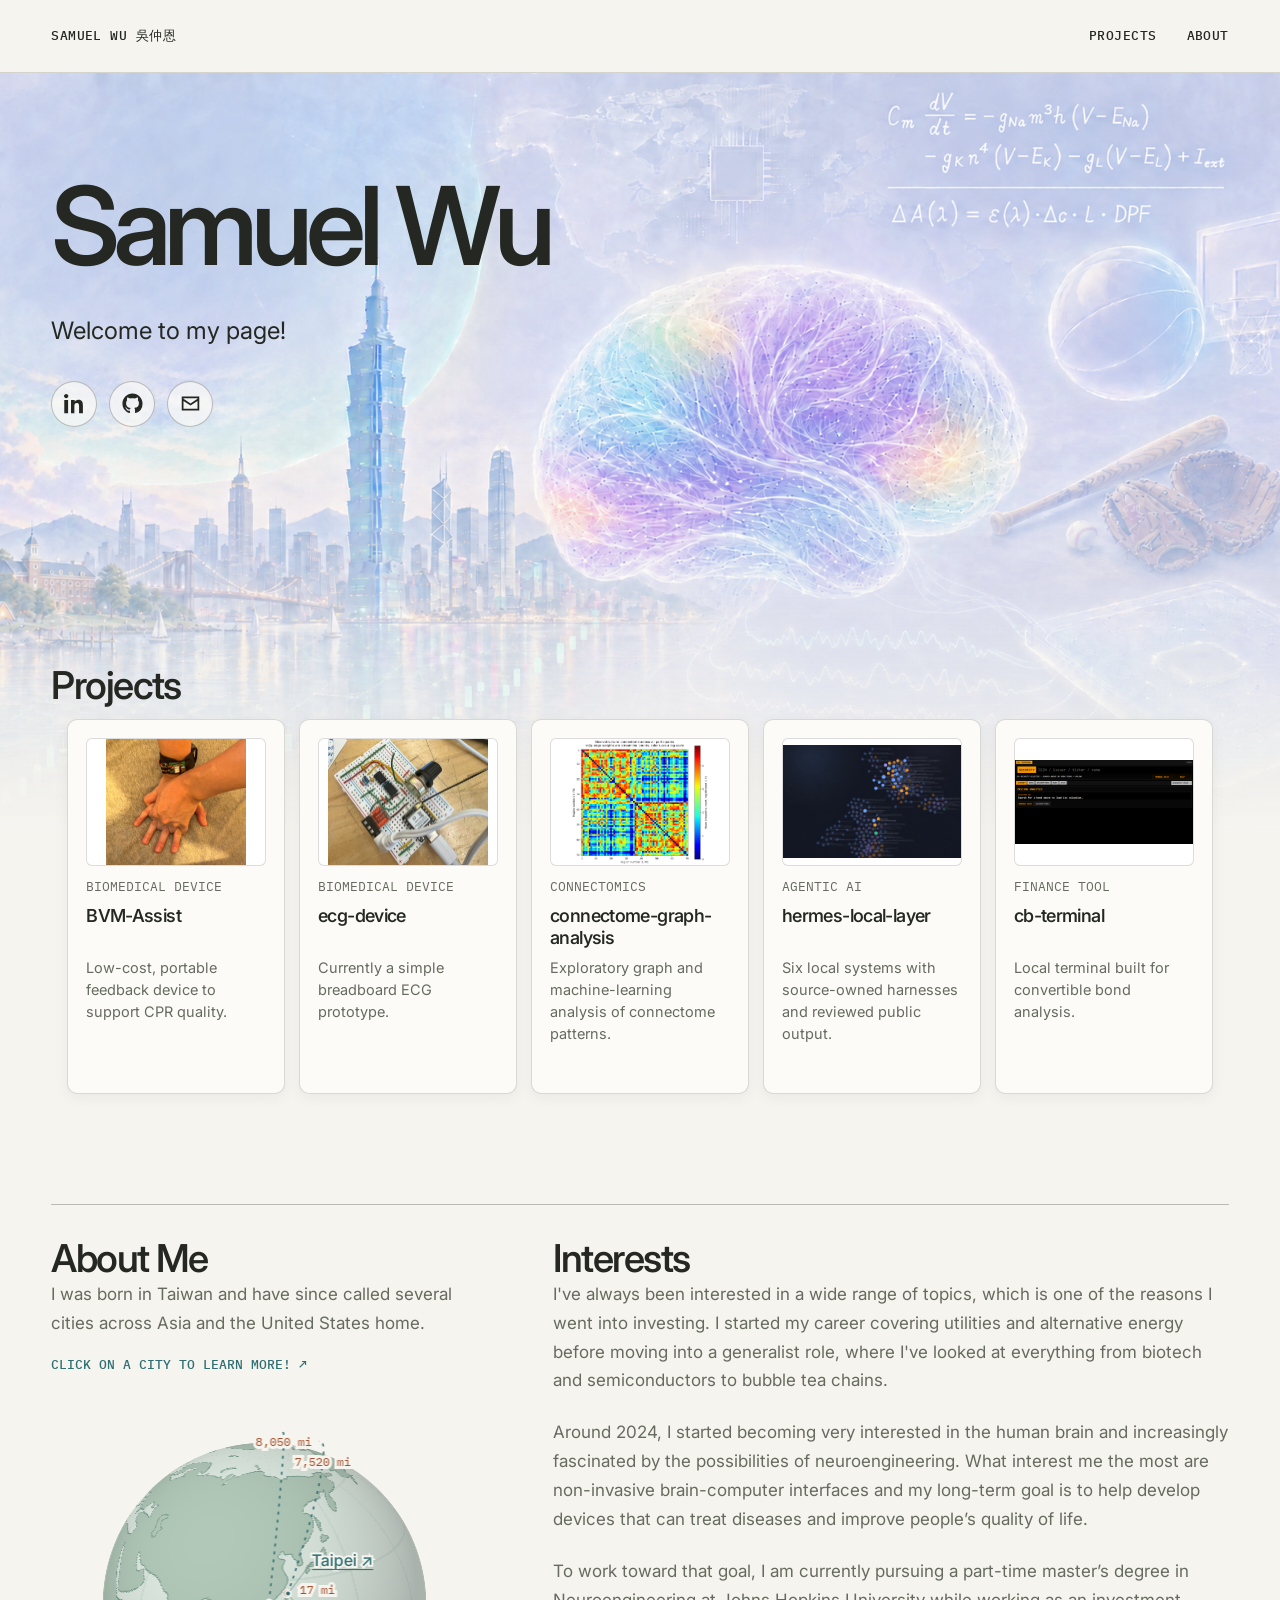
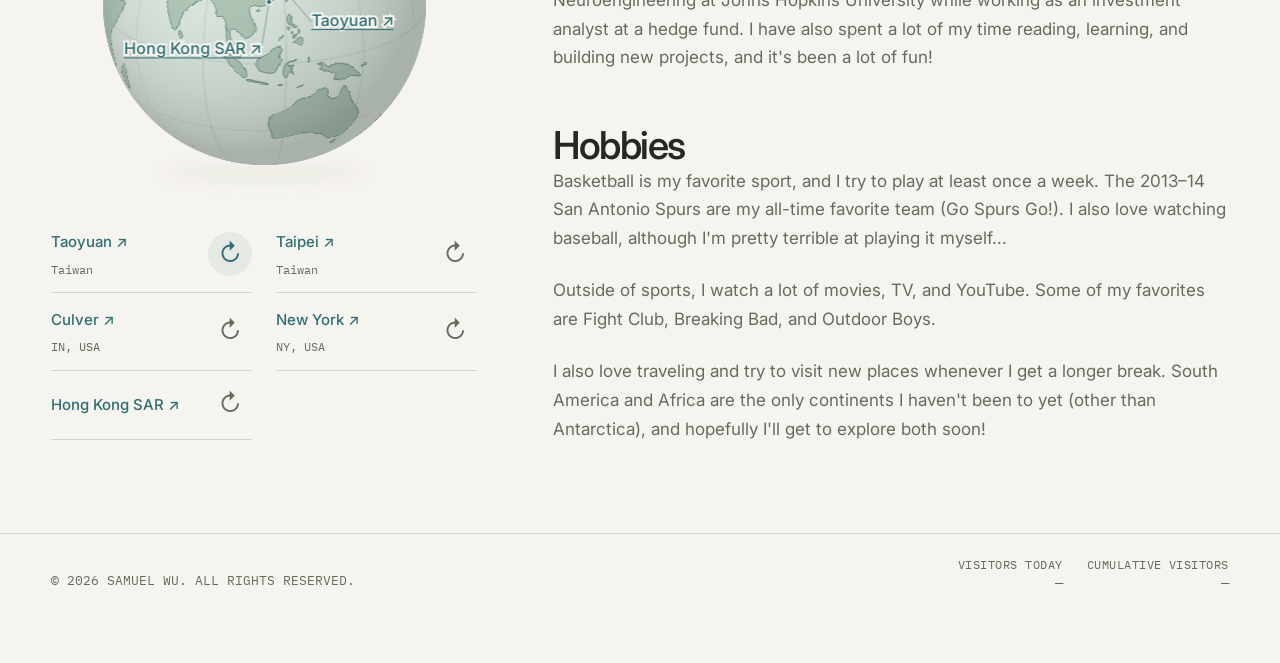
<file: index.html>
<!DOCTYPE html>
<html lang="en">
<head>
    <meta charset="UTF-8">
    <meta name="viewport" content="width=device-width, initial-scale=1.0">
    <meta name="description" content="Samuel Wu's projects, interests, and path from investing toward neurotechnology.">
    <title>Samuel Wu</title>
    <link rel="stylesheet" href="/project-pages.css?v=mobile-heading-space-20261014">
    <script src="/site-header.js" defer></script>
    <script src="/content-protection.js" defer></script>
    <script src="/visitor-counter.js" defer></script>
    <script src="/assets/globe-land.js?v=20261013" defer></script>
    <script src="/home-globe.js?v=short-hop-20261013" defer></script>
</head>
<body class="home-page">
    <a class="skip-link" href="#main-content">Skip to content</a>
    <header class="site-header" data-site-header data-page="home"></header>

    <main class="home-main" id="main-content">
        <header class="home-hero">
            <h1>Samuel Wu</h1>
            <p class="home-lead">Welcome to my page!</p>
            <nav class="social-links" aria-label="Social links">
                <a class="social-link" href="https://www.linkedin.com/in/samuelwu9/" aria-label="LinkedIn" title="LinkedIn" target="_blank" rel="noopener noreferrer">
                    <svg viewBox="0 0 24 24" aria-hidden="true">
                        <path d="M4.98 3.5C4.98 4.88 3.86 6 2.5 6S0 4.88 0 3.5 1.12 1 2.5 1s2.48 1.12 2.48 2.5zM.32 8.02h4.36V23H.32V8.02zM8.01 8.02h4.18v2.05h.06c.58-1.1 2-2.26 4.12-2.26 4.41 0 5.23 2.9 5.23 6.67V23h-4.36v-7.55c0-1.8-.03-4.12-2.51-4.12-2.52 0-2.9 1.96-2.9 3.99V23H8.01V8.02z"></path>
                    </svg>
                </a>
                <a class="social-link" href="https://github.com/samueljwu" aria-label="GitHub" title="GitHub" target="_blank" rel="noopener noreferrer">
                    <svg viewBox="0 0 24 24" aria-hidden="true">
                        <path d="M12 .5C5.65.5.5 5.65.5 12c0 5.09 3.29 9.4 7.86 10.93.58.1.79-.25.79-.56v-2.18c-3.2.7-3.87-1.36-3.87-1.36-.52-1.33-1.28-1.68-1.28-1.68-1.04-.71.08-.7.08-.7 1.15.08 1.76 1.19 1.76 1.19 1.03 1.75 2.7 1.25 3.35.95.1-.74.4-1.25.73-1.54-2.55-.29-5.23-1.28-5.23-5.69 0-1.26.45-2.29 1.18-3.1-.12-.29-.51-1.47.11-3.06 0 0 .96-.31 3.16 1.18.92-.26 1.9-.38 2.88-.39.98.01 1.96.13 2.88.39 2.2-1.49 3.16-1.18 3.16-1.18.62 1.59.23 2.77.11 3.06.74.81 1.18 1.84 1.18 3.1 0 4.42-2.69 5.39-5.25 5.68.41.36.78 1.06.78 2.14v3.18c0 .31.21.67.79.56A11.51 11.51 0 0 0 23.5 12C23.5 5.65 18.35.5 12 .5z"></path>
                    </svg>
                </a>
                <a class="social-link" href="mailto:samuelwuje@gmail.com" aria-label="Email Samuel" title="Email Samuel">
                    <svg viewBox="0 0 24 24" aria-hidden="true">
                        <path d="M2 4h20v16H2V4zm2 2v.6l8 5.3 8-5.3V6H4zm16 12V9l-8 5.3L4 9v9h16z"></path>
                    </svg>
                </a>
            </nav>
        </header>

        <div class="home-flow">
            <section class="home-block projects-block" aria-labelledby="projects-heading">
                <h2 id="projects-heading" class="home-section-heading">Projects</h2>
                <div class="projects-list">
                    <a class="project-link project-bvm" href="/projects/bvm-assist/"><span class="project-card">
                        <span class="project-media">
                            <img src="/projects/bvm-assist/images/thumbnail.jpg" alt="Hands in CPR compression position with the BVM-Assist feedback module worn on the wrist" width="2838" height="2559" loading="lazy" decoding="async">
                        </span>
                        <span class="project-copy">
                            <span class="project-type">Biomedical device</span>
                            <strong>BVM-Assist</strong>
                            <span class="project-description">Low-cost, portable feedback device to support CPR quality.</span>
                        </span>
                        <span class="project-cta">Explore <span aria-hidden="true">&rarr;</span></span>
                    </span></a>
                    <a class="project-link project-ecg" href="/projects/ecg-device/"><span class="project-card">
                        <span class="project-media">
                            <img src="/projects/ecg-device/images/thumbnail.jpg" alt="Breadboard prototype of the ECG device connected to a Seeed Studio microcontroller" width="1280" height="1011" loading="lazy" decoding="async">
                        </span>
                        <span class="project-copy">
                            <span class="project-type">Biomedical device</span>
                            <strong>ecg-device</strong>
                            <span class="project-description">Currently a simple breadboard ECG prototype.</span>
                        </span>
                        <span class="project-cta">Preview <span aria-hidden="true">&rarr;</span></span>
                    </span></a>
                    <a class="project-link project-connectome" href="/projects/connectome-graph-analysis/"><span class="project-card">
                        <span class="project-media">
                            <img src="/projects/connectome-graph-analysis/images/thumbnail.png" alt="Heatmap of the mean structural connectome across 70 Desikan brain regions" width="1348" height="1239" loading="lazy" decoding="async">
                        </span>
                        <span class="project-copy">
                            <span class="project-type">Connectomics</span>
                            <strong>connectome-graph-analysis</strong>
                            <span class="project-description">Exploratory graph and machine-learning analysis of connectome patterns.</span>
                        </span>
                        <span class="project-cta">Explore <span aria-hidden="true">&rarr;</span></span>
                    </span></a>
                    <a class="project-link project-hermes" href="/projects/hermes-local-layer/"><span class="project-card">
                        <span class="project-media">
                            <img src="/projects/hermes-local-layer/images/thumbnail-graph.png" alt="Semantic knowledge graph with blue, orange, purple, and green nodes on a dark background" width="1573" height="1000" loading="lazy" decoding="async">
                        </span>
                        <span class="project-copy">
                            <span class="project-type">Agentic AI</span>
                            <strong>hermes-local-layer</strong>
                            <span class="project-description">Six local systems with source-owned harnesses and reviewed public output.</span>
                        </span>
                        <span class="project-cta">Explore <span aria-hidden="true">&rarr;</span></span>
                    </span></a>
                    <a class="project-link project-cb" href="/projects/cb-terminal/"><span class="project-card">
                        <span class="project-media">
                            <img src="/projects/cb-terminal/images/thumbnail.png?v=0e5e01f458c4" alt="CB Terminal valuation workbench showing its assumptions interface" width="676" height="294" loading="lazy" decoding="async">
                        </span>
                        <span class="project-copy">
                            <span class="project-type">Finance tool</span>
                            <strong>cb-terminal</strong>
                            <span class="project-description">Local terminal built for convertible bond analysis.</span>
                        </span>
                        <span class="project-cta">Explore <span aria-hidden="true">&rarr;</span></span>
                    </span></a>
                </div>
            </section>

            <div class="personal-layout">
            <section id="about" class="home-block places-block" aria-labelledby="about-heading">
                <h2 id="about-heading" class="home-section-heading">About Me</h2>
                <div class="places-heading">
                    <p class="places-intro">I was born in Taiwan and have since called several cities across Asia and the United States home.</p>
                    <p class="map-hint">Click on a city to learn more! <span aria-hidden="true">&nearr;</span></p>
                </div>
                <div class="globe-stage">
                    <canvas class="city-globe" role="img" aria-label="Cities Samuel grew up in. Drag to spin and tilt the globe. Use the city buttons below to bring a city into view; city links open external pages.">A rough geographic path from Taoyuan to Taipei, Culver, New York, and Hong Kong, with approximate distances in miles. Each city is a link.</canvas>
                </div>
                <ul class="globe-cities" aria-label="Cities Samuel grew up in">
                    <li><div class="globe-city-copy"><a href="https://travel.tycg.gov.tw/en" aria-label="Taoyuan, Taiwan, opens external page" target="_blank" rel="noopener noreferrer">Taoyuan <span aria-hidden="true">&nearr;</span></a><span class="globe-city-region">Taiwan</span></div><button type="button" data-globe-city="0" aria-pressed="true" aria-label="Rotate globe to Taoyuan" title="Rotate globe to Taoyuan"><span aria-hidden="true">&#8635;</span></button></li>
                    <li><div class="globe-city-copy"><a href="https://www.youtube.com/watch?v=z_fY1pj1VBw" aria-label="Taipei, Taiwan, opens external page" target="_blank" rel="noopener noreferrer">Taipei <span aria-hidden="true">&nearr;</span></a><span class="globe-city-region">Taiwan</span></div><button type="button" data-globe-city="1" aria-pressed="false" aria-label="Rotate globe to Taipei" title="Rotate globe to Taipei"><span aria-hidden="true">&#8635;</span></button></li>
                    <li><div class="globe-city-copy"><a href="https://www.youtube.com/watch?v=gdHt6MVsCek" aria-label="Culver, Indiana, opens external page" target="_blank" rel="noopener noreferrer">Culver <span aria-hidden="true">&nearr;</span></a><span class="globe-city-region">IN, USA</span></div><button type="button" data-globe-city="2" aria-pressed="false" aria-label="Rotate globe to Culver" title="Rotate globe to Culver"><span aria-hidden="true">&#8635;</span></button></li>
                    <li><div class="globe-city-copy"><a href="https://www.youtube.com/watch?v=vk6014HuxcE" aria-label="New York, New York, opens external page" target="_blank" rel="noopener noreferrer">New York <span aria-hidden="true">&nearr;</span></a><span class="globe-city-region">NY, USA</span></div><button type="button" data-globe-city="3" aria-pressed="false" aria-label="Rotate globe to New York" title="Rotate globe to New York"><span aria-hidden="true">&#8635;</span></button></li>
                    <li><div class="globe-city-copy"><a href="https://www.imdb.com/title/tt0338564/" aria-label="Hong Kong SAR, opens external page" target="_blank" rel="noopener noreferrer">Hong Kong SAR <span aria-hidden="true">&nearr;</span></a></div><button type="button" data-globe-city="4" aria-pressed="false" aria-label="Rotate globe to Hong Kong SAR" title="Rotate globe to Hong Kong SAR"><span aria-hidden="true">&#8635;</span></button></li>
                </ul>
                <div class="sr-only globe-distances" aria-label="Approximate route distances"><span>17 mi</span><span>7,520 mi</span><span>648 mi</span><span>8,050 mi</span></div>
            </section>

            <section class="home-block curiosity-block" aria-labelledby="curiosity-heading">
                <h2 id="curiosity-heading" class="home-section-heading">Interests</h2>
                <div class="about-copy">
                    <p>I've always been interested in a wide range of topics, which is one of the reasons I went into investing. I started my career covering utilities and alternative energy before moving into a generalist role, where I've looked at everything from biotech and semiconductors to bubble tea chains.</p>
                    <p>Around 2024, I started becoming very interested in the human brain and increasingly fascinated by the possibilities of neuroengineering. What interest me the most are non-invasive brain-computer interfaces and my long-term goal is to help develop devices that can treat diseases and improve people&rsquo;s quality of life.</p>
                    <p>To work toward that goal, I am currently pursuing a part-time master&rsquo;s degree in Neuroengineering at Johns Hopkins University while working as an investment analyst at a hedge fund. I have also spent a lot of my time reading, learning, and building new projects, and it's been a lot of fun!</p>
                </div>
            </section>

            <section class="interests-grid" aria-labelledby="hobbies-heading">
                <article>
                    <h2 id="hobbies-heading" class="home-section-heading">Hobbies</h2>
                    <p>Basketball is my favorite sport, and I try to play at least once a week. The 2013&ndash;14 San Antonio Spurs are my all-time favorite team (Go Spurs Go!). I also love watching baseball, although I'm pretty terrible at playing it myself...</p>
                    <p>Outside of sports, I watch a lot of movies, TV, and YouTube. Some of my favorites are Fight Club, Breaking Bad, and Outdoor Boys.</p>
                    <p>I also love traveling and try to visit new places whenever I get a longer break. South America and Africa are the only continents I haven't been to yet (other than Antarctica), and hopefully I'll get to explore both soon!</p>
                </article>
            </section>
            </div>
        </div>

        <footer class="site-footer">
            <span class="footer-copyright">&copy; 2026 Samuel Wu. All rights reserved.</span>
            <dl class="visitor-stats" data-visitor-stats aria-label="Visitor counts" aria-live="polite">
                <div class="visitor-stat"><dt>Visitors today</dt><dd data-visitors-today>&mdash;</dd></div>
                <div class="visitor-stat"><dt>Cumulative visitors</dt><dd data-visitors-total>&mdash;</dd></div>
            </dl>
        </footer>
    </main>
</body>
</html>
</file>
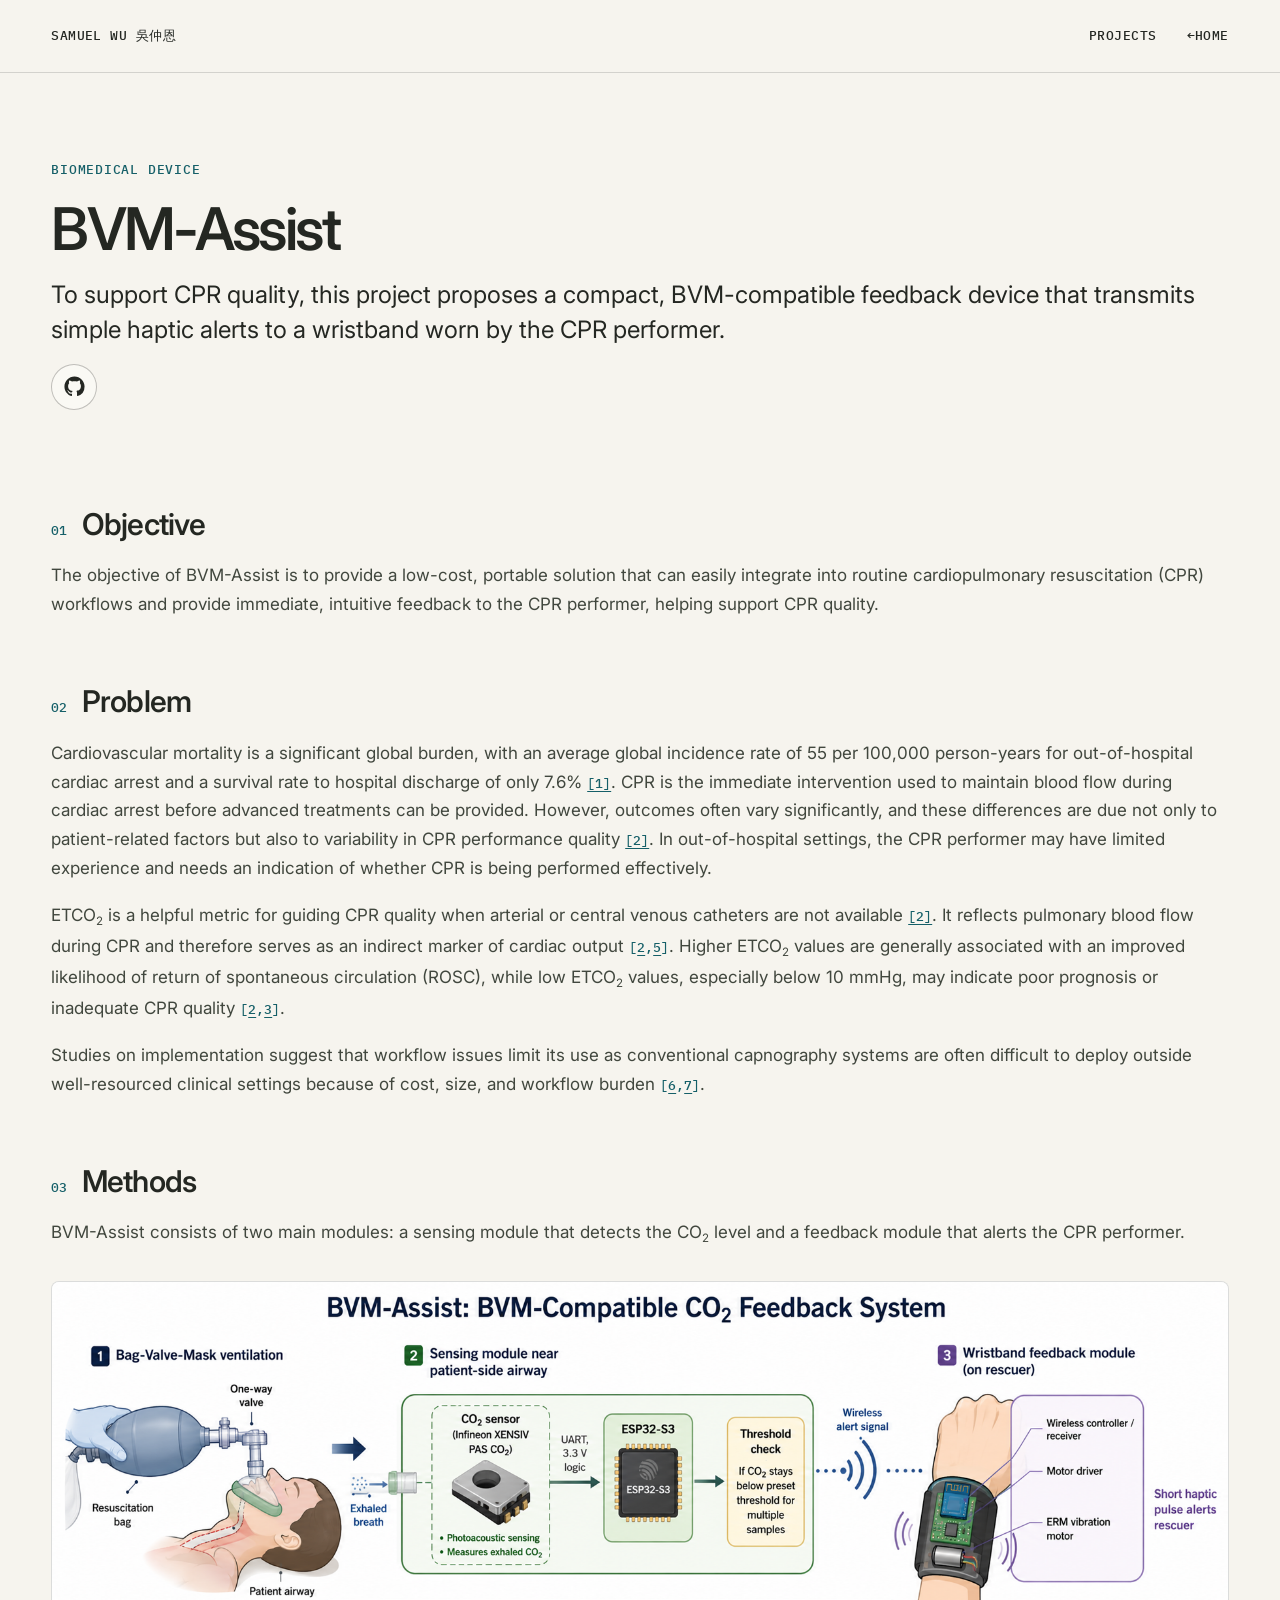
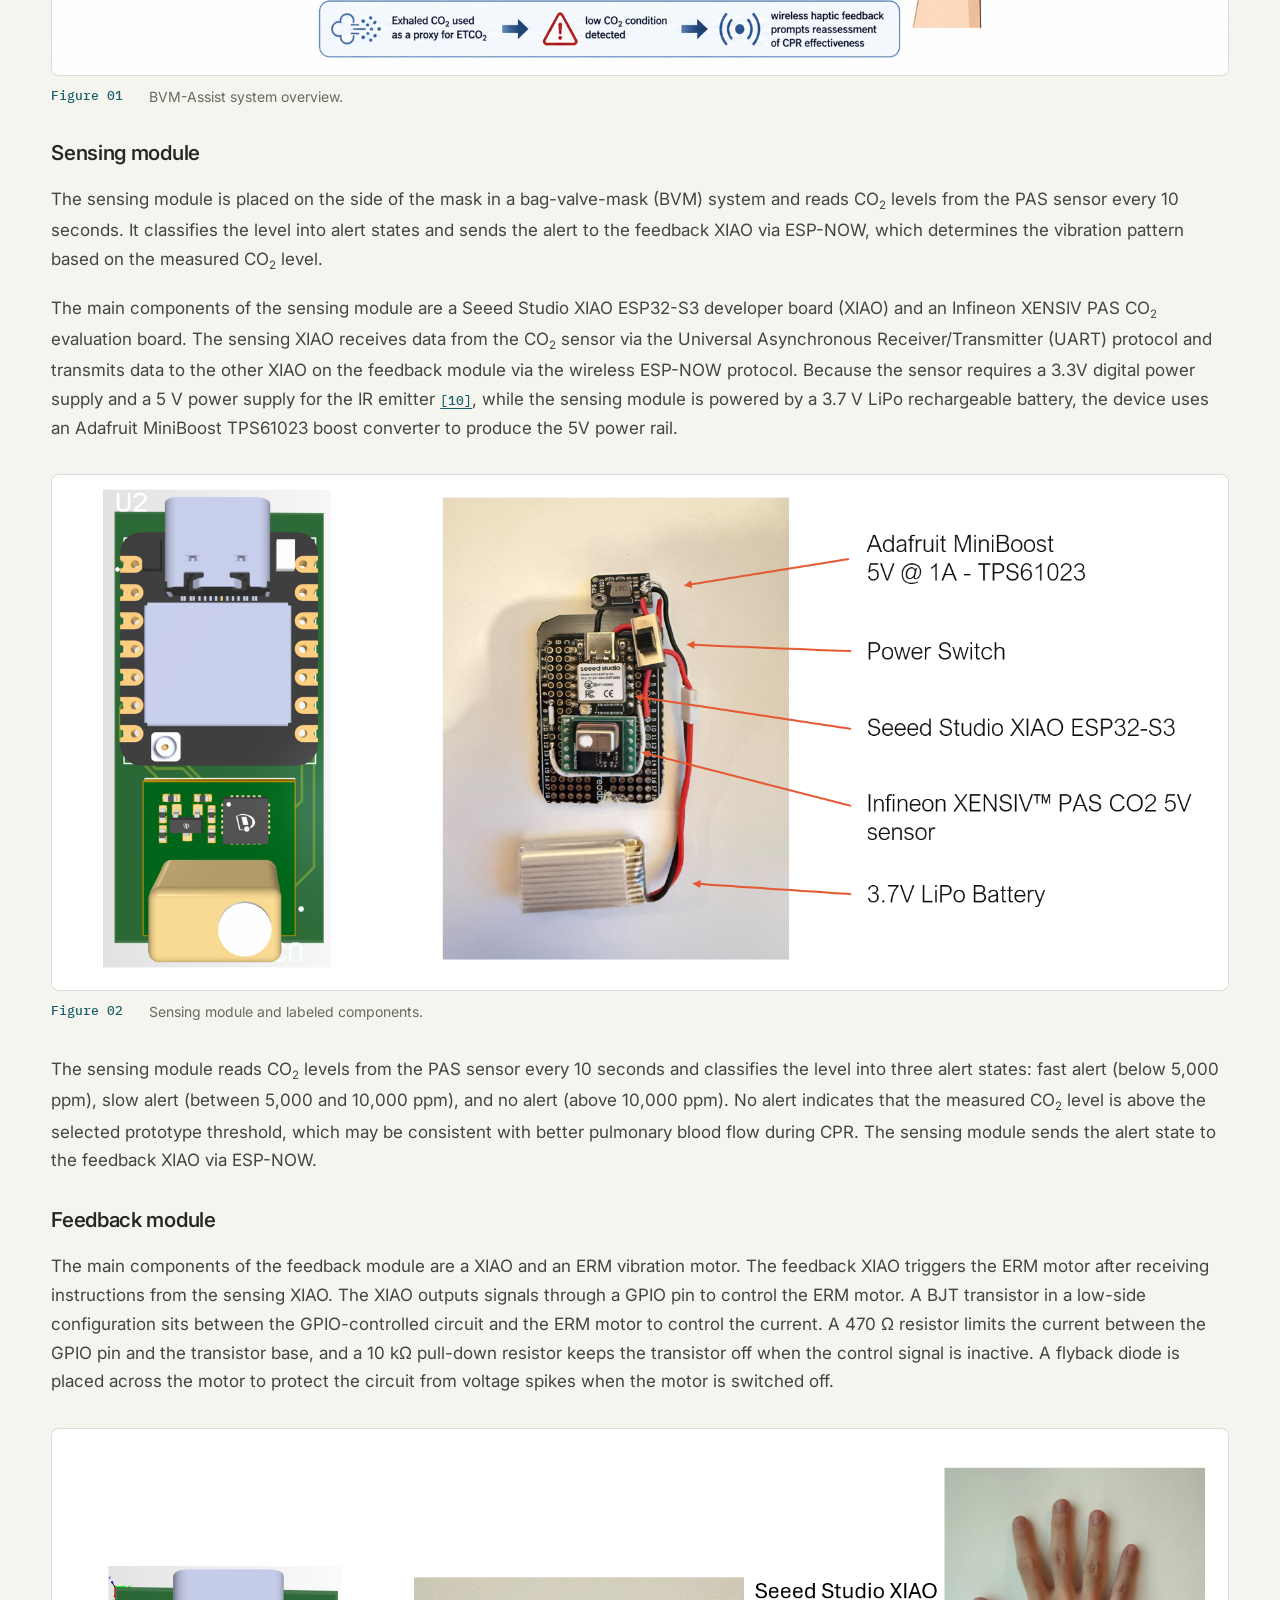
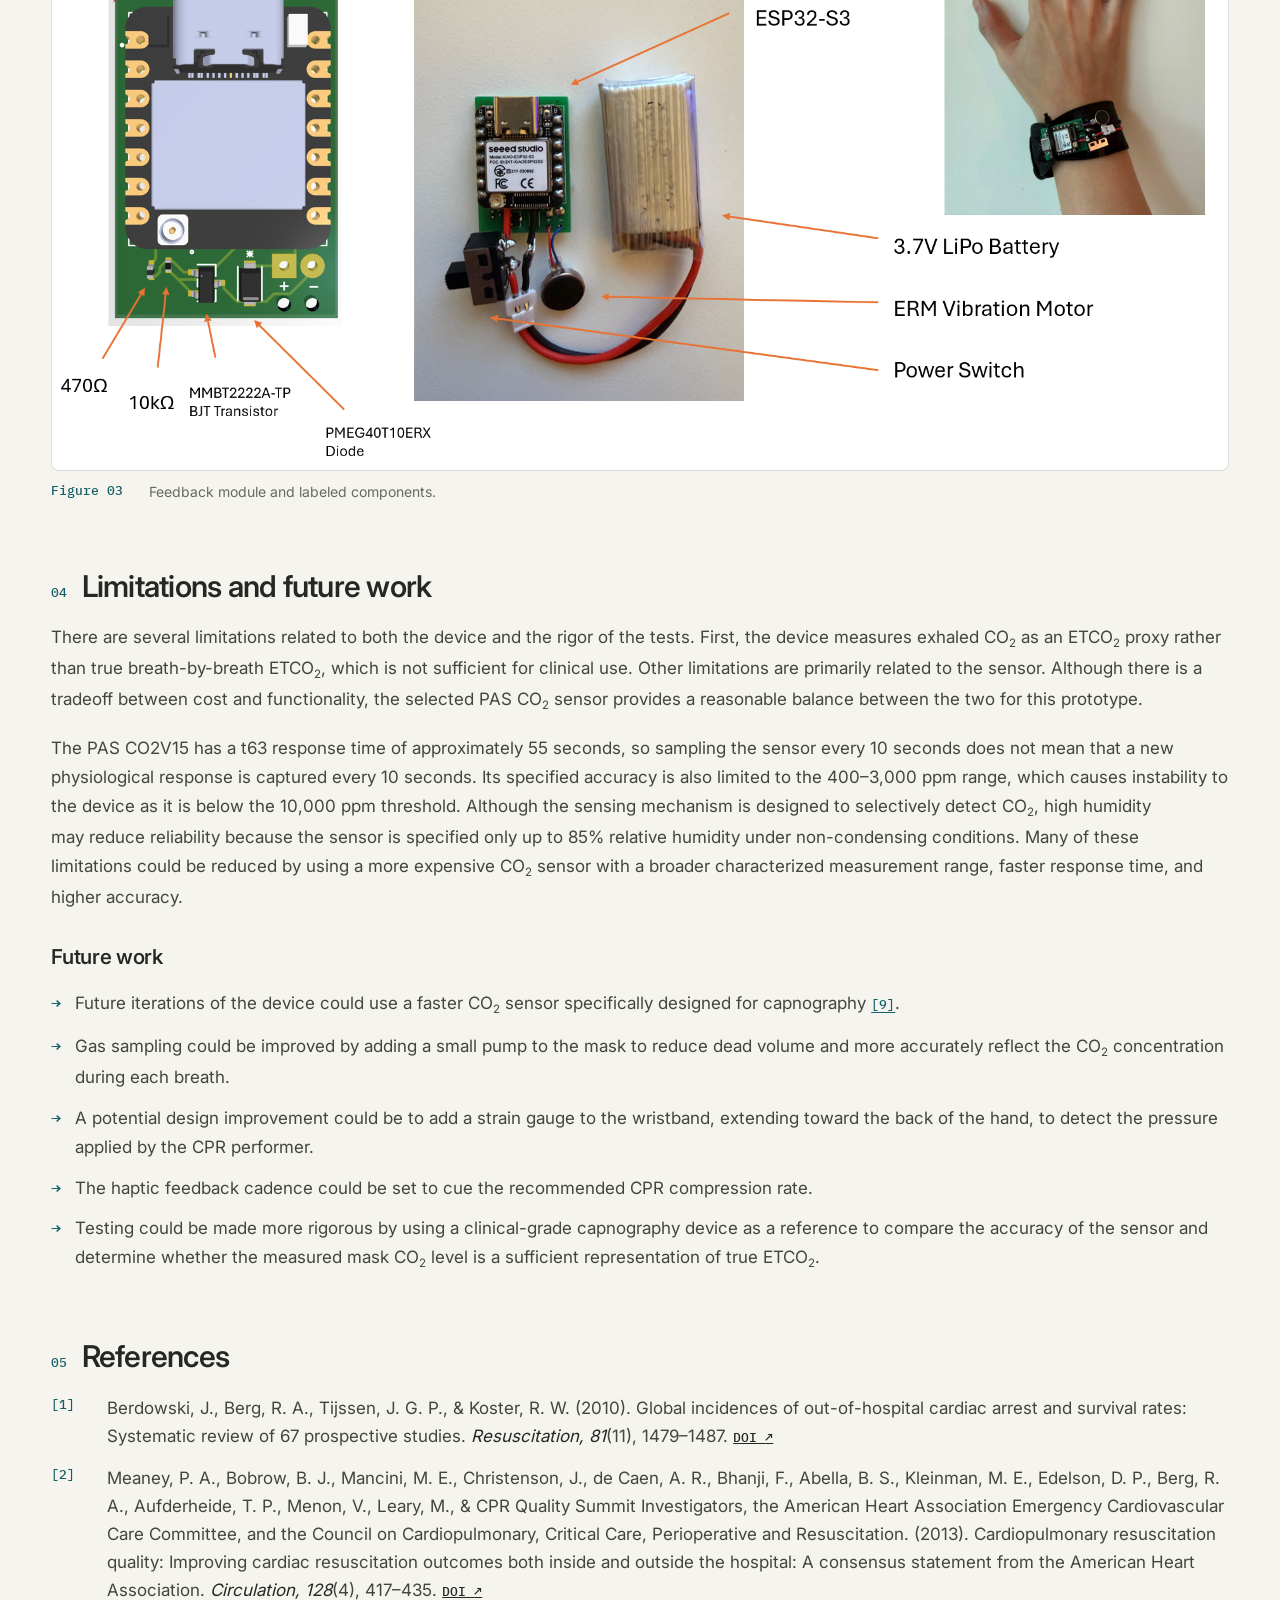
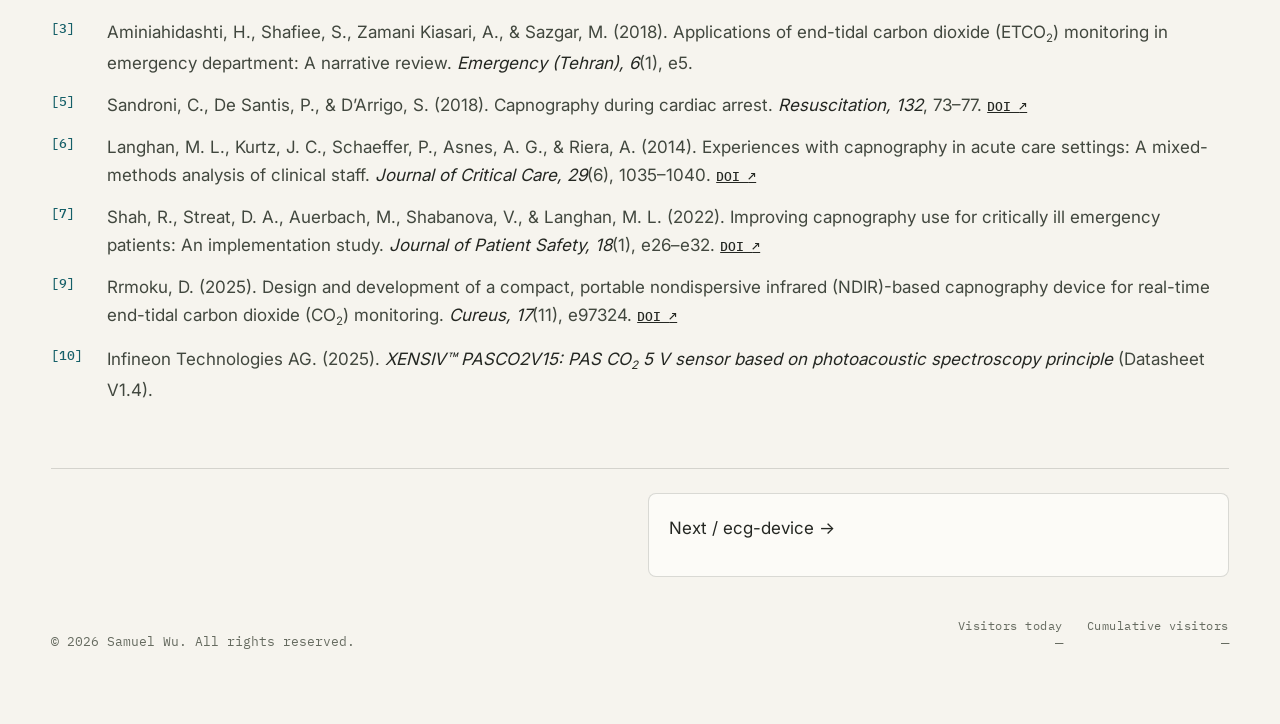
<file: projects/bvm-assist/index.html>
<!DOCTYPE html>
<html lang="en">
<head>
    <meta charset="UTF-8">
    <meta name="viewport" content="width=device-width, initial-scale=1.0">
    <meta name="description" content="BVM-Assist is designed to be lower-cost, more portable, and easier to integrate into routine CPR workflows.">
    <title>BVM-Assist | Samuel Wu</title>
    <link rel="stylesheet" href="/project-detail.css?v=light-github-icon-20261014">
    <script src="/site-header.js" defer></script>
    <script src="/content-protection.js" defer></script>
    <script src="/visitor-counter.js" defer></script>
</head>
<body class="project-body bvm-project">
    <a class="skip-link" href="#main-content">Skip to content</a>
    <header class="site-header" data-site-header></header>

    <main class="project-main" id="main-content">
        <article class="case-study">
            <header class="case-hero">
                <p class="eyebrow">Biomedical device</p>
                <h1>BVM-Assist</h1>
                <p class="project-lead">To support CPR quality, this project proposes a compact, BVM-compatible feedback device that transmits simple haptic alerts to a wristband worn by the CPR performer.</p>
                <div class="actions">
                    <a class="social-link" href="https://github.com/samueljwu/bvm-assist" aria-label="View BVM-Assist on GitHub" title="GitHub" target="_blank" rel="noopener noreferrer">
                        <svg viewBox="0 0 24 24" aria-hidden="true">
                            <path d="M12 .5C5.65.5.5 5.65.5 12c0 5.09 3.29 9.4 7.86 10.93.58.1.79-.25.79-.56v-2.18c-3.2.7-3.87-1.36-3.87-1.36-.52-1.33-1.28-1.68-1.28-1.68-1.04-.71.08-.7.08-.7 1.15.08 1.76 1.19 1.76 1.19 1.03 1.75 2.7 1.25 3.35.95.1-.74.4-1.25.73-1.54-2.55-.29-5.23-1.28-5.23-5.69 0-1.26.45-2.29 1.18-3.1-.12-.29-.51-1.47.11-3.06 0 0 .96-.31 3.16 1.18.92-.26 1.9-.38 2.88-.39.98.01 1.96.13 2.88.39 2.2-1.49 3.16-1.18 3.16-1.18.62 1.59.23 2.77.11 3.06.74.81 1.18 1.84 1.18 3.1 0 4.42-2.69 5.39-5.25 5.68.41.36.78 1.06.78 2.14v3.18c0 .31.21.67.79.56A11.51 11.51 0 0 0 23.5 12C23.5 5.65 18.35.5 12 .5z"></path>
                        </svg>
                    </a>
                </div>
            </header>

            <div class="case-content">
                <div class="content-main">
                    <section aria-labelledby="objective-heading">
                        <h2 id="objective-heading">Objective</h2>
                        <p>The objective of BVM-Assist is to provide a low-cost, portable solution that can easily integrate into routine cardiopulmonary resuscitation (CPR) workflows and provide immediate, intuitive feedback to the CPR performer, helping support CPR quality.</p>
                    </section>

                    <section aria-labelledby="problem-heading">
                        <h2 id="problem-heading">Problem</h2>
                        <p>Cardiovascular mortality is a significant global burden, with an average global incidence rate of 55 per 100,000 person-years for out-of-hospital cardiac arrest and a survival rate to hospital discharge of only 7.6% <a class="citation" href="#reference-1">[1]</a>. CPR is the immediate intervention used to maintain blood flow during cardiac arrest before advanced treatments can be provided. However, outcomes often vary significantly, and these differences are due not only to patient-related factors but also to variability in CPR performance quality <a class="citation" href="#reference-2">[2]</a>. In out-of-hospital settings, the CPR performer may have limited experience and needs an indication of whether CPR is being performed effectively.</p>
                        <p>ETCO<sub>2</sub> is a helpful metric for guiding CPR quality when arterial or central venous catheters are not available <a class="citation" href="#reference-2">[2]</a>. It reflects pulmonary blood flow during CPR and therefore serves as an indirect marker of cardiac output <span class="citation citation-group">[<a href="#reference-2">2</a>,<a href="#reference-5">5</a>]</span>. Higher ETCO<sub>2</sub> values are generally associated with an improved likelihood of return of spontaneous circulation (ROSC), while low ETCO<sub>2</sub> values, especially below 10 mmHg, may indicate poor prognosis or inadequate CPR quality <span class="citation citation-group">[<a href="#reference-2">2</a>,<a href="#reference-3">3</a>]</span>.</p>
                        <p>Studies on implementation suggest that workflow issues limit its use as conventional capnography systems are often difficult to deploy outside well-resourced clinical settings because of cost, size, and workflow burden <span class="citation citation-group">[<a href="#reference-6">6</a>,<a href="#reference-7">7</a>]</span>.</p>
                    </section>

                    <section aria-labelledby="methods-heading">
                        <h2 id="methods-heading">Methods</h2>
                        <p>BVM-Assist consists of two main modules: a sensing module that detects the CO<sub>2</sub> level and a feedback module that alerts the CPR performer.</p>
                        <figure class="analysis-figure figure-wide">
                            <img src="/projects/bvm-assist/images/system-overview.png" alt="Diagram showing a bag-valve-mask connected to a carbon dioxide sensing module that wirelessly sends alerts to a wrist-worn haptic feedback module" width="1801" height="601" loading="lazy" decoding="async">
                            <figcaption><span>Figure 01</span> BVM-Assist system overview.</figcaption>
                        </figure>

                        <h3 id="sensing-heading">Sensing module</h3>
                        <p>The sensing module is placed on the side of the mask in a bag-valve-mask (BVM) system and reads CO<sub>2</sub> levels from the PAS sensor every 10 seconds. It classifies the level into alert states and sends the alert to the feedback XIAO via ESP-NOW, which determines the vibration pattern based on the measured CO<sub>2</sub> level.</p>
                        <p>The main components of the sensing module are a Seeed Studio XIAO ESP32-S3 developer board (XIAO) and an Infineon XENSIV PAS CO<sub>2</sub> evaluation board. The sensing XIAO receives data from the CO<sub>2</sub> sensor via the Universal Asynchronous Receiver/Transmitter (UART) protocol and transmits data to the other XIAO on the feedback module via the wireless ESP-NOW protocol. Because the sensor requires a 3.3V digital power supply and a 5 V power supply for the IR emitter <a class="citation" href="#reference-10">[10]</a>, while the sensing module is powered by a 3.7 V LiPo rechargeable battery, the device uses an Adafruit MiniBoost TPS61023 boost converter to produce the 5V power rail.</p>
                        <figure class="analysis-figure figure-wide">
                            <img src="/projects/bvm-assist/images/sensing-module.png" alt="Annotated sensing module showing the XIAO ESP32-S3, Infineon PAS carbon dioxide sensor, boost converter, power switch, and LiPo battery" width="1773" height="776" loading="lazy" decoding="async">
                            <figcaption><span>Figure 02</span> Sensing module and labeled components.</figcaption>
                        </figure>
                        <p>The sensing module reads CO<sub>2</sub> levels from the PAS sensor every 10 seconds and classifies the level into three alert states: fast alert (below 5,000 ppm), slow alert (between 5,000 and 10,000 ppm), and no alert (above 10,000 ppm). No alert indicates that the measured CO<sub>2</sub> level is above the selected prototype threshold, which may be consistent with better pulmonary blood flow during CPR. The sensing module sends the alert state to the feedback XIAO via ESP-NOW.</p>

                        <h3 id="feedback-heading">Feedback module</h3>
                        <p>The main components of the feedback module are a XIAO and an ERM vibration motor. The feedback XIAO triggers the ERM motor after receiving instructions from the sensing XIAO. The XIAO outputs signals through a GPIO pin to control the ERM motor. A BJT transistor in a low-side configuration sits between the GPIO-controlled circuit and the ERM motor to control the current. A 470 &Omega; resistor limits the current between the GPIO pin and the transistor base, and a 10 k&Omega; pull-down resistor keeps the transistor off when the control signal is inactive. A flyback diode is placed across the motor to protect the circuit from voltage spikes when the motor is switched off.</p>
                        <figure class="analysis-figure figure-wide">
                            <img src="/projects/bvm-assist/images/feedback-module.png" alt="Annotated feedback module showing the XIAO ESP32-S3, vibration motor, battery, switch, transistor, diode, resistors, and wrist-worn assembly" width="1854" height="1011" loading="lazy" decoding="async">
                            <figcaption><span>Figure 03</span> Feedback module and labeled components.</figcaption>
                        </figure>
                    </section>

                    <section aria-labelledby="limitations-heading">
                        <h2 id="limitations-heading">Limitations and future work</h2>
                        <p>There are several limitations related to both the device and the rigor of the tests. First, the device measures exhaled CO<sub>2</sub> as an ETCO<sub>2</sub> proxy rather than true breath-by-breath ETCO<sub>2</sub>, which is not sufficient for clinical use. Other limitations are primarily related to the sensor. Although there is a tradeoff between cost and functionality, the selected PAS CO<sub>2</sub> sensor provides a reasonable balance between the two for this prototype.</p>
                        <p>The PAS CO2V15 has a t63 response time of approximately 55 seconds, so sampling the sensor every 10 seconds does not mean that a new physiological response is captured every 10 seconds. Its specified accuracy is also limited to the 400&ndash;3,000 ppm range, which causes instability to the device as it is below the 10,000 ppm threshold. Although the sensing mechanism is designed to selectively detect CO<sub>2</sub>, high humidity may reduce reliability because the sensor is specified only up to 85% relative humidity under non-condensing conditions. Many of these limitations could be reduced by using a more expensive CO<sub>2</sub> sensor with a broader characterized measurement range, faster response time, and higher accuracy.</p>
                        <h3>Future work</h3>
                        <ul class="feature-list">
                            <li>Future iterations of the device could use a faster CO<sub>2</sub> sensor specifically designed for capnography <a class="citation" href="#reference-9">[9]</a>.</li>
                            <li>Gas sampling could be improved by adding a small pump to the mask to reduce dead volume and more accurately reflect the CO<sub>2</sub> concentration during each breath.</li>
                            <li>A potential design improvement could be to add a strain gauge to the wristband, extending toward the back of the hand, to detect the pressure applied by the CPR performer.</li>
                            <li>The haptic feedback cadence could  be set to cue the recommended CPR compression rate.</li>
                            <li>Testing could be made more rigorous by using a clinical-grade capnography device as a reference to compare the accuracy of the sensor and determine whether the measured mask CO<sub>2</sub> level is a sufficient representation of true ETCO<sub>2</sub>.</li>
                        </ul>
                    </section>

                    <section aria-labelledby="references-heading">
                        <h2 id="references-heading">References</h2>
                        <ol class="reference-list">
                            <li id="reference-1"><span>[1]</span><p>Berdowski, J., Berg, R. A., Tijssen, J. G. P., &amp; Koster, R. W. (2010). Global incidences of out-of-hospital cardiac arrest and survival rates: Systematic review of 67 prospective studies. <cite>Resuscitation, 81</cite>(11), 1479&ndash;1487. <a href="https://doi.org/10.1016/j.resuscitation.2010.08.006">DOI <span aria-hidden="true">&nearr;</span></a></p></li>
                            <li id="reference-2"><span>[2]</span><p>Meaney, P. A., Bobrow, B. J., Mancini, M. E., Christenson, J., de Caen, A. R., Bhanji, F., Abella, B. S., Kleinman, M. E., Edelson, D. P., Berg, R. A., Aufderheide, T. P., Menon, V., Leary, M., &amp; CPR Quality Summit Investigators, the American Heart Association Emergency Cardiovascular Care Committee, and the Council on Cardiopulmonary, Critical Care, Perioperative and Resuscitation. (2013). Cardiopulmonary resuscitation quality: Improving cardiac resuscitation outcomes both inside and outside the hospital: A consensus statement from the American Heart Association. <cite>Circulation, 128</cite>(4), 417&ndash;435. <a href="https://doi.org/10.1161/CIR.0b013e31829d8654">DOI <span aria-hidden="true">&nearr;</span></a></p></li>
                            <li id="reference-3"><span>[3]</span><p>Aminiahidashti, H., Shafiee, S., Zamani Kiasari, A., &amp; Sazgar, M. (2018). Applications of end-tidal carbon dioxide (ETCO<sub>2</sub>) monitoring in emergency department: A narrative review. <cite>Emergency (Tehran), 6</cite>(1), e5.</p></li>
                            <li id="reference-5"><span>[5]</span><p>Sandroni, C., De Santis, P., &amp; D&rsquo;Arrigo, S. (2018). Capnography during cardiac arrest. <cite>Resuscitation, 132</cite>, 73&ndash;77. <a href="https://doi.org/10.1016/j.resuscitation.2018.08.018">DOI <span aria-hidden="true">&nearr;</span></a></p></li>
                            <li id="reference-6"><span>[6]</span><p>Langhan, M. L., Kurtz, J. C., Schaeffer, P., Asnes, A. G., &amp; Riera, A. (2014). Experiences with capnography in acute care settings: A mixed-methods analysis of clinical staff. <cite>Journal of Critical Care, 29</cite>(6), 1035&ndash;1040. <a href="https://doi.org/10.1016/j.jcrc.2014.06.021">DOI <span aria-hidden="true">&nearr;</span></a></p></li>
                            <li id="reference-7"><span>[7]</span><p>Shah, R., Streat, D. A., Auerbach, M., Shabanova, V., &amp; Langhan, M. L. (2022). Improving capnography use for critically ill emergency patients: An implementation study. <cite>Journal of Patient Safety, 18</cite>(1), e26&ndash;e32. <a href="https://doi.org/10.1097/PTS.0000000000000683">DOI <span aria-hidden="true">&nearr;</span></a></p></li>
                            <li id="reference-9"><span>[9]</span><p>Rrmoku, D. (2025). Design and development of a compact, portable nondispersive infrared (NDIR)-based capnography device for real-time end-tidal carbon dioxide (CO<sub>2</sub>) monitoring. <cite>Cureus, 17</cite>(11), e97324. <a href="https://doi.org/10.7759/cureus.97324">DOI <span aria-hidden="true">&nearr;</span></a></p></li>
                            <li id="reference-10"><span>[10]</span><p>Infineon Technologies AG. (2025). <cite>XENSIV&trade; PASCO2V15: PAS CO<sub>2</sub> 5 V sensor based on photoacoustic spectroscopy principle</cite> (Datasheet V1.4).</p></li>
                        </ol>
                    </section>
                </div>
            </div>

            <nav class="project-switcher project-switcher-first" aria-label="Project navigation">
                <a class="project-next" href="/projects/ecg-device/">Next / ecg-device <span aria-hidden="true">&rarr;</span></a>
            </nav>
        </article>
        <footer class="site-footer">
            <span class="footer-copyright">&copy; 2026 Samuel Wu. All rights reserved.</span>
            <dl class="visitor-stats" data-visitor-stats aria-label="Visitor counts" aria-live="polite">
                <div class="visitor-stat"><dt>Visitors today</dt><dd data-visitors-today>&mdash;</dd></div>
                <div class="visitor-stat"><dt>Cumulative visitors</dt><dd data-visitors-total>&mdash;</dd></div>
            </dl>
        </footer>
    </main>
</body>
</html>
</file>
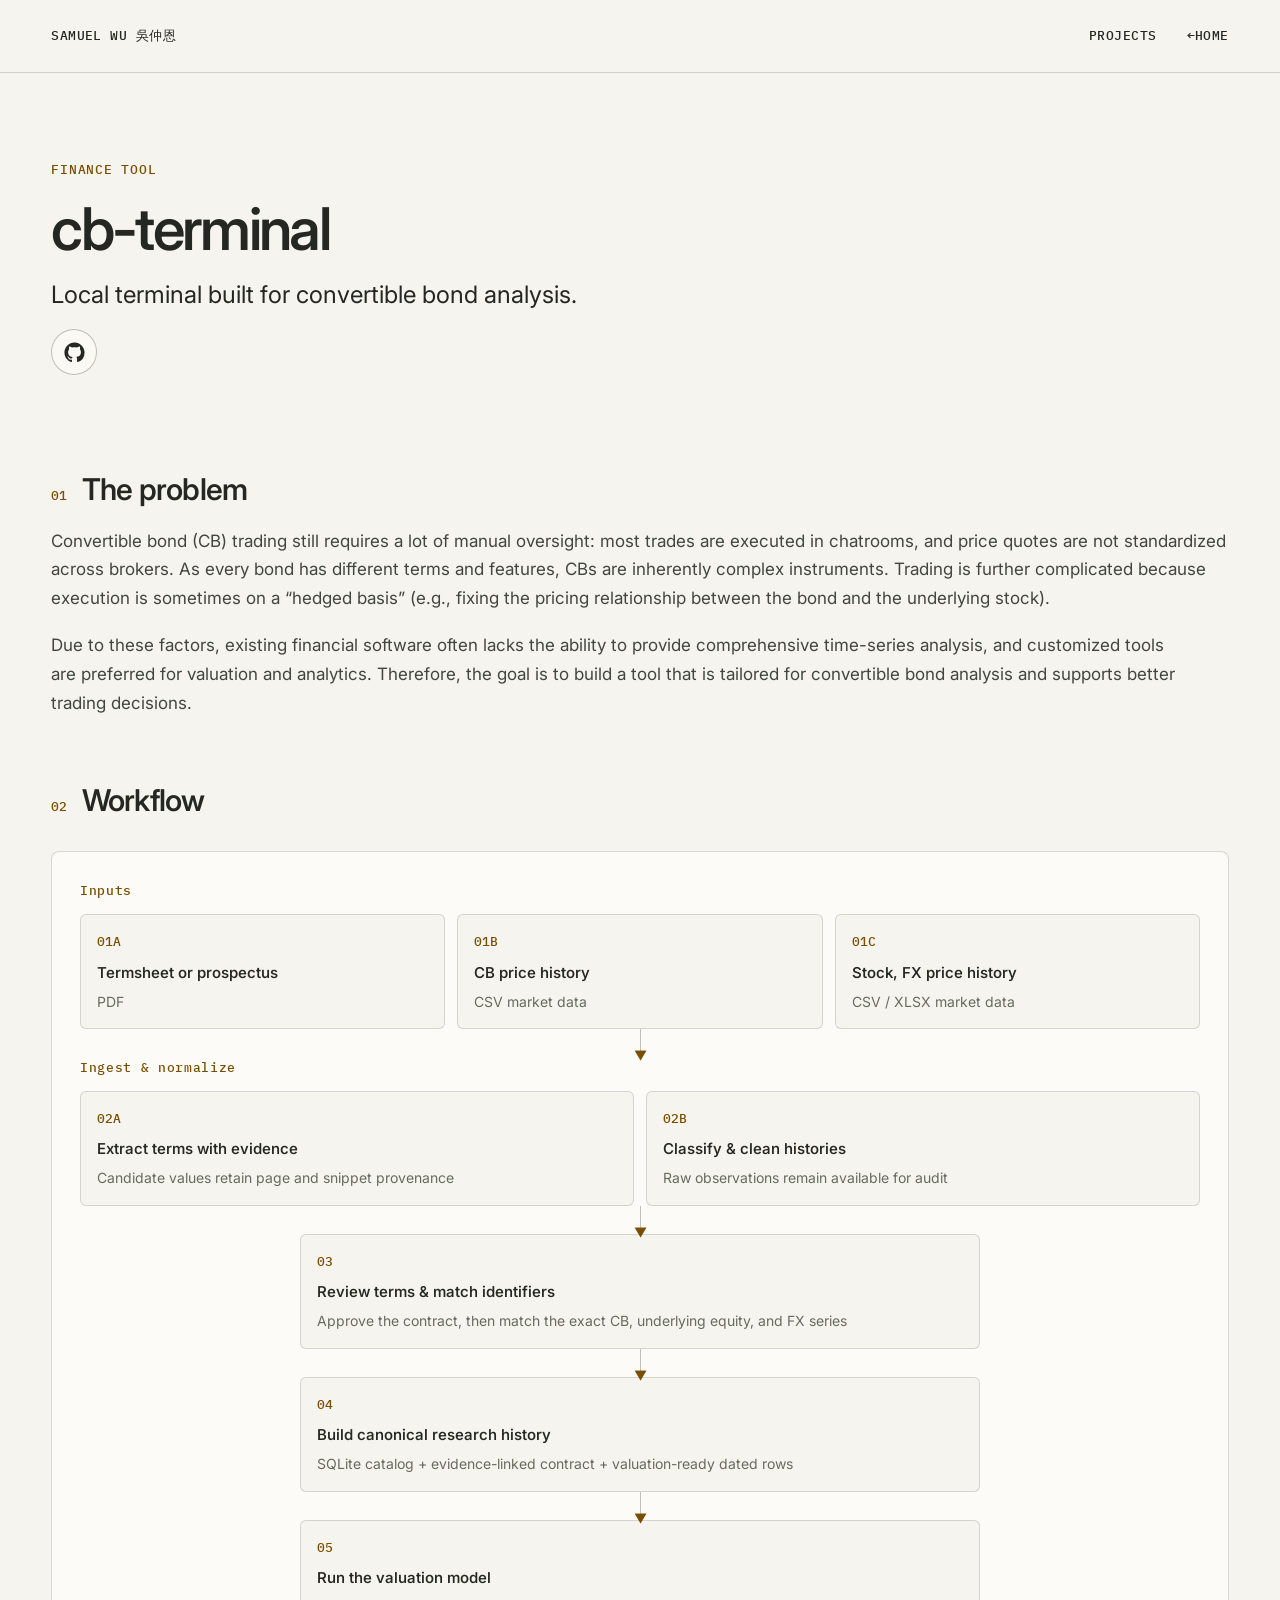
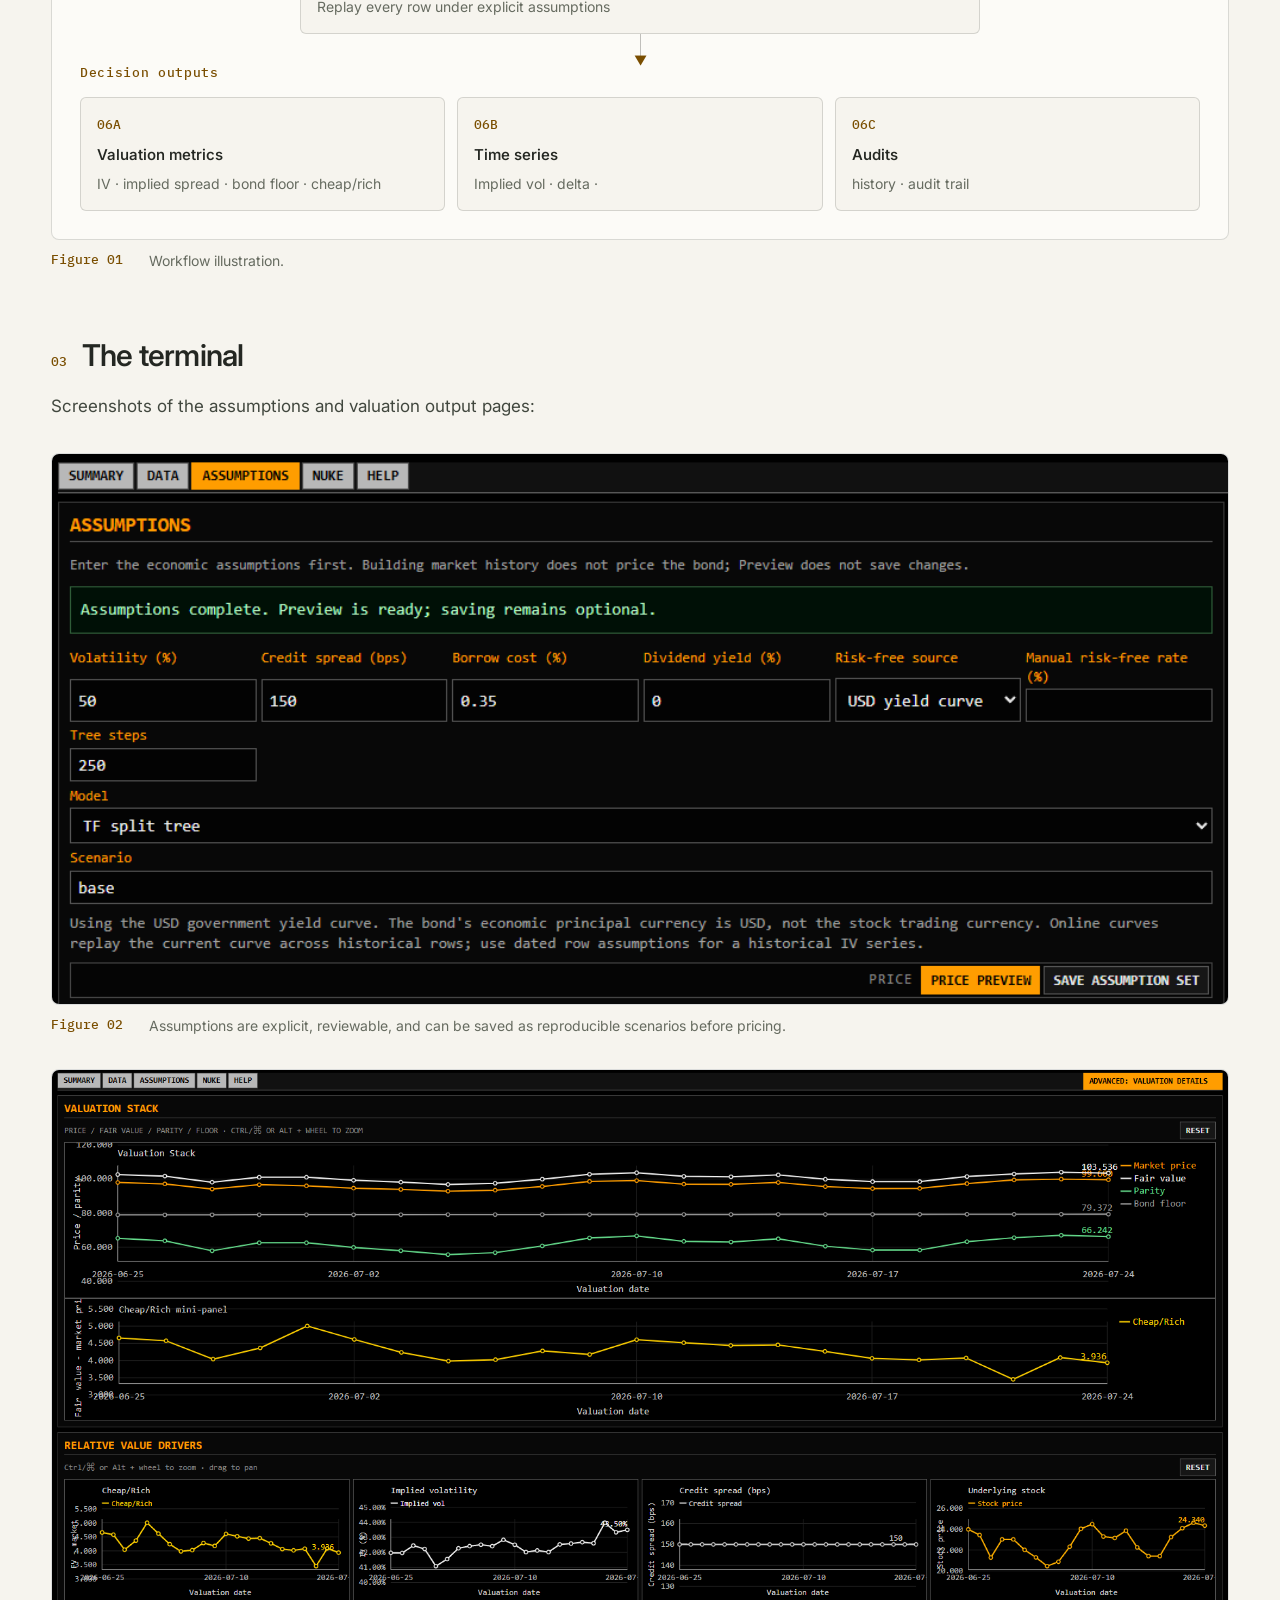
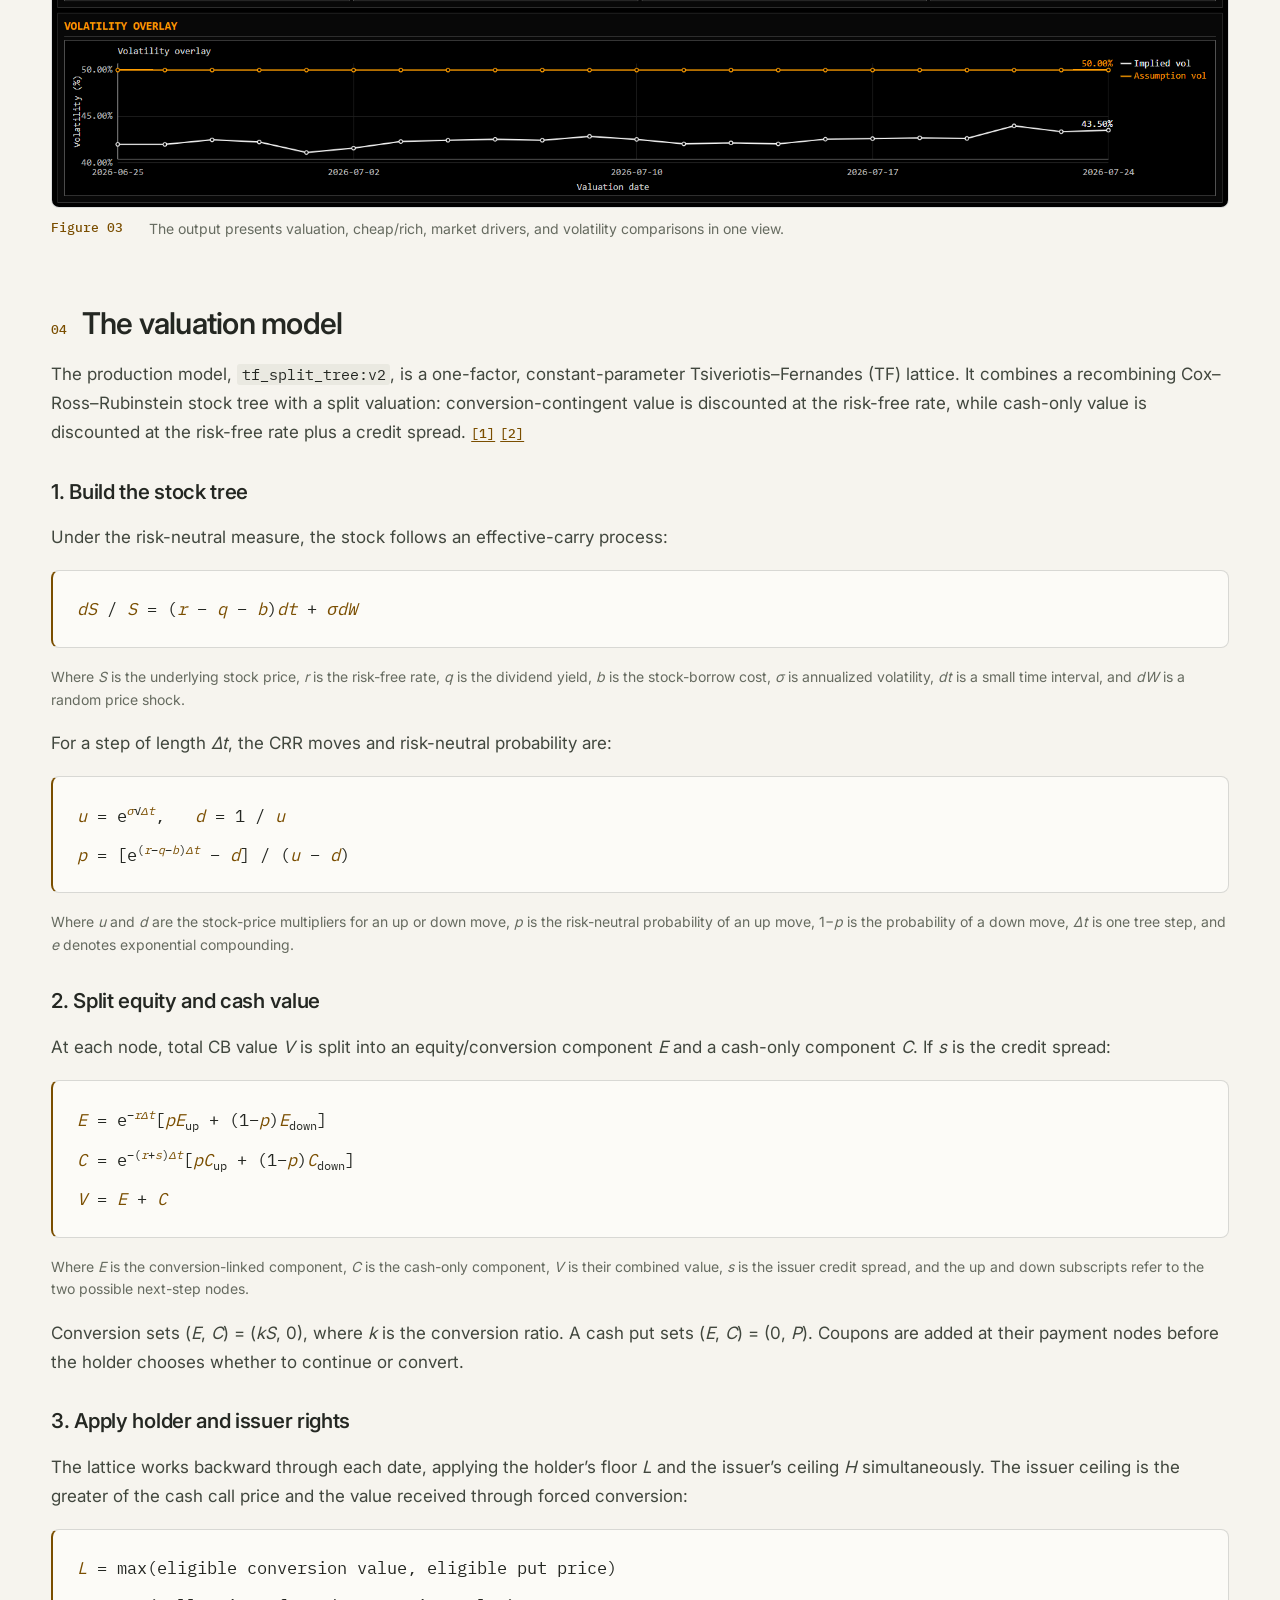
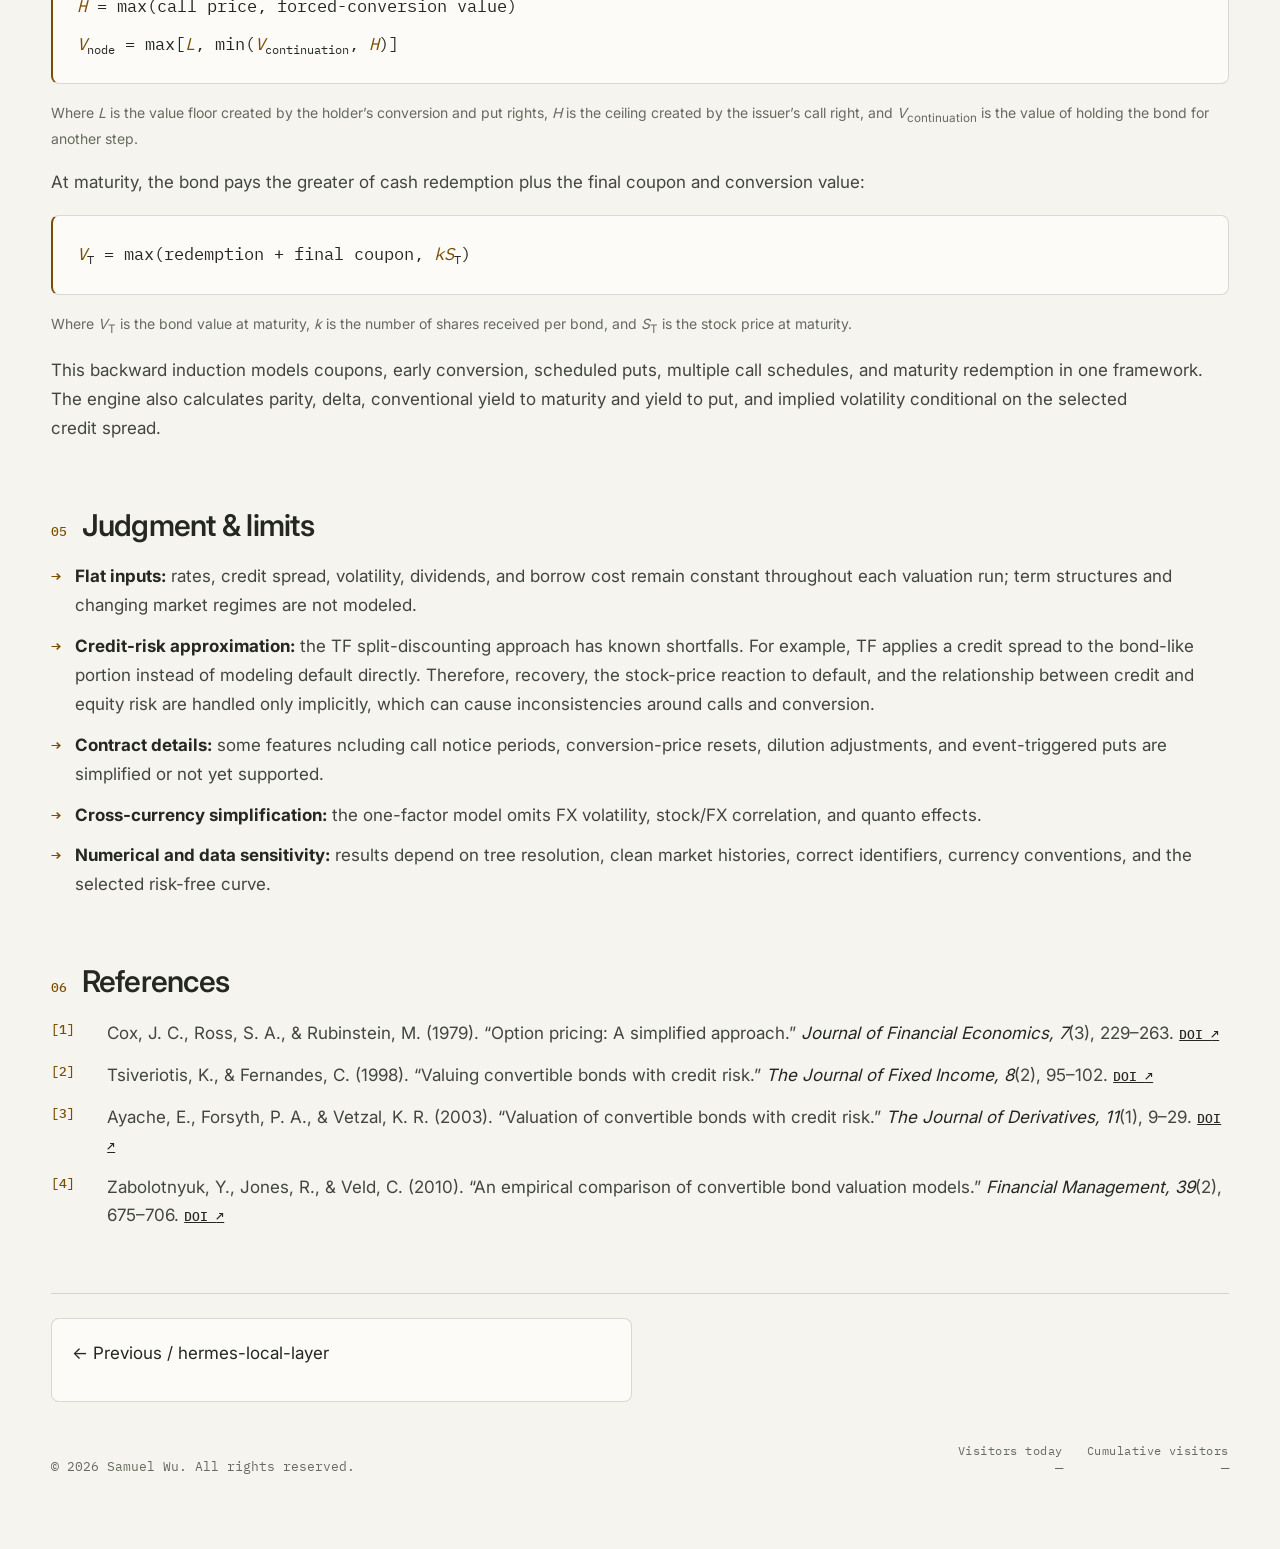
<file: projects/cb-terminal/index.html>
<!DOCTYPE html>
<html lang="en">
<head>
    <meta charset="UTF-8">
    <meta name="viewport" content="width=device-width, initial-scale=1.0">
    <meta name="description" content="CB Terminal is a local terminal built for convertible bond analysis.">
    <title>CB Terminal | Samuel Wu</title>
    <link rel="stylesheet" href="/project-detail.css?v=light-github-icon-20261014">
    <script src="/site-header.js" defer></script>
    <script src="/content-protection.js" defer></script>
    <script src="/visitor-counter.js" defer></script>
</head>
<body class="project-body cb-project">
    <a class="skip-link" href="#main-content">Skip to content</a>
    <header class="site-header" data-site-header></header>

    <main class="project-main" id="main-content">
        <article class="case-study">
            <header class="case-hero">
                <p class="eyebrow">Finance tool</p>
                <h1>cb-terminal</h1>
                <p class="project-lead">Local terminal built for convertible bond analysis.</p>
                <div class="actions">
                    <a class="social-link" href="https://github.com/samueljwu/cb-terminal" aria-label="View cb-terminal on GitHub" title="GitHub" target="_blank" rel="noopener noreferrer">
                        <svg viewBox="0 0 24 24" aria-hidden="true">
                            <path d="M12 .5C5.65.5.5 5.65.5 12c0 5.09 3.29 9.4 7.86 10.93.58.1.79-.25.79-.56v-2.18c-3.2.7-3.87-1.36-3.87-1.36-.52-1.33-1.28-1.68-1.28-1.68-1.04-.71.08-.7.08-.7 1.15.08 1.76 1.19 1.76 1.19 1.03 1.75 2.7 1.25 3.35.95.1-.74.4-1.25.73-1.54-2.55-.29-5.23-1.28-5.23-5.69 0-1.26.45-2.29 1.18-3.1-.12-.29-.51-1.47.11-3.06 0 0 .96-.31 3.16 1.18.92-.26 1.9-.38 2.88-.39.98.01 1.96.13 2.88.39 2.2-1.49 3.16-1.18 3.16-1.18.62 1.59.23 2.77.11 3.06.74.81 1.18 1.84 1.18 3.1 0 4.42-2.69 5.39-5.25 5.68.41.36.78 1.06.78 2.14v3.18c0 .31.21.67.79.56A11.51 11.51 0 0 0 23.5 12C23.5 5.65 18.35.5 12 .5z"></path>
                        </svg>
                    </a>
                </div>
            </header>

            <div class="case-content">
                <div class="content-main">
                    <section aria-labelledby="problem-heading">
                        <h2 id="problem-heading">The problem</h2>
                        <p>Convertible bond (CB) trading still requires a lot of manual oversight: most trades are executed in chatrooms, and price quotes are not standardized across brokers. As every bond has different terms and features, CBs are inherently complex instruments. Trading is further complicated because execution is sometimes on a “hedged basis” (e.g., fixing the pricing relationship between the bond and the underlying stock).</p>
                        <p>Due to these factors, existing financial software often lacks the ability to provide comprehensive time-series analysis, and customized tools are preferred for valuation and analytics. Therefore, the goal is to build a tool that is tailored for convertible bond analysis and supports better trading decisions.</p>
                    </section>

                    <section aria-labelledby="workflow-heading">
                        <h2 id="workflow-heading">Workflow</h2>
                        <figure class="analysis-figure workflow-figure">
                            <div class="workflow-graph" role="img" aria-label="CB Terminal workflow from source documents and market data through review, storage, valuation, and analysis">
                                <div class="workflow-stage">
                                    <p class="workflow-label">Inputs</p>
                                    <div class="workflow-branches workflow-branches-three">
                                        <div class="workflow-node">
                                            <span>01A</span>
                                            <strong>Termsheet or prospectus</strong>
                                            <small>PDF</small>
                                        </div>
                                        <div class="workflow-node">
                                            <span>01B</span>
                                            <strong>CB price history</strong>
                                            <small>CSV market data</small>
                                        </div>
                                        <div class="workflow-node">
                                            <span>01C</span>
                                            <strong>Stock, FX price history</strong>
                                            <small>CSV / XLSX market data</small>
                                        </div>
                                    </div>
                                </div>

                                <div class="workflow-connector" aria-hidden="true"></div>

                                <div class="workflow-stage">
                                    <p class="workflow-label">Ingest &amp; normalize</p>
                                    <div class="workflow-branches">
                                        <div class="workflow-node">
                                            <span>02A</span>
                                            <strong>Extract terms with evidence</strong>
                                            <small>Candidate values retain page and snippet provenance</small>
                                        </div>
                                        <div class="workflow-node">
                                            <span>02B</span>
                                            <strong>Classify &amp; clean histories</strong>
                                            <small>Raw observations remain available for audit</small>
                                        </div>
                                    </div>
                                </div>

                                <div class="workflow-connector" aria-hidden="true"></div>

                                <div class="workflow-node workflow-node-wide">
                                    <span>03</span>
                                    <strong>Review terms &amp; match identifiers</strong>
                                    <small>Approve the contract, then match the exact CB, underlying equity, and FX series</small>
                                </div>

                                <div class="workflow-connector" aria-hidden="true"></div>

                                <div class="workflow-node workflow-node-wide">
                                    <span>04</span>
                                    <strong>Build canonical research history</strong>
                                    <small>SQLite catalog + evidence-linked contract + valuation-ready dated rows</small>
                                </div>

                                <div class="workflow-connector" aria-hidden="true"></div>

                                <div class="workflow-node workflow-node-wide">
                                    <span>05</span>
                                    <strong>Run the valuation model</strong>
                                    <small>Replay every row under explicit assumptions</small>
                                </div>

                                <div class="workflow-connector" aria-hidden="true"></div>

                                <div class="workflow-stage">
                                    <p class="workflow-label">Decision outputs</p>
                                    <div class="workflow-branches workflow-branches-three">
                                        <div class="workflow-node">
                                            <span>06A</span>
                                            <strong>Valuation metrics</strong>
                                            <small>IV &middot; implied spread &middot; bond floor &middot; cheap/rich</small>
                                        </div>
                                        <div class="workflow-node">
                                            <span>06B</span>
                                            <strong>Time series</strong>
                                            <small>Implied vol &middot; delta &middot;</small>
                                        </div>
                                        <div class="workflow-node">
                                            <span>06C</span>
                                            <strong>Audits</strong>
                                            <small>history &middot; audit trail</small>
                                        </div>
                                    </div>
                                </div>
                            </div>
                            <figcaption><span>Figure 01</span> Workflow illustration.</figcaption>
                        </figure>
                    </section>

                    <section aria-labelledby="features-heading">
                        <h2 id="features-heading">The terminal</h2>
                        <p>Screenshots of the assumptions and valuation output pages:</p>
                        <figure class="analysis-figure product-figure">
                            <img src="/projects/cb-terminal/images/assumptions.png" alt="CB Terminal assumptions screen with volatility, credit spread, borrow cost, dividend yield, risk-free rate, model, and scenario inputs" width="988" height="509" loading="lazy" decoding="async">
                            <figcaption><span>Figure 02</span> Assumptions are explicit, reviewable, and can be saved as reproducible scenarios before pricing.</figcaption>
                        </figure>
                        <figure class="analysis-figure product-figure">
                            <img src="/projects/cb-terminal/images/output.png" alt="CB Terminal valuation output showing market price, fair value, parity, bond floor, relative-value drivers, and volatility charts" width="1731" height="1085" loading="lazy" decoding="async">
                            <figcaption><span>Figure 03</span> The output presents valuation, cheap/rich, market drivers, and volatility comparisons in one view.</figcaption>
                        </figure>
                    </section>

                    <section aria-labelledby="model-heading">
                        <h2 id="model-heading">The valuation model</h2>
                        <p>The production model, <code>tf_split_tree:v2</code>, is a one-factor, constant-parameter Tsiveriotis&ndash;Fernandes (TF) lattice. It combines a recombining Cox&ndash;Ross&ndash;Rubinstein stock tree with a split valuation: conversion-contingent value is discounted at the risk-free rate, while cash-only value is discounted at the risk-free rate plus a credit spread. <a class="citation" href="#ref-crr">[1]</a> <a class="citation" href="#ref-tf">[2]</a></p>

                        <h3>1. Build the stock tree</h3>
                        <p>Under the risk-neutral measure, the stock follows an effective-carry process:</p>
                        <div class="model-equation" role="math" aria-label="d S over S equals r minus q minus b, times d t, plus sigma d W">
                            <span><var>dS</var> / <var>S</var> = (<var>r</var> &minus; <var>q</var> &minus; <var>b</var>)<var>dt</var> + <var>&sigma;</var><var>dW</var></span>
                        </div>
                        <p class="equation-note">Where <var>S</var> is the underlying stock price, <var>r</var> is the risk-free rate, <var>q</var> is the dividend yield, <var>b</var> is the stock-borrow cost, <var>&sigma;</var> is annualized volatility, <var>dt</var> is a small time interval, and <var>dW</var> is a random price shock.</p>
                        <p>For a step of length <var>&Delta;t</var>, the CRR moves and risk-neutral probability are:</p>
                        <div class="model-equation model-equation-stack" role="math" aria-label="u equals exponential sigma square root delta t; d equals one over u; p equals exponential r minus q minus b times delta t minus d, divided by u minus d">
                            <span><var>u</var> = e<sup><var>&sigma;</var>&radic;<var>&Delta;t</var></sup>, &nbsp; <var>d</var> = 1 / <var>u</var></span>
                            <span><var>p</var> = [e<sup>(<var>r</var>&minus;<var>q</var>&minus;<var>b</var>)<var>&Delta;t</var></sup> &minus; <var>d</var>] / (<var>u</var> &minus; <var>d</var>)</span>
                        </div>
                        <p class="equation-note">Where <var>u</var> and <var>d</var> are the stock-price multipliers for an up or down move, <var>p</var> is the risk-neutral probability of an up move, 1&minus;<var>p</var> is the probability of a down move, <var>&Delta;t</var> is one tree step, and <var>e</var> denotes exponential compounding.</p>

                        <h3>2. Split equity and cash value</h3>
                        <p>At each node, total CB value <var>V</var> is split into an equity/conversion component <var>E</var> and a cash-only component <var>C</var>. If <var>s</var> is the credit spread:</p>
                        <div class="model-equation model-equation-stack" role="math" aria-label="E and C are discounted expected values; V equals E plus C">
                            <span><var>E</var> = e<sup>&minus;<var>r&Delta;t</var></sup>[<var>pE</var><sub>up</sub> + (1&minus;<var>p</var>)<var>E</var><sub>down</sub>]</span>
                            <span><var>C</var> = e<sup>&minus;(<var>r</var>+<var>s</var>)<var>&Delta;t</var></sup>[<var>pC</var><sub>up</sub> + (1&minus;<var>p</var>)<var>C</var><sub>down</sub>]</span>
                            <span><var>V</var> = <var>E</var> + <var>C</var></span>
                        </div>
                        <p class="equation-note">Where <var>E</var> is the conversion-linked component, <var>C</var> is the cash-only component, <var>V</var> is their combined value, <var>s</var> is the issuer credit spread, and the up and down subscripts refer to the two possible next-step nodes.</p>
                        <p>Conversion sets (<var>E</var>, <var>C</var>) = (<var>kS</var>, 0), where <var>k</var> is the conversion ratio. A cash put sets (<var>E</var>, <var>C</var>) = (0, <var>P</var>). Coupons are added at their payment nodes before the holder chooses whether to continue or convert.</p>

                        <h3>3. Apply holder and issuer rights</h3>
                        <p>The lattice works backward through each date, applying the holder&rsquo;s floor <var>L</var> and the issuer&rsquo;s ceiling <var>H</var> simultaneously. The issuer ceiling is the greater of the cash call price and the value received through forced conversion:</p>
                        <div class="model-equation model-equation-stack" role="math" aria-label="L equals the maximum of eligible conversion value and eligible put price; H equals the maximum of call price and forced conversion value; node value equals the maximum of L and the minimum of continuation value and H">
                            <span><var>L</var> = max(eligible conversion value, eligible put price)</span>
                            <span><var>H</var> = max(call price, forced-conversion value)</span>
                            <span><var>V</var><sub>node</sub> = max[<var>L</var>, min(<var>V</var><sub>continuation</sub>, <var>H</var>)]</span>
                        </div>
                        <p class="equation-note">Where <var>L</var> is the value floor created by the holder&rsquo;s conversion and put rights, <var>H</var> is the ceiling created by the issuer&rsquo;s call right, and <var>V</var><sub>continuation</sub> is the value of holding the bond for another step.</p>
                        <p>At maturity, the bond pays the greater of cash redemption plus the final coupon and conversion value:</p>
                        <div class="model-equation" role="math" aria-label="terminal value equals the maximum of redemption plus final coupon and conversion ratio times terminal stock price">
                            <span><var>V</var><sub>T</sub> = max(redemption + final coupon, <var>kS</var><sub>T</sub>)</span>
                        </div>
                        <p class="equation-note">Where <var>V</var><sub>T</sub> is the bond value at maturity, <var>k</var> is the number of shares received per bond, and <var>S</var><sub>T</sub> is the stock price at maturity.</p>
                        <p>This backward induction models coupons, early conversion, scheduled puts, multiple call schedules, and maturity redemption in one framework. The engine also calculates parity, delta, conventional yield to maturity and yield to put, and implied volatility conditional on the selected credit spread.</p>
                    </section>

                    <section aria-labelledby="limits-heading">
                        <h2 id="limits-heading">Judgment &amp; limits</h2>
                        <ul class="feature-list">
                            <li><strong>Flat inputs:</strong> rates, credit spread, volatility, dividends, and borrow cost remain constant throughout each valuation run; term structures and changing market regimes are not modeled.</li>
                            <li><strong>Credit-risk approximation:</strong> the TF split-discounting approach has known shortfalls. For example, TF applies a credit spread to the bond-like portion instead of modeling default directly. Therefore, recovery, the stock-price reaction to default, and the relationship between credit and equity risk are handled only implicitly, which can cause inconsistencies around calls and conversion.</li>
                            <li><strong>Contract details:</strong> some features ncluding call notice periods, conversion-price resets, dilution adjustments, and event-triggered puts are simplified or not yet supported.</li>
                            <li><strong>Cross-currency simplification:</strong> the one-factor model omits FX volatility, stock/FX correlation, and quanto effects.</li>
                            <li><strong>Numerical and data sensitivity:</strong> results depend on tree resolution, clean market histories, correct identifiers, currency conventions, and the selected risk-free curve.</li>
                        </ul>
                    </section>

                    <section aria-labelledby="references-heading">
                        <h2 id="references-heading">References</h2>
                        <ol class="reference-list">
                            <li id="ref-crr">
                                <span>[1]</span>
                                <p>Cox, J. C., Ross, S. A., &amp; Rubinstein, M. (1979). &ldquo;Option pricing: A simplified approach.&rdquo; <cite>Journal of Financial Economics, 7</cite>(3), 229&ndash;263. <a href="https://doi.org/10.1016/0304-405X(79)90015-1" target="_blank" rel="noopener noreferrer">DOI <span aria-hidden="true">&nearr;</span></a></p>
                            </li>
                            <li id="ref-tf">
                                <span>[2]</span>
                                <p>Tsiveriotis, K., &amp; Fernandes, C. (1998). &ldquo;Valuing convertible bonds with credit risk.&rdquo; <cite>The Journal of Fixed Income, 8</cite>(2), 95&ndash;102. <a href="https://doi.org/10.3905/jfi.1998.408243" target="_blank" rel="noopener noreferrer">DOI <span aria-hidden="true">&nearr;</span></a></p>
                            </li>
                            <li id="ref-afv">
                                <span>[3]</span>
                                <p>Ayache, E., Forsyth, P. A., &amp; Vetzal, K. R. (2003). &ldquo;Valuation of convertible bonds with credit risk.&rdquo; <cite>The Journal of Derivatives, 11</cite>(1), 9&ndash;29. <a href="https://doi.org/10.3905/jod.2003.319208" target="_blank" rel="noopener noreferrer">DOI <span aria-hidden="true">&nearr;</span></a></p>
                            </li>
                            <li id="ref-comparison">
                                <span>[4]</span>
                                <p>Zabolotnyuk, Y., Jones, R., &amp; Veld, C. (2010). &ldquo;An empirical comparison of convertible bond valuation models.&rdquo; <cite>Financial Management, 39</cite>(2), 675&ndash;706. <a href="https://doi.org/10.1111/j.1755-053X.2010.01088.x" target="_blank" rel="noopener noreferrer">DOI <span aria-hidden="true">&nearr;</span></a></p>
                            </li>
                        </ol>
                    </section>
                </div>
            </div>

            <nav class="project-switcher project-switcher-last" aria-label="Project navigation">
                <a class="project-previous" href="/projects/hermes-local-layer/"><span aria-hidden="true">&larr;</span> Previous / hermes-local-layer</a>
            </nav>
        </article>
        <footer class="site-footer">
            <span class="footer-copyright">&copy; 2026 Samuel Wu. All rights reserved.</span>
            <dl class="visitor-stats" data-visitor-stats aria-label="Visitor counts" aria-live="polite">
                <div class="visitor-stat"><dt>Visitors today</dt><dd data-visitors-today>&mdash;</dd></div>
                <div class="visitor-stat"><dt>Cumulative visitors</dt><dd data-visitors-total>&mdash;</dd></div>
            </dl>
        </footer>
    </main>
</body>
</html>
</file>
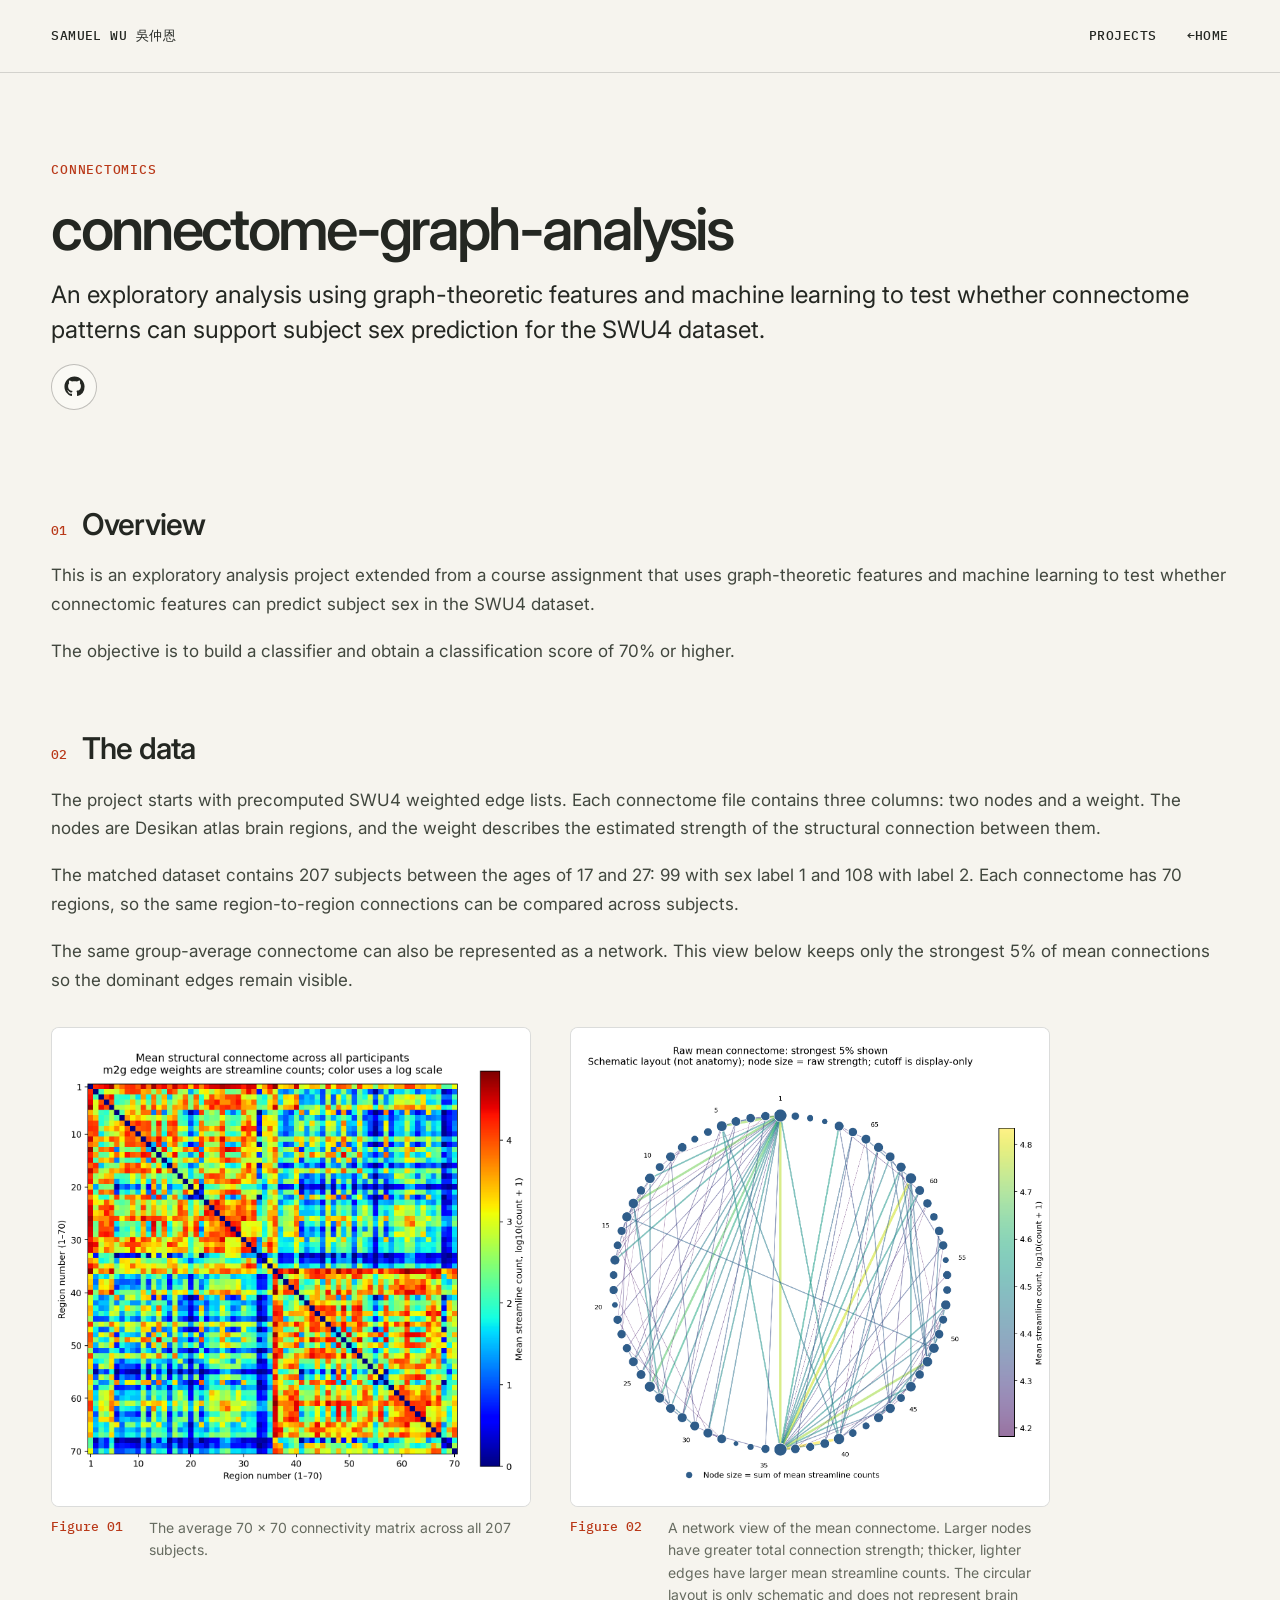
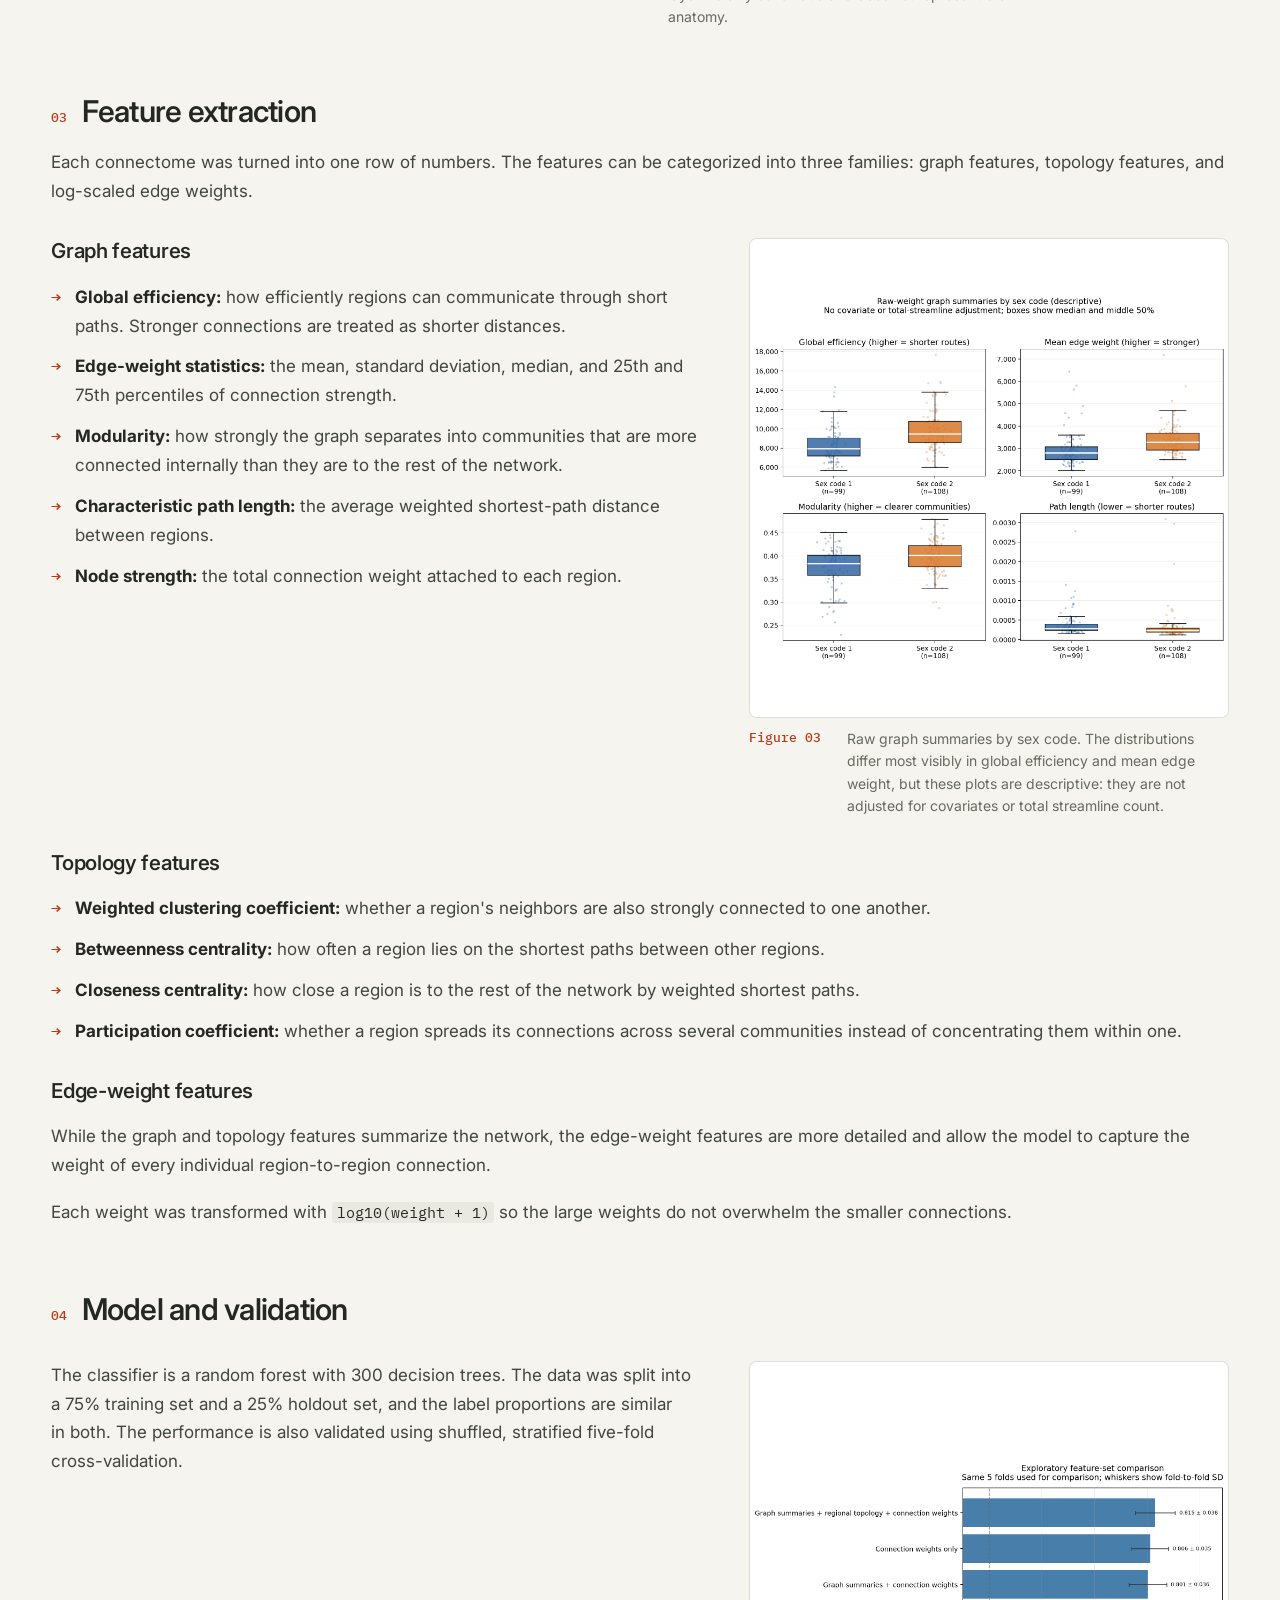
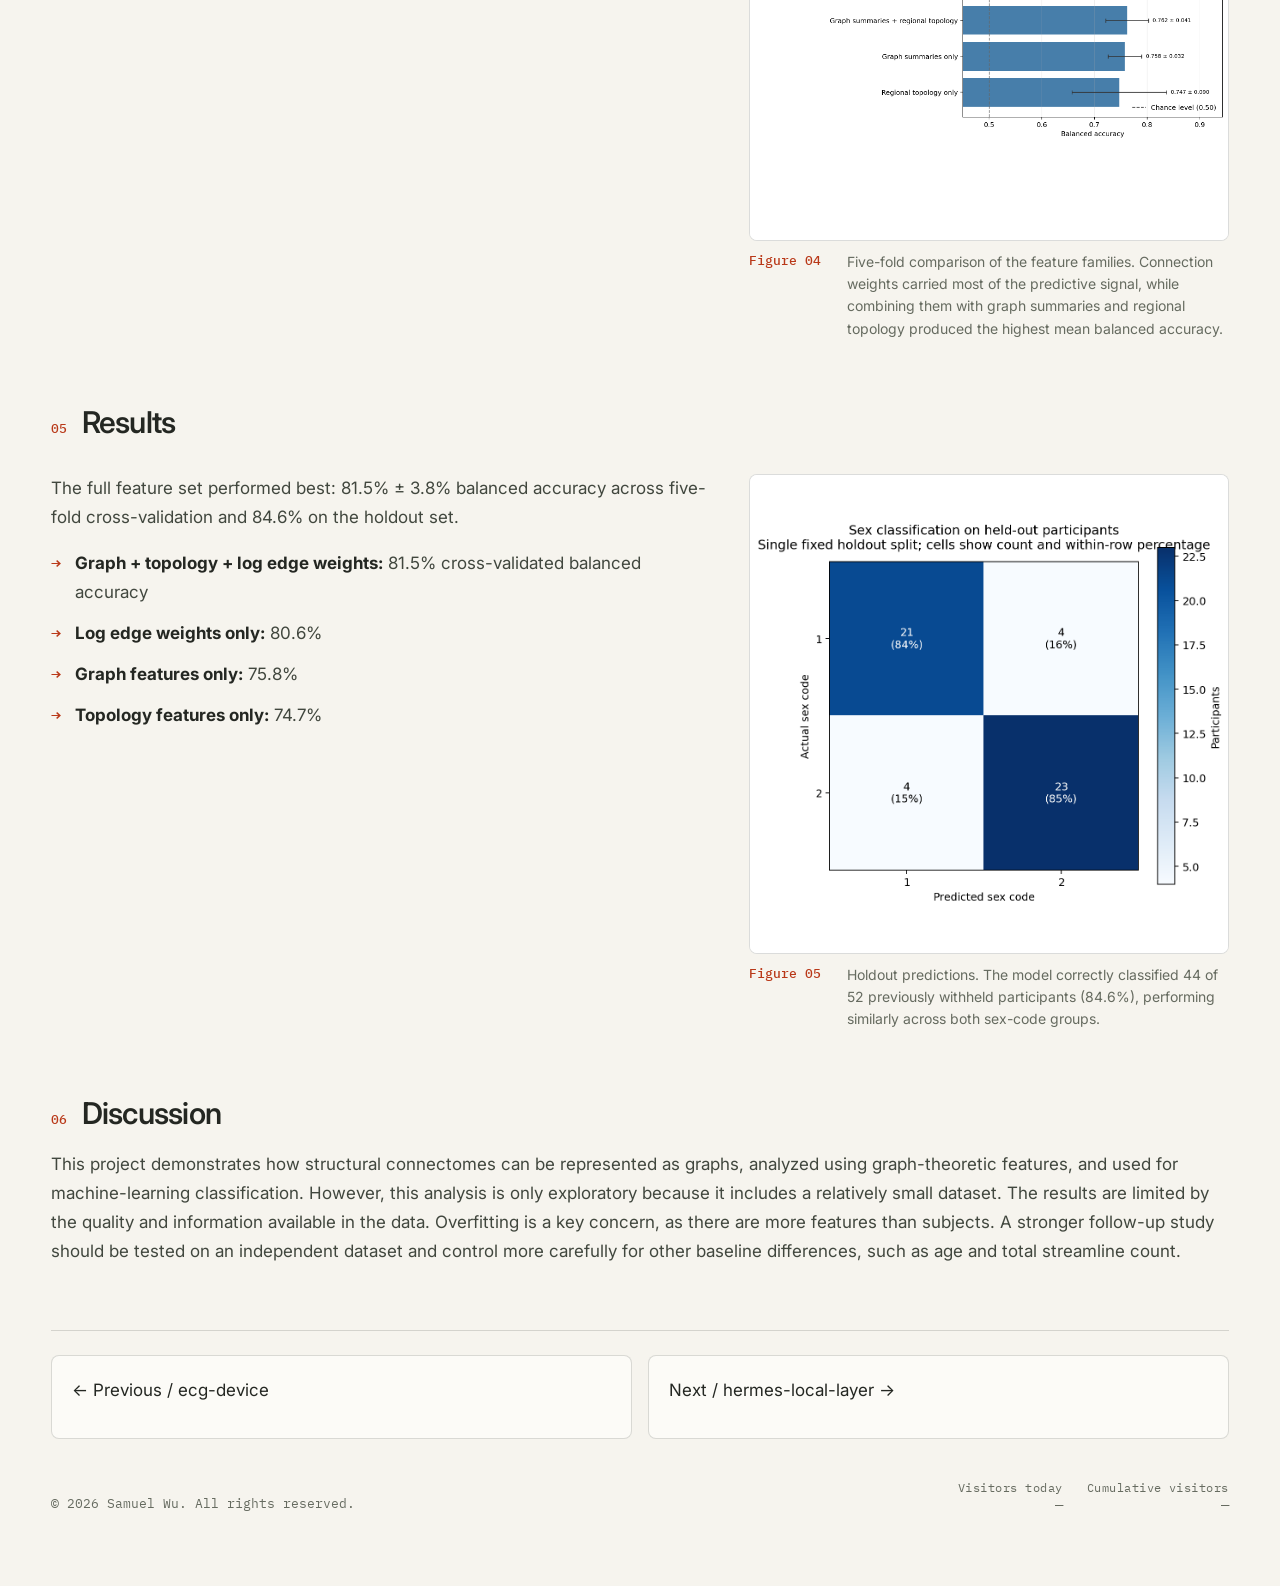
<file: projects/connectome-graph-analysis/index.html>
<!DOCTYPE html>
<html lang="en">
<head>
    <meta charset="UTF-8">
    <meta name="viewport" content="width=device-width, initial-scale=1.0">
    <meta name="description" content="An exploratory graph and machine-learning analysis of human connectome patterns by Samuel Wu.">
    <title>Connectome Graph Analysis | Samuel Wu</title>
    <link rel="stylesheet" href="/project-detail.css?v=light-github-icon-20261014">
    <script src="/site-header.js" defer></script>
    <script src="/content-protection.js" defer></script>
    <script src="/visitor-counter.js" defer></script>
</head>
<body class="project-body connectome-project">
    <a class="skip-link" href="#main-content">Skip to content</a>
    <header class="site-header" data-site-header></header>

    <main class="project-main" id="main-content">
        <article class="case-study">
            <header class="case-hero">
                <p class="eyebrow">Connectomics</p>
                <h1>connectome-graph-analysis</h1>
                <p class="project-lead">An exploratory analysis using graph-theoretic features and machine learning to test whether connectome patterns can support subject sex prediction for the SWU4 dataset.</p>
                <div class="actions">
                    <a class="social-link" href="https://github.com/samueljwu/connectome-graph-analysis" aria-label="View connectome-graph-analysis on GitHub" title="GitHub" target="_blank" rel="noopener noreferrer">
                        <svg viewBox="0 0 24 24" aria-hidden="true">
                            <path d="M12 .5C5.65.5.5 5.65.5 12c0 5.09 3.29 9.4 7.86 10.93.58.1.79-.25.79-.56v-2.18c-3.2.7-3.87-1.36-3.87-1.36-.52-1.33-1.28-1.68-1.28-1.68-1.04-.71.08-.7.08-.7 1.15.08 1.76 1.19 1.76 1.19 1.03 1.75 2.7 1.25 3.35.95.1-.74.4-1.25.73-1.54-2.55-.29-5.23-1.28-5.23-5.69 0-1.26.45-2.29 1.18-3.1-.12-.29-.51-1.47.11-3.06 0 0 .96-.31 3.16 1.18.92-.26 1.9-.38 2.88-.39.98.01 1.96.13 2.88.39 2.2-1.49 3.16-1.18 3.16-1.18.62 1.59.23 2.77.11 3.06.74.81 1.18 1.84 1.18 3.1 0 4.42-2.69 5.39-5.25 5.68.41.36.78 1.06.78 2.14v3.18c0 .31.21.67.79.56A11.51 11.51 0 0 0 23.5 12C23.5 5.65 18.35.5 12 .5z"></path>
                        </svg>
                    </a>
                </div>
            </header>

            <div class="case-content">
                <div class="content-main">
                    <section aria-labelledby="overview-heading">
                        <h2 id="overview-heading">Overview</h2>
                        <p>This is an exploratory analysis project extended from a course assignment that uses graph-theoretic features and machine learning to test whether connectomic features can predict subject sex in the SWU4 dataset.</p>
                        <p>The objective is to build a classifier and obtain a classification score of 70% or higher.</p>
                    </section>

                    <section aria-labelledby="data-heading">
                        <h2 id="data-heading">The data</h2>
                        <p>The project starts with precomputed SWU4 weighted edge lists. Each connectome file contains three columns: two nodes and a weight. The nodes are Desikan atlas brain regions, and the weight describes the estimated strength of the structural connection between them.</p>
                        <p>The matched dataset contains 207 subjects between the ages of 17 and 27: 99 with sex label 1 and 108 with label 2. Each connectome has 70 regions, so the same region-to-region connections can be compared across subjects.</p>
                        <p>The same group-average connectome can also be represented as a network. This view below keeps only the strongest 5% of mean connections so the dominant edges remain visible.</p>
                        <div class="connectome-gallery">
                            <figure class="analysis-figure connectome-figure">
                                <div class="connectome-frame">
                                    <img src="/projects/connectome-graph-analysis/images/mean-connectome.png" alt="Heatmap of the mean structural connectome across 70 Desikan brain regions, with two stronger blocks visible along the diagonal" width="1348" height="1239" loading="lazy" decoding="async">
                                </div>
                                <figcaption><span>Figure 01</span> The average 70 &times; 70 connectivity matrix across all 207 subjects.</figcaption>
                            </figure>
                            <figure class="analysis-figure connectome-figure">
                                <div class="connectome-frame">
                                    <img src="/projects/connectome-graph-analysis/images/mean-connectome-network.png" alt="Circular network diagram of 70 connectome regions showing the strongest five percent of mean structural connections" width="1507" height="1421" loading="lazy" decoding="async">
                                </div>
                                <figcaption><span>Figure 02</span> A network view of the mean connectome. Larger nodes have greater total connection strength; thicker, lighter edges have larger mean streamline counts. The circular layout is only schematic and does not represent brain anatomy.</figcaption>
                            </figure>
                        </div>
                    </section>

                    <section aria-labelledby="features-heading">
                        <h2 id="features-heading">Feature extraction</h2>
                        <p>Each connectome was turned into one row of numbers. The features can be categorized into three families: graph features, topology features, and log-scaled edge weights.</p>

                        <div class="connectome-row">
                            <div class="connectome-copy">
                                <h3>Graph features</h3>
                                <ul class="feature-list">
                                    <li><strong>Global efficiency:</strong> how efficiently regions can communicate through short paths. Stronger connections are treated as shorter distances.</li>
                                    <li><strong>Edge-weight statistics:</strong> the mean, standard deviation, median, and 25th and 75th percentiles of connection strength.</li>
                                    <li><strong>Modularity:</strong> how strongly the graph separates into communities that are more connected internally than they are to the rest of the network.</li>
                                    <li><strong>Characteristic path length:</strong> the average weighted shortest-path distance between regions.</li>
                                    <li><strong>Node strength:</strong> the total connection weight attached to each region.</li>
                                </ul>
                            </div>
                            <figure class="analysis-figure connectome-figure">
                                <div class="connectome-frame">
                                    <img src="/projects/connectome-graph-analysis/images/graph-metrics-by-sex.png" alt="Four box-and-scatter plots comparing global efficiency, mean edge weight, modularity, and path length between sex codes 1 and 2" width="1782" height="1383" loading="lazy" decoding="async">
                                </div>
                                <figcaption><span>Figure 03</span> Raw graph summaries by sex code. The distributions differ most visibly in global efficiency and mean edge weight, but these plots are descriptive: they are not adjusted for covariates or total streamline count.</figcaption>
                            </figure>
                        </div>

                        <h3>Topology features</h3>
                        <ul class="feature-list">
                            <li><strong>Weighted clustering coefficient:</strong> whether a region's neighbors are also strongly connected to one another.</li>
                            <li><strong>Betweenness centrality:</strong> how often a region lies on the shortest paths between other regions.</li>
                            <li><strong>Closeness centrality:</strong> how close a region is to the rest of the network by weighted shortest paths.</li>
                            <li><strong>Participation coefficient:</strong> whether a region spreads its connections across several communities instead of concentrating them within one.</li>
                        </ul>

                        <h3>Edge-weight features</h3>
                        <p>While the graph and topology features summarize the network, the edge-weight features are more detailed and allow the model to capture the weight of every individual region-to-region connection.</p>
                        <p>Each weight was transformed with <code>log10(weight + 1)</code> so the large weights do not overwhelm the smaller connections.</p>
                    </section>

                    <section aria-labelledby="model-heading">
                        <h2 id="model-heading">Model and validation</h2>
                        <div class="connectome-row">
                            <div class="connectome-copy">
                                <p>The classifier is a random forest with 300 decision trees. The data was split into a 75% training set and a 25% holdout set, and the label proportions are similar in both. The performance is also validated using shuffled, stratified five-fold cross-validation.</p>
                            </div>
                            <figure class="analysis-figure connectome-figure">
                                <div class="connectome-frame">
                                    <img src="/projects/connectome-graph-analysis/images/feature-set-benchmark.png" alt="Horizontal bar chart comparing cross-validated balanced accuracy for six combinations of graph, topology, and connection-weight features" width="1786" height="1053" loading="lazy" decoding="async">
                                </div>
                                <figcaption><span>Figure 04</span> Five-fold comparison of the feature families. Connection weights carried most of the predictive signal, while combining them with graph summaries and regional topology produced the highest mean balanced accuracy.</figcaption>
                            </figure>
                        </div>
                    </section>

                    <section aria-labelledby="results-heading">
                        <h2 id="results-heading">Results</h2>
                        <div class="connectome-row">
                            <div class="connectome-copy">
                                <p>The full feature set performed best: 81.5% &plusmn; 3.8% balanced accuracy across five-fold cross-validation and 84.6% on the holdout set.</p>
                                <ul class="feature-list results-list">
                                    <li><strong>Graph + topology + log edge weights:</strong> 81.5% cross-validated balanced accuracy</li>
                                    <li><strong>Log edge weights only:</strong> 80.6%</li>
                                    <li><strong>Graph features only:</strong> 75.8%</li>
                                    <li><strong>Topology features only:</strong> 74.7%</li>
                                </ul>
                            </div>
                            <figure class="analysis-figure connectome-figure">
                                <div class="connectome-frame">
                                    <img src="/projects/connectome-graph-analysis/images/confusion-matrix.png" alt="Confusion matrix for the holdout set showing 21 correct and 4 incorrect predictions for sex code 1, and 23 correct and 4 incorrect predictions for sex code 2" width="1113" height="916" loading="lazy" decoding="async">
                                </div>
                                <figcaption><span>Figure 05</span> Holdout predictions. The model correctly classified 44 of 52 previously withheld participants (84.6%), performing similarly across both sex-code groups.</figcaption>
                            </figure>
                        </div>
                    </section>

                    <section aria-labelledby="discussion-heading">
                        <h2 id="discussion-heading">Discussion</h2>
                        <p>This project demonstrates how structural connectomes can be represented as graphs, analyzed using graph-theoretic features, and used for machine-learning classification. However, this analysis is only exploratory because it includes a relatively small dataset. The results are limited by the quality and information available in the data. Overfitting is a key concern, as there are more features than subjects. A stronger follow-up study should be tested on an independent dataset and control more carefully for other baseline differences, such as age and total streamline count.</p>
                    </section>
                </div>
            </div>

            <nav class="project-switcher" aria-label="Project navigation">
                <a class="project-previous" href="/projects/ecg-device/"><span aria-hidden="true">&larr;</span> Previous / ecg-device</a>
                <a class="project-next" href="/projects/hermes-local-layer/">Next / hermes-local-layer <span aria-hidden="true">&rarr;</span></a>
            </nav>
        </article>
        <footer class="site-footer">
            <span class="footer-copyright">&copy; 2026 Samuel Wu. All rights reserved.</span>
            <dl class="visitor-stats" data-visitor-stats aria-label="Visitor counts" aria-live="polite">
                <div class="visitor-stat"><dt>Visitors today</dt><dd data-visitors-today>&mdash;</dd></div>
                <div class="visitor-stat"><dt>Cumulative visitors</dt><dd data-visitors-total>&mdash;</dd></div>
            </dl>
        </footer>
    </main>
</body>
</html>
</file>
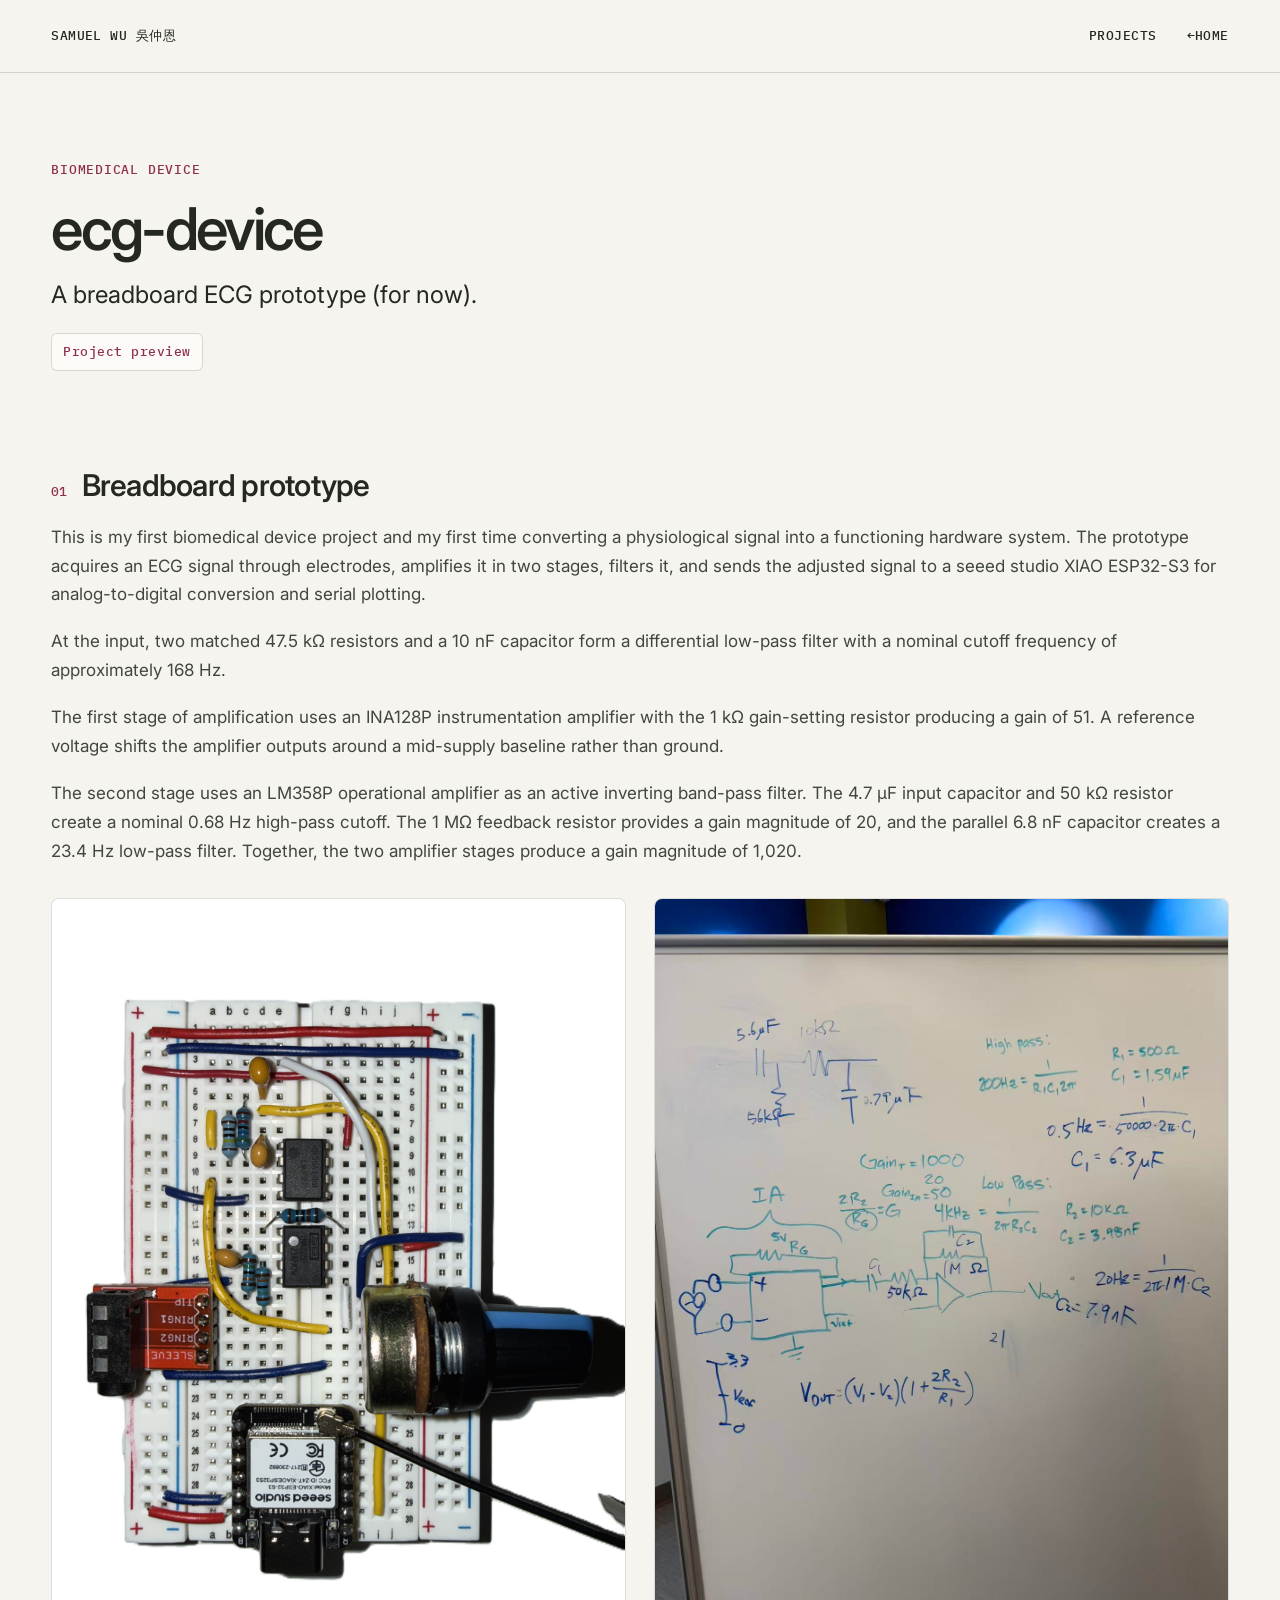
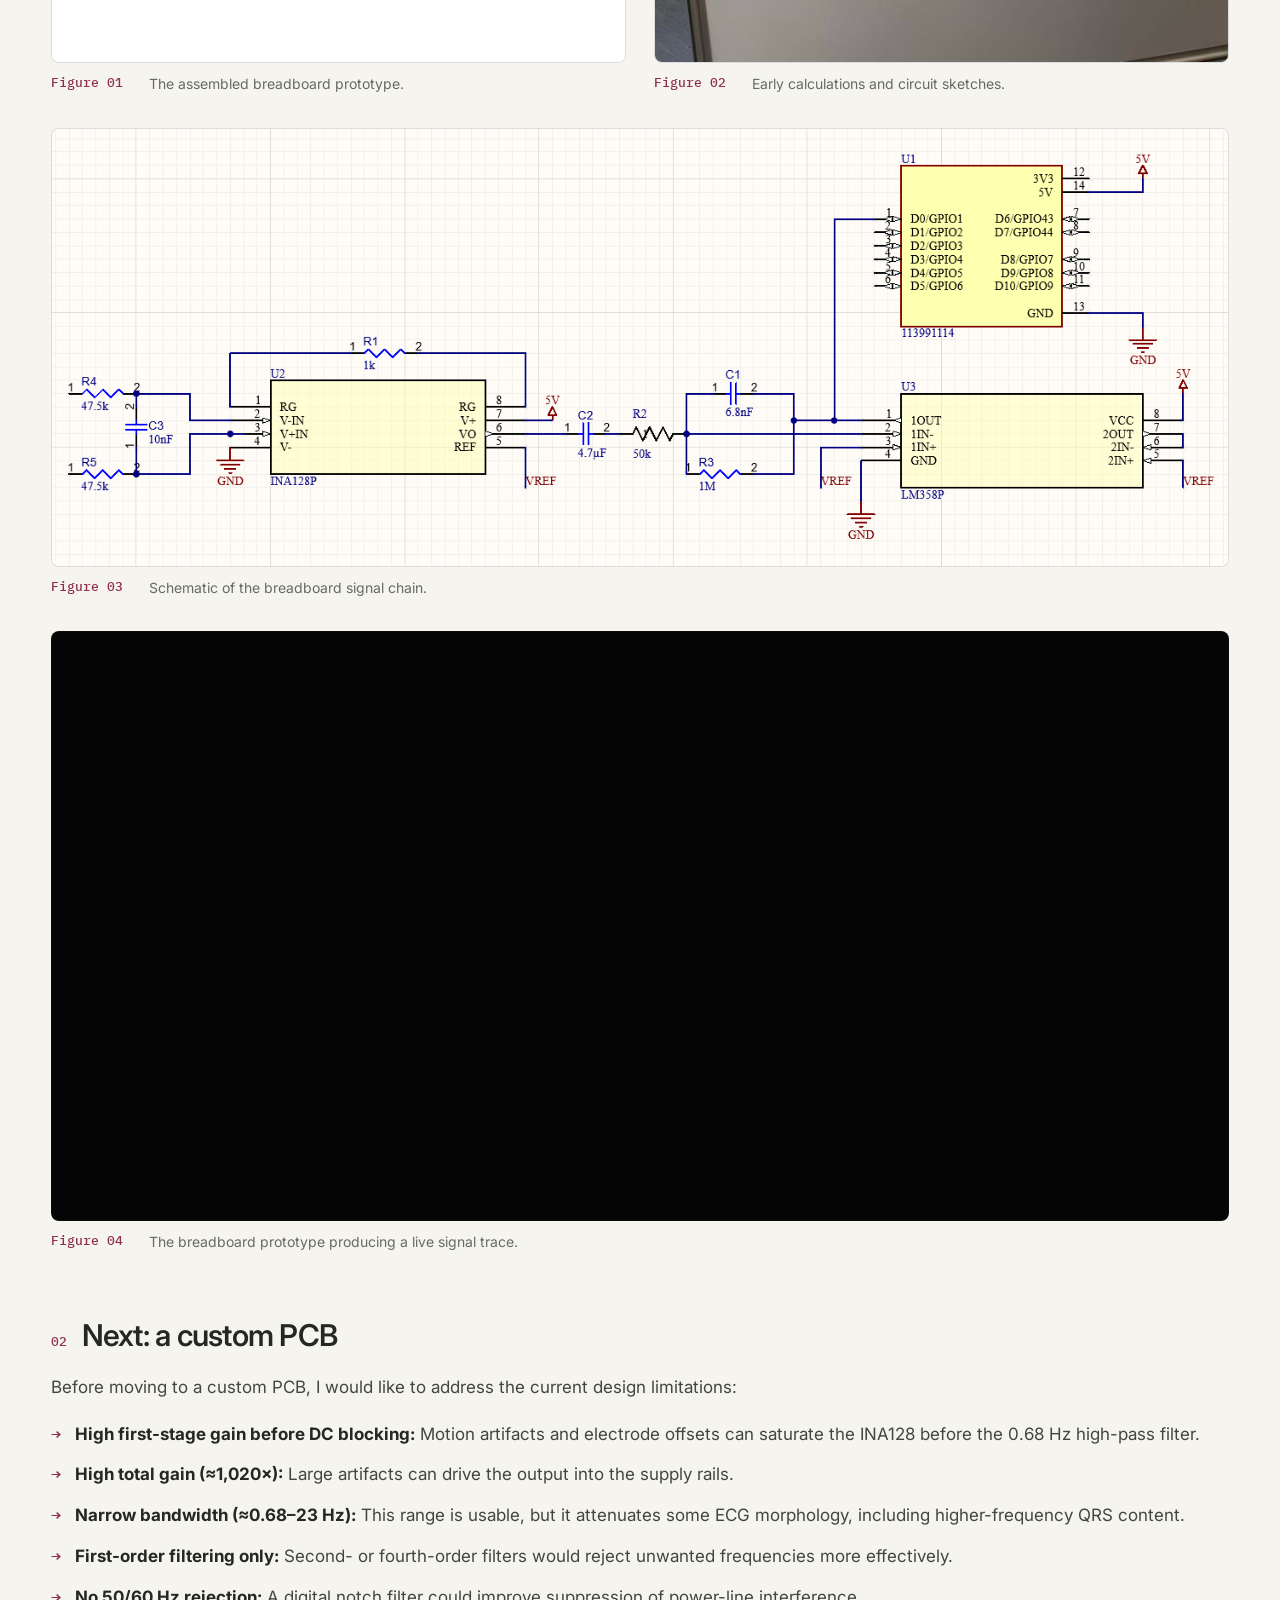
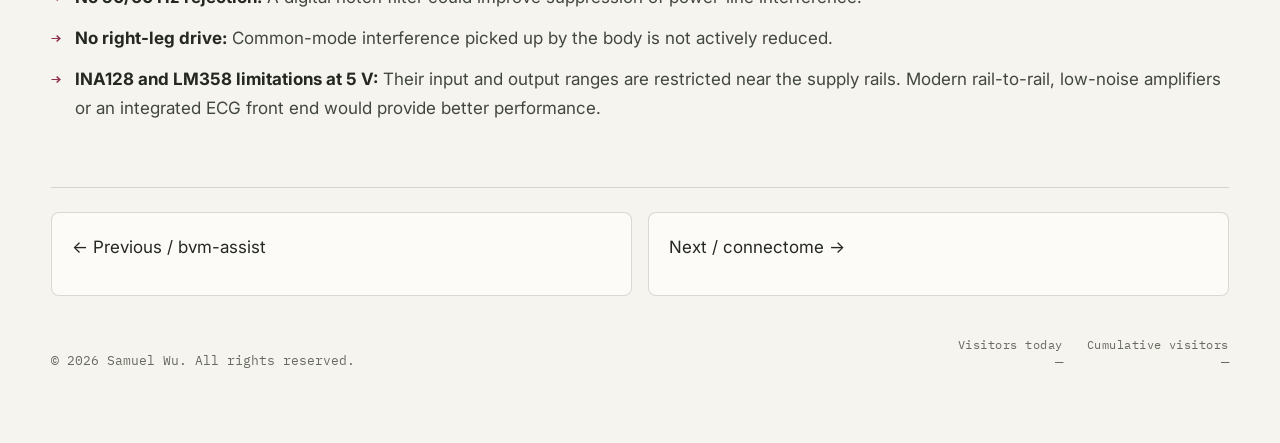
<file: projects/ecg-device/index.html>
<!DOCTYPE html>
<html lang="en">
<head>
    <meta charset="UTF-8">
    <meta name="viewport" content="width=device-width, initial-scale=1.0">
    <meta name="description" content="An early breadboard ECG prototype and Samuel Wu's first device project.">
    <title>ECG Device | Samuel Wu</title>
    <link rel="stylesheet" href="/project-detail.css?v=light-github-icon-20261014">
    <script src="/site-header.js" defer></script>
    <script src="/content-protection.js" defer></script>
    <script src="/visitor-counter.js" defer></script>
</head>
<body class="project-body ecg-project">
    <a class="skip-link" href="#main-content">Skip to content</a>
    <header class="site-header" data-site-header></header>

    <main class="project-main" id="main-content">
        <article class="case-study">
            <header class="case-hero">
                <p class="eyebrow">Biomedical device</p>
                <h1>ecg-device</h1>
                <p class="project-lead">A breadboard ECG prototype (for now).</p>
                <p class="placeholder-status">Project preview</p>
            </header>

            <div class="case-content">
                <div class="content-main">
                    <section aria-labelledby="prototype-heading">
                        <h2 id="prototype-heading">Breadboard prototype</h2>
                        <p>This is my first biomedical device project and my first time converting a physiological signal into a functioning hardware system. The prototype acquires an ECG signal through electrodes, amplifies it in two stages, filters it, and sends the adjusted signal to a seeed studio XIAO ESP32-S3 for analog-to-digital conversion and serial plotting.</p>
                        <p>At the input, two matched 47.5 k&Omega; resistors and a 10 nF capacitor form a differential low-pass filter with a nominal cutoff frequency of approximately 168 Hz.</p>
                        <p>The first stage of amplification uses an INA128P instrumentation amplifier with the 1 k&Omega; gain-setting resistor producing a gain of 51. A reference voltage shifts the amplifier outputs around a mid-supply baseline rather than ground.</p>
                        <p>The second stage uses an LM358P operational amplifier as an active inverting band-pass filter. The 4.7 &micro;F input capacitor and 50 k&Omega; resistor create a nominal 0.68 Hz high-pass cutoff. The 1 M&Omega; feedback resistor provides a gain magnitude of 20, and the parallel 6.8 nF capacitor creates a 23.4 Hz low-pass filter. Together, the two amplifier stages produce a gain magnitude of 1,020.</p>
                        <div class="prototype-photo-grid">
                            <figure class="analysis-figure">
                                <img src="/projects/ecg-device/images/breadboard-prototype.jpg" alt="Top view of the ECG breadboard prototype with amplifier circuitry, electrodes, a control knob, and a Seeed Studio microcontroller" width="3024" height="4032" loading="lazy" decoding="async">
                                <figcaption><span>Figure 01</span> The assembled breadboard prototype.</figcaption>
                            </figure>
                            <figure class="analysis-figure">
                                <img src="/projects/ecg-device/images/filter-design-notes.jpg" alt="Whiteboard calculations and circuit sketches for the ECG amplifier and high-pass and low-pass filters" width="1280" height="1707" loading="lazy" decoding="async">
                                <figcaption><span>Figure 02</span> Early calculations and circuit sketches.</figcaption>
                            </figure>
                        </div>
                        <figure class="analysis-figure">
                            <img src="/projects/ecg-device/images/breadboard-schematic.png" alt="ECG breadboard schematic showing the differential input filter, INA128P instrumentation amplifier, LM358P filter and gain stage, and Seeed Studio microcontroller" width="1381" height="513" loading="lazy" decoding="async">
                            <figcaption><span>Figure 03</span> Schematic of the breadboard signal chain.</figcaption>
                        </figure>

                        <figure class="analysis-figure video-figure figure-compact">
                            <video autoplay muted playsinline preload="metadata" width="640" height="320" data-replay-delay="3000" aria-label="Live signal output from the breadboard ECG prototype">
                                <source src="/projects/ecg-device/images/breadboard-output.mp4" type="video/mp4">
                                Your browser does not support the embedded video.
                            </video>
                            <figcaption><span>Figure 04</span> The breadboard prototype producing a live signal trace.</figcaption>
                        </figure>
                    </section>

                    <section aria-labelledby="pcb-heading">
                        <h2 id="pcb-heading">Next: a custom PCB</h2>
                        <p>Before moving to a custom PCB, I would like to address the current design limitations:</p>
                        <ul class="feature-list">
                            <li><strong>High first-stage gain before DC blocking:</strong> Motion artifacts and electrode offsets can saturate the INA128 before the 0.68 Hz high-pass filter.</li>
                            <li><strong>High total gain (&asymp;1,020&times;):</strong> Large artifacts can drive the output into the supply rails.</li>
                            <li><strong>Narrow bandwidth (&asymp;0.68&ndash;23 Hz):</strong> This range is usable, but it attenuates some ECG morphology, including higher-frequency QRS content.</li>
                            <li><strong>First-order filtering only:</strong> Second- or fourth-order filters would reject unwanted frequencies more effectively.</li>
                            <li><strong>No 50/60 Hz rejection:</strong> A digital notch filter could improve suppression of power-line interference.</li>
                            <li><strong>No right-leg drive:</strong> Common-mode interference picked up by the body is not actively reduced.</li>
                            <li><strong>INA128 and LM358 limitations at 5 V:</strong> Their input and output ranges are restricted near the supply rails. Modern rail-to-rail, low-noise amplifiers or an integrated ECG front end would provide better performance.</li>
                        </ul>
                    </section>
                </div>
            </div>

            <nav class="project-switcher" aria-label="Project navigation">
                <a class="project-previous" href="/projects/bvm-assist/"><span aria-hidden="true">&larr;</span> Previous / bvm-assist</a>
                <a class="project-next" href="/projects/connectome-graph-analysis/">Next / connectome <span aria-hidden="true">&rarr;</span></a>
            </nav>
        </article>
        <footer class="site-footer">
            <span class="footer-copyright">&copy; 2026 Samuel Wu. All rights reserved.</span>
            <dl class="visitor-stats" data-visitor-stats aria-label="Visitor counts" aria-live="polite">
                <div class="visitor-stat"><dt>Visitors today</dt><dd data-visitors-today>&mdash;</dd></div>
                <div class="visitor-stat"><dt>Cumulative visitors</dt><dd data-visitors-total>&mdash;</dd></div>
            </dl>
        </footer>
    </main>
    <script>
        const replayVideo = document.querySelector("[data-replay-delay]");

        if (replayVideo) {
            replayVideo.addEventListener("ended", () => {
                const delay = Number.parseInt(replayVideo.dataset.replayDelay, 10) || 0;

                window.setTimeout(() => {
                    replayVideo.currentTime = 0;
                    const replay = replayVideo.play();
                    if (replay) replay.catch(() => {});
                }, delay);
            });
        }
    </script>
</body>
</html>
</file>
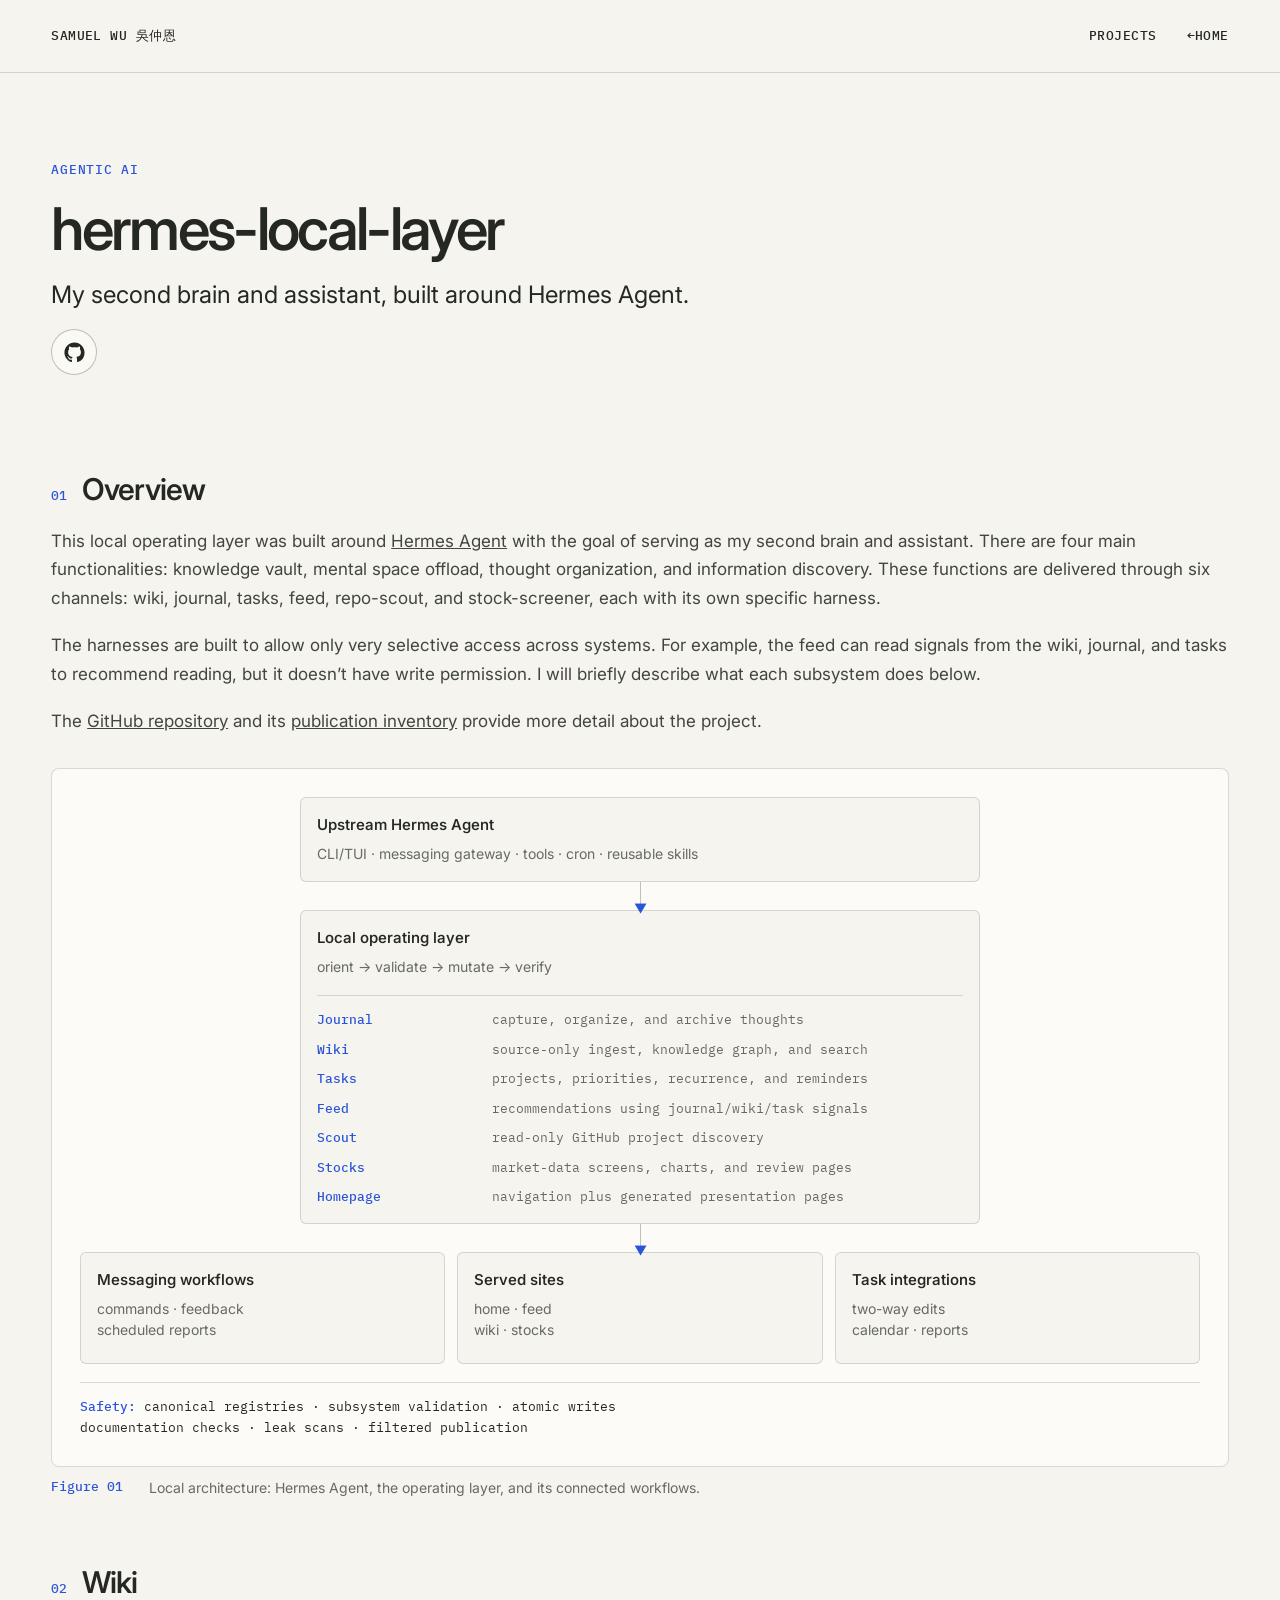
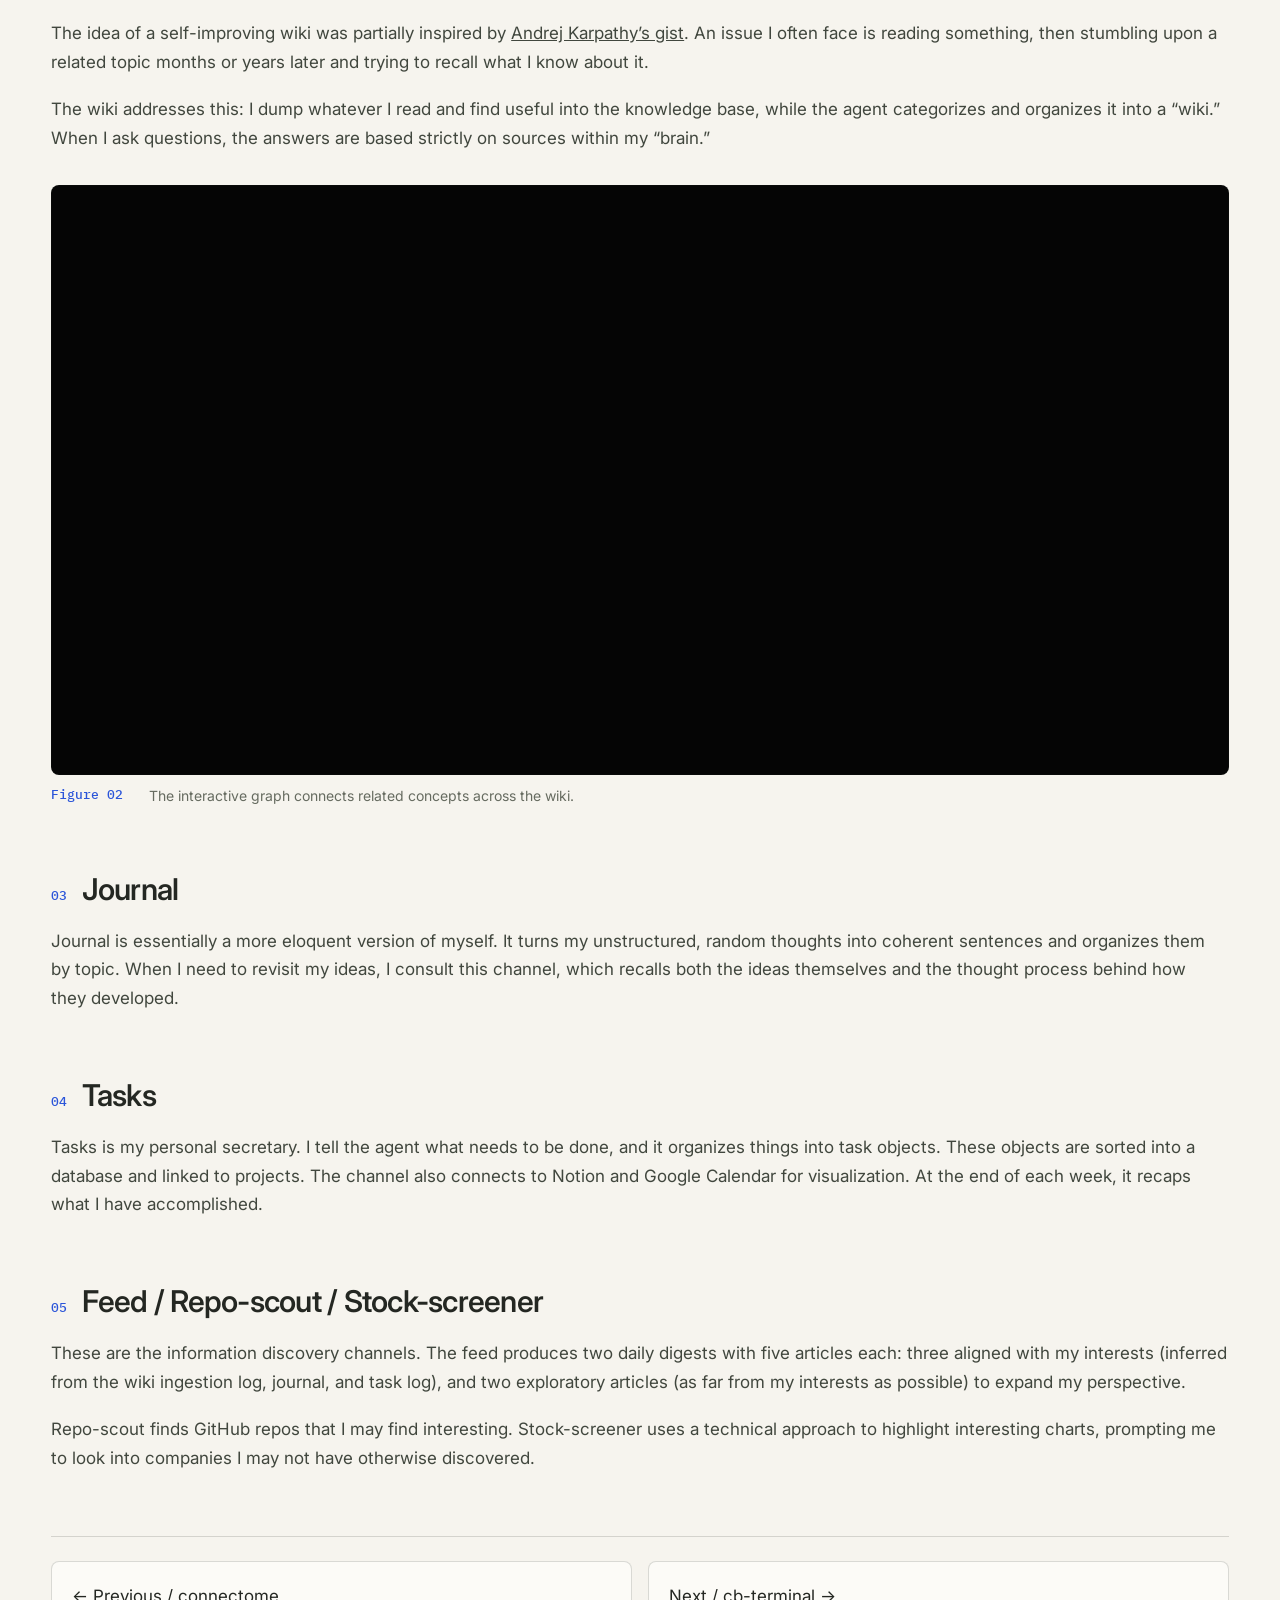
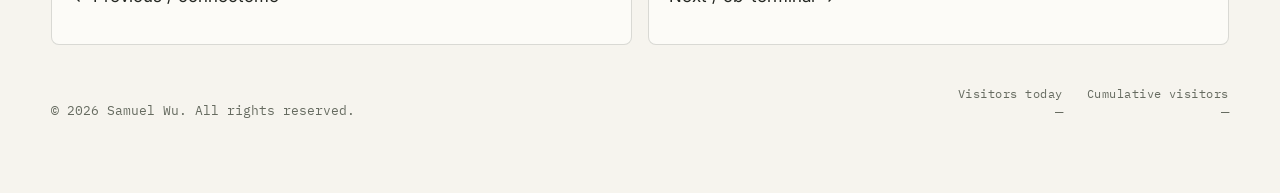
<file: projects/hermes-local-layer/index.html>
<!DOCTYPE html>
<html lang="en">
<head>
    <meta charset="UTF-8">
    <meta name="viewport" content="width=device-width, initial-scale=1.0">
    <meta name="description" content="My second brain and assistant, built around Hermes Agent for a knowledge vault, mental space offload, thought organization, and information discovery.">
    <title>Hermes Local Layer | Samuel Wu</title>
    <link rel="stylesheet" href="/project-detail.css?v=light-github-icon-20261014">
    <script src="/site-header.js" defer></script>
    <script src="/content-protection.js" defer></script>
    <script src="/visitor-counter.js" defer></script>
</head>
<body class="project-body hermes-project">
    <a class="skip-link" href="#main-content">Skip to content</a>
    <header class="site-header" data-site-header></header>

    <main class="project-main" id="main-content">
        <article class="case-study">
            <header class="case-hero">
                <p class="eyebrow">Agentic AI</p>
                <h1>hermes-local-layer</h1>
                <p class="project-lead">My second brain and assistant, built around Hermes Agent.</p>
                <div class="actions">
                    <a class="social-link" href="https://github.com/samueljwu/hermes-local-layer" aria-label="View hermes-local-layer on GitHub" title="GitHub" target="_blank" rel="noopener noreferrer">
                        <svg viewBox="0 0 24 24" aria-hidden="true">
                            <path d="M12 .5C5.65.5.5 5.65.5 12c0 5.09 3.29 9.4 7.86 10.93.58.1.79-.25.79-.56v-2.18c-3.2.7-3.87-1.36-3.87-1.36-.52-1.33-1.28-1.68-1.28-1.68-1.04-.71.08-.7.08-.7 1.15.08 1.76 1.19 1.76 1.19 1.03 1.75 2.7 1.25 3.35.95.1-.74.4-1.25.73-1.54-2.55-.29-5.23-1.28-5.23-5.69 0-1.26.45-2.29 1.18-3.1-.12-.29-.51-1.47.11-3.06 0 0 .96-.31 3.16 1.18.92-.26 1.9-.38 2.88-.39.98.01 1.96.13 2.88.39 2.2-1.49 3.16-1.18 3.16-1.18.62 1.59.23 2.77.11 3.06.74.81 1.18 1.84 1.18 3.1 0 4.42-2.69 5.39-5.25 5.68.41.36.78 1.06.78 2.14v3.18c0 .31.21.67.79.56A11.51 11.51 0 0 0 23.5 12C23.5 5.65 18.35.5 12 .5z"></path>
                        </svg>
                    </a>
                </div>
            </header>

            <div class="case-content">
                <div class="content-main">
                    <section aria-labelledby="overview-heading">
                        <h2 id="overview-heading">Overview</h2>
                        <p>This local operating layer was built around <a href="https://github.com/NousResearch/hermes-agent">Hermes Agent</a> with the goal of serving as my second brain and assistant. There are four main functionalities: knowledge vault, mental space offload, thought organization, and information discovery. These functions are delivered through six channels: wiki, journal, tasks, feed, repo-scout, and stock-screener, each with its own specific harness.</p>
                        <p>The harnesses are built to allow only very selective access across systems. For example, the feed can read signals from the wiki, journal, and tasks to recommend reading, but it doesn’t have write permission. I will briefly describe what each subsystem does below.</p>
                        <p>The <a href="https://github.com/samueljwu/hermes-local-layer">GitHub repository</a> and its <a href="https://github.com/samueljwu/hermes-local-layer#what-is-actually-published">publication inventory</a> provide more detail about the project.</p>
                        <figure class="analysis-figure workflow-figure architecture-figure" aria-labelledby="architecture-caption">
                            <div class="workflow-graph">
                                <div class="workflow-node workflow-node-wide">
                                    <strong>Upstream Hermes Agent</strong>
                                    <small>CLI/TUI · messaging gateway · tools · cron · reusable skills</small>
                                </div>
                                <div class="workflow-connector" aria-hidden="true"></div>
                                <div class="workflow-node workflow-node-wide">
                                    <strong>Local operating layer</strong>
                                    <small>orient → validate → mutate → verify</small>
                                    <dl class="architecture-systems">
                                        <dt>Journal</dt><dd>capture, organize, and archive thoughts</dd>
                                        <dt>Wiki</dt><dd>source-only ingest, knowledge graph, and search</dd>
                                        <dt>Tasks</dt><dd>projects, priorities, recurrence, and reminders</dd>
                                        <dt>Feed</dt><dd>recommendations using journal/wiki/task signals</dd>
                                        <dt>Scout</dt><dd>read-only GitHub project discovery</dd>
                                        <dt>Stocks</dt><dd>market-data screens, charts, and review pages</dd>
                                        <dt>Homepage</dt><dd>navigation plus generated presentation pages</dd>
                                    </dl>
                                </div>
                                <div class="workflow-connector" aria-hidden="true"></div>
                                <div class="workflow-branches workflow-branches-three architecture-outputs">
                                    <div class="workflow-node">
                                        <strong>Messaging workflows</strong>
                                        <small>commands · feedback<br>scheduled reports</small>
                                    </div>
                                    <div class="workflow-node">
                                        <strong>Served sites</strong>
                                        <small>home · feed<br>wiki · stocks</small>
                                    </div>
                                    <div class="workflow-node">
                                        <strong>Task integrations</strong>
                                        <small>two-way edits<br>calendar · reports</small>
                                    </div>
                                </div>
                                <p class="architecture-safety"><strong>Safety:</strong> canonical registries · subsystem validation · atomic writes<br>documentation checks · leak scans · filtered publication</p>
                            </div>
                            <figcaption id="architecture-caption"><span>Figure 01</span> Local architecture: Hermes Agent, the operating layer, and its connected workflows.</figcaption>
                        </figure>
                    </section>

                    <section aria-labelledby="wiki-heading">
                        <h2 id="wiki-heading">Wiki</h2>
                        <p>The idea of a self-improving wiki was partially inspired by <a href="https://gist.github.com/karpathy/442a6bf555914893e9891c11519de94f#file-llm-wiki-md">Andrej Karpathy’s gist</a>. An issue I often face is reading something, then stumbling upon a related topic months or years later and trying to recall what I know about it.</p>
                        <p>The wiki addresses this: I dump whatever I read and find useful into the knowledge base, while the agent categorizes and organizes it into a “wiki.” When I ask questions, the answers are based strictly on sources within my “brain.”</p>
                        <figure class="analysis-figure video-figure">
                            <video autoplay muted playsinline preload="metadata" width="640" height="384" data-replay-delay="3000" aria-label="Looping animation of the Hermes wiki semantic graph">
                                <source src="/projects/hermes-local-layer/images/wikigraph.mp4" type="video/mp4">
                                Your browser does not support the embedded video.
                            </video>
                            <figcaption><span>Figure 02</span> The interactive graph connects related concepts across the wiki.</figcaption>
                        </figure>
                    </section>

                    <section aria-labelledby="journal-heading">
                        <h2 id="journal-heading">Journal</h2>
                        <p>Journal is essentially a more eloquent version of myself. It turns my unstructured, random thoughts into coherent sentences and organizes them by topic. When I need to revisit my ideas, I consult this channel, which recalls both the ideas themselves and the thought process behind how they developed.</p>
                    </section>

                    <section aria-labelledby="tasks-heading">
                        <h2 id="tasks-heading">Tasks</h2>
                        <p>Tasks is my personal secretary. I tell the agent what needs to be done, and it organizes things into task objects. These objects are sorted into a database and linked to projects. The channel also connects to Notion and Google Calendar for visualization. At the end of each week, it recaps what I have accomplished.</p>
                    </section>

                    <section aria-labelledby="discovery-heading">
                        <h2 id="discovery-heading">Feed / Repo-scout / Stock-screener</h2>
                        <p>These are the information discovery channels. The feed produces two daily digests with five articles each: three aligned with my interests (inferred from the wiki ingestion log, journal, and task log), and two exploratory articles (as far from my interests as possible) to expand my perspective.</p>
                        <p>Repo-scout finds GitHub repos that I may find interesting. Stock-screener uses a technical approach to highlight interesting charts, prompting me to look into companies I may not have otherwise discovered.</p>
                    </section>
                </div>
            </div>

            <nav class="project-switcher" aria-label="Project navigation">
                <a class="project-previous" href="/projects/connectome-graph-analysis/"><span aria-hidden="true">&larr;</span> Previous / connectome</a>
                <a class="project-next" href="/projects/cb-terminal/">Next / cb-terminal <span aria-hidden="true">&rarr;</span></a>
            </nav>
        </article>
        <footer class="site-footer">
            <span class="footer-copyright">&copy; 2026 Samuel Wu. All rights reserved.</span>
            <dl class="visitor-stats" data-visitor-stats aria-label="Visitor counts" aria-live="polite">
                <div class="visitor-stat"><dt>Visitors today</dt><dd data-visitors-today>&mdash;</dd></div>
                <div class="visitor-stat"><dt>Cumulative visitors</dt><dd data-visitors-total>&mdash;</dd></div>
            </dl>
        </footer>
    </main>
    <script>
        const replayVideo = document.querySelector("[data-replay-delay]");

        if (replayVideo) {
            replayVideo.addEventListener("ended", () => {
                const delay = Number.parseInt(replayVideo.dataset.replayDelay, 10) || 0;

                window.setTimeout(() => {
                    replayVideo.currentTime = 0;
                    const replay = replayVideo.play();
                    if (replay) replay.catch(() => {});
                }, delay);
            });
        }
    </script>
</body>
</html>
</file>
<file: project-pages.css>
@font-face {
    font-family: "Inter";
    src: url("/assets/fonts/Inter-Variable.woff") format("woff");
    font-style: normal;
    font-weight: 100 900;
    font-display: swap;
}

@font-face {
    font-family: "IBM Plex Mono";
    src: url("/assets/fonts/IBMPlexMono-Regular.woff") format("woff");
    font-style: normal;
    font-weight: 400;
    font-display: swap;
}

@font-face {
    font-family: "IBM Plex Mono";
    src: url("/assets/fonts/IBMPlexMono-Medium.woff") format("woff");
    font-style: normal;
    font-weight: 500;
    font-display: swap;
}

:root {
    color-scheme: light;
    --paper: #f6f4ee;
    --surface: #fcfbf7;
    --ink: #242722;
    --muted: #666b60;
    --rule: rgba(36, 39, 34, 0.16);
    --rule-strong: rgba(36, 39, 34, 0.28);
    --accent: #2f6f73;
    --accent-warm: #a64f2b;
    --page-max: 1680px;
    --text-max: 72ch;
    --gutter: clamp(20px, 4vw, 72px);
    --font-sans: "Inter", "Segoe UI", "Helvetica Neue", Arial, sans-serif;
    --font-mono: "IBM Plex Mono", Consolas, "Liberation Mono", monospace;
    --text-small: 0.8125rem;
    --text-body: 1.0625rem;
    --text-lead: clamp(1.2rem, 2vw, 1.5rem);
    --text-display: clamp(3.5rem, 8.5vw, 8rem);
    --text-heading: clamp(1.8rem, 3vw, 2.6rem);
    --leading-body: 1.7;
    --space-1: 4px;
    --space-2: 8px;
    --space-3: 12px;
    --space-4: 16px;
    --space-5: 24px;
    --space-6: 32px;
    --section-space: clamp(64px, 7vw, 112px);
    --page-top: clamp(20px, 3vw, 40px);
    --page-bottom: clamp(48px, 6vw, 72px);
    --hero-space: clamp(56px, 7.5vw, 112px);
}

* {
    box-sizing: border-box;
}

html {
    scroll-behavior: smooth;
}

body {
    margin: 0;
    background: var(--paper);
    color: var(--ink);
    font-family: var(--font-sans);
    font-size: var(--text-body);
    line-height: var(--leading-body);
}

body.home-page {
    position: relative;
    isolation: isolate;
}

body.home-page > .home-main {
    position: relative;
    z-index: 1;
}

::selection {
    background: var(--accent);
    color: #fff;
}

a {
    color: inherit;
}

a:focus-visible {
    outline: 3px solid var(--accent);
    outline-offset: 3px;
}

.skip-link {
    position: fixed;
    top: 10px;
    left: 10px;
    z-index: 100;
    padding: 9px 12px;
    border: 1px solid var(--rule-strong);
    background: var(--paper);
    color: var(--ink);
    font-family: var(--font-mono);
    font-size: var(--text-small);
    font-weight: 500;
    text-decoration: none;
    text-transform: uppercase;
    transform: translateY(-160%);
}

.skip-link:focus {
    transform: translateY(0);
}

.sr-only {
    position: absolute;
    width: 1px;
    height: 1px;
    padding: 0;
    margin: -1px;
    overflow: hidden;
    clip: rect(0, 0, 0, 0);
    white-space: nowrap;
    border: 0;
}

#projects-heading,
#about,
#curiosity-heading {
    scroll-margin-top: 88px;
}

.site-header {
    position: sticky;
    top: 0;
    z-index: 10;
    border-bottom: 1px solid var(--rule);
    background: rgba(246, 244, 238, 0.94);
    backdrop-filter: blur(16px);
}

.home-page .site-header {
    background: rgba(246, 244, 238, 0.9);
}

.site-nav {
    display: flex;
    align-items: center;
    justify-content: space-between;
    width: min(100%, calc(var(--page-max) + (2 * var(--gutter))));
    min-height: 72px;
    margin: 0 auto;
    padding-inline: var(--gutter);
    gap: var(--space-5);
    font-family: var(--font-mono);
    font-size: var(--text-small);
    font-weight: 500;
    letter-spacing: 0.035em;
    text-transform: uppercase;
}

.site-nav a {
    text-decoration: none;
}

.site-name {
    color: var(--ink);
}

.site-name:hover,
.site-nav-links a:hover,
.nav-home:hover {
    color: var(--accent);
}

.site-nav-links {
    display: flex;
    align-items: center;
    gap: clamp(16px, 3vw, 30px);
}

.eyebrow {
    margin: 0;
    color: var(--accent);
    font-family: var(--font-mono);
    font-size: var(--text-small);
    font-weight: 500;
    letter-spacing: 0.06em;
    text-transform: uppercase;
}

.home-main,
.project-main {
    width: min(100%, calc(var(--page-max) + (2 * var(--gutter))));
    margin: 0 auto;
    padding: var(--page-top) var(--gutter) var(--page-bottom);
}

.home-main {
    width: 100%;
    padding: 0 0 var(--page-bottom);
}

.home-main > .home-flow,
.home-main > .site-footer {
    width: min(100%, calc(var(--page-max) + (2 * var(--gutter))));
    margin-inline: auto;
    padding-inline: var(--gutter);
}

.home-hero {
    --hero-fade-tail: clamp(240px, 24vw, 440px);
    position: relative;
    overflow: visible;
    display: grid;
    gap: var(--space-6);
    padding: var(--hero-space) max(var(--gutter), calc((100% - var(--page-max)) / 2));
}

.home-hero::before {
    position: absolute;
    inset: 0 0 calc(-1 * var(--hero-fade-tail));
    z-index: -1;
    background:
        linear-gradient(180deg, transparent 32%, rgba(246, 244, 238, 0.03) 44%, rgba(246, 244, 238, 0.14) 56%, rgba(246, 244, 238, 0.36) 69%, rgba(246, 244, 238, 0.65) 81%, rgba(246, 244, 238, 0.89) 92%, var(--paper) 100%),
        linear-gradient(rgba(246, 244, 238, 0.28), rgba(246, 244, 238, 0.28)),
        url("/assets/home-background-personal-cities-v4.png") center top / cover no-repeat;
    content: "";
    filter: saturate(0.85);
    pointer-events: none;
}

.home-hero h1,
.case-hero h1 {
    margin: 0;
    font-size: var(--text-display);
    font-weight: 560;
    letter-spacing: -0.065em;
    line-height: 1.04;
    text-wrap: balance;
}

.home-lead {
    max-width: var(--text-max);
    margin: 0;
    color: var(--ink);
    font-size: var(--text-lead);
    font-weight: 400;
    line-height: 1.45;
}

.social-links {
    display: flex;
    gap: var(--space-3);
    margin-top: 0;
}

.social-link {
    display: inline-grid;
    place-items: center;
    width: 46px;
    height: 46px;
    border: 1px solid var(--rule-strong);
    border-radius: 50%;
    background: rgba(252, 251, 247, 0.7);
    color: var(--ink);
    text-decoration: none;
    transition: background 160ms ease, color 160ms ease, transform 160ms ease;
}

.social-link:hover {
    background: var(--accent);
    color: #fff;
    transform: translateY(-2px);
}

.social-link svg {
    width: 21px;
    height: 21px;
    fill: currentColor;
}

.home-flow {
    display: grid;
    grid-template-columns: repeat(2, minmax(0, 1fr));
    gap: var(--section-space) clamp(32px, 5vw, 80px);
    padding: var(--section-space) 0;
}

.home-page .home-section-heading {
    margin: 0;
    font-size: var(--text-heading);
    font-weight: 550;
    letter-spacing: -0.04em;
    line-height: 1.12;
    text-wrap: balance;
}

.projects-block > h2 {
    margin-bottom: var(--space-6);
}

.projects-block,
.places-block {
    grid-column: 1 / -1;
}

.home-page .projects-block {
    min-width: 0;
    padding-top: clamp(32px, 4vw, 64px);
}

.home-page .projects-list {
    display: grid;
    grid-auto-flow: column;
    grid-auto-columns: 260px;
    gap: 14px;
    width: 100%;
    min-width: 0;
    max-width: 100%;
    padding: 12px 16px 20px;
    overflow-x: auto;
    overscroll-behavior-x: contain;
    scroll-padding-inline: 16px;
    scroll-snap-type: x proximity;
    scrollbar-color: rgba(47, 111, 115, 0.3) transparent;
    scrollbar-width: thin;
}

.home-page .projects-list:is(:hover, :focus-within, :active) {
    scrollbar-color: var(--accent) transparent;
}

.home-page .project-link {
    --project-color: var(--accent);
    position: relative;
    z-index: 1;
    display: grid;
    grid-template-columns: minmax(0, 1fr);
    min-width: 0;
    border-radius: 10px;
    color: var(--ink);
    text-decoration: none;
    scroll-snap-align: start;
}

.home-page .project-card {
    display: grid;
    grid-template-columns: minmax(0, 1fr);
    grid-template-rows: 128px auto auto;
    align-content: start;
    gap: 12px;
    min-width: 0;
    height: 100%;
    padding: 18px;
    border: 1px solid var(--rule);
    border-radius: 10px;
    background: var(--surface);
    box-shadow: 0 4px 14px rgba(36, 39, 34, 0.05);
    pointer-events: none;
    transition: transform 180ms ease, border-color 180ms ease, box-shadow 180ms ease;
}

.home-page .project-link:is(:hover, :focus-visible, :focus-within) {
    z-index: 10;
}

.home-page .project-link:focus-visible .project-card {
    outline: 3px solid var(--accent);
    outline-offset: 4px;
}

.home-page .project-link:is(:hover, :focus-visible, :focus-within) .project-copy strong {
    color: var(--project-color);
}

.home-page .project-media {
    position: relative;
    display: grid;
    width: 100%;
    height: 100%;
    overflow: hidden;
    place-items: center;
    border: 1px solid var(--rule);
    border-radius: 6px;
    background: #fff;
}

.home-page .project-media img {
    position: absolute;
    inset: 0;
    display: block;
    width: 100%;
    height: 100%;
    object-fit: contain;
}

.home-page .project-media-placeholder {
    background:
        repeating-linear-gradient(
            135deg,
            transparent 0,
            transparent 12px,
            rgba(17, 17, 15, 0.055) 12px,
            rgba(17, 17, 15, 0.055) 13px
        ),
        rgba(251, 249, 243, 0.72);
}

.home-page .project-media-placeholder span {
    padding: 7px 9px;
    background: var(--paper);
    color: var(--muted);
    font-family: var(--font-mono);
    font-size: var(--text-small);
    font-weight: 500;
    letter-spacing: 0.04em;
    text-transform: uppercase;
}

.home-page .project-copy {
    display: grid;
    gap: var(--space-2);
    align-content: start;
}

.home-page .project-connectome {
    --project-color: #b93818;
}

.home-page .project-hermes {
    --project-color: #2b55d9;
}

.home-page .project-cb {
    --project-color: #7a4e00;
}

.home-page .project-ecg {
    --project-color: #8f2f50;
}

.home-page .project-bvm {
    --project-color: #28618f;
}

.home-page .project-type,
.home-page .project-cta {
    font-family: var(--font-mono);
    font-size: var(--text-small);
    line-height: 1.45;
    text-transform: uppercase;
}

.home-page .project-cta {
    align-self: start;
    justify-self: start;
    color: var(--project-color);
    font-weight: 500;
    white-space: nowrap;
    transition: opacity 180ms ease;
}

.home-page .project-type {
    color: var(--muted);
}

.home-page .project-copy strong {
    font-size: clamp(1.0625rem, 1.4vw, 1.2rem);
    font-weight: 550;
    letter-spacing: -0.035em;
    line-height: 1.25;
    min-block-size: 2.5em;
    overflow-wrap: anywhere;
}

.home-page .project-description {
    color: var(--muted);
    font-size: 0.90625rem;
    line-height: 1.5;
}

@media (min-width: 1180px) {
    .home-page .projects-list {
        grid-template-columns: repeat(5, minmax(0, 1fr));
        grid-auto-columns: auto;
    }
}

@media (min-width: 1180px) and (hover: hover) and (pointer: fine) {
    .home-page .project-link .project-cta {
        opacity: 0;
    }

    .home-page .project-link:is(:hover, :focus-visible, :focus-within) {
        z-index: 10;
    }

    .home-page .project-link:is(:hover, :focus-visible, :focus-within) .project-card {
        transform: translateY(-5px);
        border-color: var(--rule-strong);
        box-shadow: 0 8px 20px rgba(36, 39, 34, 0.08);
    }

    .home-page .project-link:is(:hover, :focus-visible, :focus-within) .project-cta {
        opacity: 1;
    }
}

.personal-layout {
    display: grid;
    grid-column: 1 / -1;
    grid-template-columns: minmax(0, 0.85fr) minmax(0, 1.35fr);
    align-items: start;
    gap: clamp(36px, 4vw, 64px) clamp(40px, 6vw, 96px);
    padding-top: var(--space-6);
    border-top: 1px solid var(--rule-strong);
}

.personal-layout > * {
    min-width: 0;
}

.personal-layout .places-block {
    grid-column: 1;
    grid-row: 1 / 3;
    margin-top: 0;
    padding-top: 0;
    background: transparent;
}

.places-block > h2 {
    margin-bottom: var(--space-5);
}

.places-heading {
    display: flex;
    flex-direction: column;
    align-items: flex-start;
    gap: 16px;
}

.places-intro {
    max-width: var(--text-max);
    margin: 0;
    color: var(--muted);
    font-size: var(--text-body);
    line-height: var(--leading-body);
    text-wrap: pretty;
}

.map-hint {
    flex: 0 0 auto;
    margin: 0 0 3px;
    color: var(--accent);
    font-family: var(--font-mono);
    font-size: var(--text-small);
    font-weight: 500;
    text-transform: uppercase;
}

.globe-stage {
    --globe-ocean: #dce8e0;
    --globe-land: #b1c8b8;
    --globe-grid: #bfd2c5;
    --globe-edge: #73988b;
    --globe-shadow: #b5b7aa;
    width: min(100%, 520px);
    margin: 12px auto 0;
}

.city-globe {
    display: block;
    width: 100%;
    height: auto;
    aspect-ratio: 1;
    touch-action: none;
    cursor: grab;
}

.city-globe:active {
    cursor: grabbing;
}

.globe-cities {
    display: grid;
    grid-template-columns: repeat(2, minmax(0, 1fr));
    gap: 0 24px;
    width: min(100%, 460px);
    margin: 0 auto;
    padding: 0;
    list-style: none;
}

.globe-cities li {
    display: grid;
    grid-template-columns: minmax(0, 1fr) 44px;
    align-items: center;
    gap: 8px;
    padding: 12px 0;
    border-bottom: 1px solid var(--rule);
}

.globe-city-copy {
    display: grid;
    gap: 4px;
}

.globe-city-region {
    color: var(--muted);
    font-family: var(--font-mono);
    font-size: 0.75rem;
}

.globe-cities button {
    width: 44px;
    height: 44px;
    padding: 0;
    border: 0;
    border-radius: 50%;
    background: transparent;
    color: var(--muted);
    font: inherit;
    font-size: 1.5rem;
    cursor: pointer;
}

.globe-cities button:hover,
.globe-cities button[aria-pressed="true"] {
    background: rgba(47, 111, 115, 0.08);
    color: var(--accent);
}

.globe-cities button:focus-visible {
    outline: 3px solid var(--accent);
    outline-offset: 3px;
}

.globe-cities a {
    display: inline-flex;
    align-items: center;
    gap: 4px;
    min-height: 28px;
    color: var(--accent);
    font-size: 0.9375rem;
    font-weight: 500;
    text-decoration: none;
}

.globe-cities a:hover {
    color: var(--accent);
    text-decoration: underline;
    text-underline-offset: 4px;
}

.curiosity-block {
    grid-column: 2;
    grid-row: 1;
    width: 100%;
    margin-top: 0;
    margin-left: 0;
    padding-top: 0;
    background: transparent;
}

.curiosity-block > h2 {
    margin-bottom: var(--space-5);
}

.about-copy {
    display: grid;
    gap: 1.35em;
    max-width: var(--text-max);
}

.section-lead,
.about-copy p,
.interests-grid p {
    color: var(--muted);
}

.section-lead {
    grid-column: 1 / -1;
    margin: 0 0 12px;
    color: var(--ink);
    font-size: clamp(1.35rem, 2.5vw, 1.85rem);
    font-weight: 550;
    line-height: 1.35;
}

.about-copy p:not(.section-lead) {
    margin: 0;
    font-size: var(--text-body);
    line-height: var(--leading-body);
    text-wrap: pretty;
}

.interests-grid {
    grid-column: 2;
    grid-row: 2;
    width: 100%;
    margin-top: 0;
    margin-left: 0;
}

.interests-grid article {
    width: 100%;
    padding-top: 0;
}

.interests-grid h2 {
    margin-bottom: var(--space-5);
}

.interests-grid p {
    max-width: var(--text-max);
    margin: 0;
    font-size: var(--text-body);
    line-height: var(--leading-body);
    text-wrap: pretty;
}

.interests-grid p + p {
    margin-top: 1.35em;
}

.site-footer {
    display: flex;
    align-items: flex-end;
    justify-content: space-between;
    gap: var(--space-5);
    padding: var(--space-5) 0 0;
    border-top: 1px solid var(--rule);
    color: var(--muted);
    font-family: var(--font-mono);
    font-size: var(--text-small);
    text-transform: uppercase;
}

.footer-copyright {
    line-height: 1.55;
}

.visitor-stats {
    display: flex;
    gap: 24px;
    margin: 0;
    text-align: right;
}

.visitor-stat {
    display: grid;
    gap: 2px;
}

.visitor-stat dt {
    color: var(--muted);
    font-size: 0.75rem;
    letter-spacing: 0.04em;
    line-height: 1.2;
}

.visitor-stat dd {
    margin: 0;
    color: var(--ink);
    font-size: 0.88rem;
    font-variant-numeric: tabular-nums;
    font-weight: 500;
    line-height: 1.2;
}

.visitor-stats[data-state="preview"] dd,
.visitor-stats[data-state="unavailable"] dd {
    color: var(--muted);
}

@media (pointer: coarse) {
    .globe-cities a {
        min-height: 44px;
    }
}

@media (max-width: 900px) {
    .home-flow,
    .personal-layout {
        grid-template-columns: minmax(0, 1fr);
    }

    .personal-layout .places-block,
    .curiosity-block,
    .interests-grid {
        grid-column: 1;
        grid-row: auto;
        width: 100%;
    }

}

@media (max-width: 760px) {
    .home-page .home-section-heading {
        margin-bottom: var(--space-6);
    }

    .home-hero::before {
        background-position: center, center, 38% top;
    }

    .places-heading {
        align-items: flex-start;
        flex-direction: column;
        gap: 10px;
    }

}

@media (max-width: 620px) {
    .site-footer {
        align-items: flex-start;
        flex-direction: column;
        gap: 18px;
    }

    .visitor-stats {
        text-align: left;
    }

}

@media (max-width: 480px) {
    .globe-cities {
        grid-template-columns: minmax(0, 1fr);
    }

    .site-nav {
        min-height: 58px;
        flex-wrap: wrap;
        gap: var(--space-2) var(--space-4);
        padding-block: var(--space-3);
    }

    .site-nav-links {
        gap: 12px;
    }

}

@media (prefers-reduced-motion: reduce) {
    html {
        scroll-behavior: auto;
    }

    .home-page .project-card,
    .home-page .project-description,
    .home-page .project-cta,
    .social-link {
        transition: none;
    }

    .social-link:hover {
        transform: none;
    }

    .home-page .project-link:is(:hover, :focus-visible, :focus-within) .project-card {
        transform: none;
    }
}
</file>
<file: project-detail.css>
@import url("/project-pages.css?v=cards-compact-20261012");

.project-body {
    --content-max: var(--page-max);
    --text-max: 100%;
    --figure-max: 100%;
    --technical-max: 100%;
    --section-space: clamp(48px, 5vw, 64px);
    --leading-body: 1.7;
    --body-ink: #41473e;
}

.project-body .site-nav a {
    display: inline-flex;
    align-items: center;
    min-height: 44px;
}

.project-body :is(h2, h3, .reference-list li) {
    scroll-margin-top: 112px;
}

.project-body .site-footer {
    text-transform: none;
}

.connectome-project {
    --accent: #b93818;
}

.hermes-project {
    --accent: #2b55d9;
}

.cb-project {
    --accent: #7a4e00;
}

.ecg-project {
    --accent: #8f2f50;
}

.bvm-project {
    --accent: #155f68;
}

.bvm-project sub {
    font-size: 0.68em;
}

.placeholder-status {
    width: fit-content;
    margin: 4px 0 0;
    padding: 7px 11px;
    border: 1px solid var(--rule);
    border-radius: 6px;
    background: var(--surface);
    color: var(--accent);
    font-family: var(--font-mono);
    font-size: var(--text-small);
    font-weight: 500;
    letter-spacing: 0.04em;
    text-transform: none;
}

.case-study {
    width: 100%;
}

.case-hero {
    display: grid;
    gap: 16px;
    padding: clamp(28px, 4vw, 48px) 0 32px;
}

.case-hero h1 {
    max-width: 24ch;
    font-size: clamp(2.25rem, 4.6vw, 3.75rem);
    font-weight: 560;
    letter-spacing: -0.045em;
    line-height: 1.1;
    overflow-wrap: break-word;
}

.project-lead {
    max-width: min(100%, var(--content-max));
    margin: 0;
    color: var(--ink);
    font-size: var(--text-lead);
    line-height: 1.45;
}

.actions {
    display: flex;
    flex-wrap: wrap;
    gap: var(--space-3);
    margin-top: 0;
}

.button {
    display: inline-flex;
    align-items: center;
    min-height: 44px;
    gap: 8px;
    padding: 10px 15px;
    border: 1px solid var(--ink);
    border-radius: 6px;
    background: var(--ink);
    color: var(--paper);
    font-family: var(--font-sans);
    font-size: 0.9375rem;
    font-weight: 500;
    letter-spacing: 0.02em;
    text-decoration: none;
    text-transform: none;
    transition: background 160ms ease, border-color 160ms ease;
}

.button:hover {
    background: var(--accent);
    border-color: var(--accent);
    color: #fff;
}

.button svg {
    width: 20px;
    height: 20px;
    fill: currentColor;
}

.case-content {
    padding: var(--section-space) 0;
}

.content-main {
    width: min(100%, var(--content-max));
    counter-reset: research-section;
    display: grid;
    gap: 0;
}

.content-main > section {
    counter-increment: research-section;
    min-width: 0;
    scroll-margin-top: 112px;
}

.content-main > section + section {
    margin-top: var(--section-space);
}

.content-main > section > h2 {
    display: flex;
    align-items: baseline;
    gap: 14px;
    margin: 0;
    font-family: var(--font-sans);
    font-size: clamp(1.5625rem, 2.4vw, 1.875rem);
    font-weight: 570;
    letter-spacing: -0.025em;
    line-height: 1.25;
    scroll-margin-top: 112px;
}

.content-main > section > h2::before {
    flex-shrink: 0;
    color: var(--accent);
    content: counter(research-section, decimal-leading-zero);
    font-family: var(--font-mono);
    font-size: var(--text-small);
    font-weight: 500;
    letter-spacing: 0.02em;
    line-height: 1.5;
}

.content-main > section > :not(:first-child) {
    margin-top: 18px;
}

.content-main > section > :is(h3, figure, .prototype-photo-grid):not(:first-child),
.content-main > section > :is(figure, .prototype-photo-grid) + * {
    margin-top: 32px;
}

.content-main > section > p:where(:not(.equation-note):not(.scope-note)) {
    max-width: var(--text-max);
    margin-bottom: 0;
    color: var(--body-ink);
    font-size: var(--text-body);
    line-height: var(--leading-body);
    text-wrap: pretty;
    overflow-wrap: break-word;
}

.content-main > section > h3 {
    margin-bottom: 0;
    font-family: var(--font-sans);
    font-size: clamp(1.1875rem, 1.6vw, 1.3125rem);
    font-weight: 560;
    letter-spacing: -0.015em;
    line-height: 1.3;
}

code {
    padding: 0.08em 0.3em;
    border-radius: 3px;
    background: #eae9e1;
    color: var(--ink);
    font-family: var(--font-mono);
    font-size: 0.88em;
    font-weight: 400;
}

.feature-list,
.module-grid,
.ledger-list,
.process-strip {
    margin: 0;
    padding: 0;
    list-style: none;
}

.feature-list {
    display: grid;
    gap: 12px;
    max-width: var(--text-max);
}

.feature-list li {
    position: relative;
    padding: 0 0 0 24px;
    color: var(--body-ink);
    font-size: var(--text-body);
    line-height: var(--leading-body);
}

.feature-list li::before {
    position: absolute;
    top: 0;
    left: 0;
    color: var(--accent);
    content: "\2192";
    font-family: var(--font-mono);
    font-weight: 500;
}

.hermes-project .feature-list li::before {
    content: "+";
}

.feature-list strong {
    color: var(--ink);
}

.result-lead {
    max-width: var(--text-max) !important;
    color: var(--ink) !important;
    font-size: clamp(1.25rem, 2.4vw, 1.75rem) !important;
    font-weight: 550;
    line-height: 1.35 !important;
}

.analysis-figure {
    width: 100%;
    max-width: min(100%, var(--figure-max));
    margin: 0;
}

.analysis-figure img {
    display: block;
    width: 100%;
    height: auto;
    border: 1px solid var(--rule);
    border-radius: 8px;
    background: #fff;
}

.video-figure video {
    display: block;
    width: 100%;
    height: auto;
    border: 1px solid var(--rule);
    border-radius: 8px;
    background: #050505;
}

.prototype-photo-grid {
    display: grid;
    grid-template-columns: repeat(2, minmax(0, 1fr));
    gap: clamp(14px, 2.5vw, 28px);
    align-items: start;
    max-width: 100%;
}

.prototype-photo-grid .analysis-figure {
    width: 100%;
}

.analysis-figure figcaption {
    display: grid;
    grid-template-columns: 84px minmax(0, 1fr);
    gap: 14px;
    padding-top: 10px;
    color: var(--muted);
    font-family: var(--font-sans);
    font-size: 0.875rem;
    line-height: 1.6;
}

.analysis-figure figcaption span {
    color: var(--accent);
    font-weight: 500;
    font-family: var(--font-mono);
    font-size: var(--text-small);
    text-transform: none;
}

.figure-small {
    max-width: min(100%, 480px);
}

.connectome-project .connectome-figure {
    width: 100%;
    max-width: 480px;
}

.connectome-project .connectome-frame {
    width: 100%;
    aspect-ratio: 1;
    overflow: hidden;
    border: 1px solid var(--rule);
    border-radius: 8px;
    background: #fff;
}

.connectome-project .connectome-frame img {
    width: 100%;
    height: 100%;
    border: 0;
    border-radius: 0;
    object-fit: contain;
    object-position: center;
}

.connectome-project :is(.connectome-gallery, .connectome-row) {
    display: grid;
    align-items: start;
    gap: clamp(24px, 3vw, 48px);
    min-width: 0;
}

.connectome-project .content-main > section > :is(.connectome-gallery, .connectome-row) {
    margin-top: 32px;
}

.connectome-project .connectome-copy {
    display: grid;
    align-content: start;
    gap: 18px;
    min-width: 0;
}

.connectome-project .connectome-copy > p {
    margin: 0;
    color: var(--body-ink);
    font-size: var(--text-body);
    line-height: var(--leading-body);
    text-wrap: pretty;
    overflow-wrap: break-word;
}

.connectome-project .connectome-copy > h3 {
    margin: 0;
    font-family: var(--font-sans);
    font-size: clamp(1.1875rem, 1.6vw, 1.3125rem);
    font-weight: 560;
    letter-spacing: -0.015em;
    line-height: 1.3;
}

@media (min-width: 1100px) {
    .connectome-project .connectome-gallery {
        grid-template-columns: repeat(2, 480px);
    }

    .connectome-project .connectome-row {
        grid-template-columns: minmax(0, 1fr) 480px;
    }
}

.matrix-frame {
    padding: clamp(14px, 3vw, 28px);
    border: 1px solid var(--rule);
    border-radius: 8px;
    background: var(--surface);
}

.confusion-table {
    width: 100%;
    border-collapse: collapse;
    table-layout: fixed;
    color: var(--ink);
    font-family: var(--font-mono);
}

.confusion-table th,
.confusion-table td {
    border: 1px solid var(--rule);
    text-align: center;
}

.confusion-table thead th {
    padding: 10px 6px;
    background: #e9eae3;
    color: var(--ink);
    font-size: var(--text-small);
    font-weight: 500;
    text-transform: none;
}

.confusion-table tbody th {
    width: 34%;
    padding: 12px 8px;
    font-size: var(--text-small);
    font-weight: 500;
    text-transform: uppercase;
}

.confusion-table td {
    height: clamp(120px, 18vw, 190px);
    background: #f0eee7;
    font-family: var(--font-sans);
    font-size: clamp(2.6rem, 7vw, 5.2rem);
    font-weight: 550;
}

.confusion-table .matrix-correct {
    background: var(--accent);
    color: #fff;
}

.product-figure {
    width: 100%;
}

.scope-note {
    width: fit-content;
    margin: 0;
    padding: 8px 10px;
    border: 1px solid var(--rule);
    border-radius: 6px;
    background: var(--surface);
    color: var(--ink) !important;
    font-family: var(--font-mono);
    font-size: var(--text-small) !important;
    text-transform: none;
}

.module-grid {
    counter-reset: module;
    display: grid;
    grid-template-columns: repeat(2, minmax(0, 1fr));
    overflow: hidden;
    border: 1px solid var(--rule);
    border-radius: 8px;
    background: var(--surface);
}

.module-grid li {
    counter-increment: module;
    min-height: 88px;
    padding: 20px 22px;
    border-top: 1px solid var(--rule);
    color: var(--ink);
    font-weight: 550;
}

.module-grid li:nth-child(odd) {
    border-right: 1px solid var(--rule);
}

.module-grid li:nth-child(-n + 2) {
    border-top: 0;
}

.module-grid li::before {
    display: block;
    margin-bottom: 10px;
    color: var(--accent);
    content: "0" counter(module);
    font-family: var(--font-mono);
    font-size: var(--text-small);
    font-weight: 500;
}

.process-strip {
    counter-reset: process;
    display: grid;
    grid-template-columns: repeat(4, minmax(0, 1fr));
    border: 1px solid var(--rule);
    border-radius: 8px;
    background: var(--surface);
}

.process-strip li {
    counter-increment: process;
    position: relative;
    min-height: 116px;
    padding: 42px 18px 16px;
    border-right: 1px solid var(--rule);
    color: var(--ink);
    font-family: var(--font-sans);
    font-size: 0.9375rem;
    font-weight: 500;
    text-transform: none;
}

.process-strip li:last-child {
    border-right: 0;
}

.process-strip li::before {
    position: absolute;
    top: 12px;
    left: 18px;
    color: var(--accent);
    content: "0" counter(process);
    font-size: var(--text-small);
}

.process-strip li:not(:last-child)::after {
    position: absolute;
    top: 50%;
    right: -9px;
    z-index: 1;
    width: 16px;
    background: var(--surface);
    color: var(--accent);
    content: "\2192";
    text-align: center;
    transform: translateY(-50%);
}

.ledger-list {
    padding: 10px 22px;
    border: 1px solid var(--rule);
    border-radius: 8px;
    background: var(--surface);
    color: var(--ink);
}

.ledger-list li {
    display: grid;
    grid-template-columns: 50px minmax(0, 1fr);
    gap: 12px;
    padding: 15px 0;
    border-bottom: 1px solid var(--rule);
    font-family: var(--font-mono);
    font-size: var(--text-small);
}

.ledger-list li:last-child {
    border-bottom: 0;
}

.ledger-list li span {
    color: var(--accent);
    font-weight: 500;
}

.workflow-figure {
    width: 100%;
}

.workflow-graph {
    padding: clamp(18px, 3vw, 28px);
    border: 1px solid var(--rule);
    border-radius: 8px;
    background: var(--surface);
}

.workflow-stage {
    display: grid;
    gap: 12px;
}

.workflow-label {
    margin: 0;
    color: var(--accent) !important;
    font-family: var(--font-mono);
    font-size: var(--text-small) !important;
    font-weight: 500;
    letter-spacing: 0.05em;
    text-transform: none;
}

.workflow-branches {
    display: grid;
    grid-template-columns: repeat(2, minmax(0, 1fr));
    gap: 12px;
}

.workflow-branches-three {
    grid-template-columns: repeat(3, minmax(0, 1fr));
}

.workflow-node {
    display: grid;
    align-content: start;
    gap: 8px;
    min-height: 112px;
    padding: 16px;
    border: 1px solid var(--rule);
    border-radius: 6px;
    background: var(--paper);
}

.workflow-node > span {
    color: var(--accent);
    font-family: var(--font-mono);
    font-size: var(--text-small);
    font-weight: 500;
}

.workflow-node strong {
    color: var(--ink);
    font-size: 0.9375rem;
    font-weight: 550;
    line-height: 1.4;
}

.workflow-node small {
    color: var(--muted);
    font-family: var(--font-sans);
    font-size: 0.875rem;
    line-height: 1.55;
}

.workflow-node-wide {
    width: min(100%, 680px);
    min-height: 0;
    margin: 0 auto;
}

.workflow-connector {
    position: relative;
    width: 1px;
    height: 28px;
    margin: 0 auto;
    background: var(--rule-strong);
}

.workflow-connector::after {
    position: absolute;
    bottom: -5px;
    left: 50%;
    color: var(--accent);
    content: "\25BC";
    font-size: var(--text-small);
    line-height: 1;
    transform: translateX(-50%);
}

.architecture-systems {
    display: grid;
    grid-template-columns: minmax(0, 1fr) minmax(0, 3fr);
    gap: 10px 18px;
    margin: 10px 0 0;
    padding-top: 14px;
    border-top: 1px solid var(--rule);
    font-family: var(--font-mono);
    font-size: var(--text-small);
    line-height: 1.5;
}

.architecture-systems dt {
    color: var(--accent);
    font-weight: 500;
}

.architecture-systems dd {
    margin: 0;
    color: var(--muted);
}

.content-main .architecture-safety {
    margin: 18px 0 0;
    padding-top: 14px;
    border-top: 1px solid var(--rule);
    font-family: var(--font-mono);
    font-size: var(--text-small);
    line-height: 1.6;
}

.architecture-safety strong {
    color: var(--accent);
    font-weight: 500;
}

.cb-feature-grid {
    margin: 0;
}

.cb-feature-grid li {
    min-height: 150px;
}

.cb-feature-grid strong,
.cb-feature-grid span {
    display: block;
}

.cb-feature-grid span {
    margin-top: 8px;
    color: var(--muted);
    font-size: 0.88rem;
    font-weight: 400;
    line-height: 1.5;
}

.equation-note {
    width: min(100%, var(--technical-max));
    margin: 0;
    color: var(--muted);
    font-family: var(--font-sans);
    font-size: 0.875rem;
    line-height: 1.6;
    overflow-wrap: break-word;
}

.model-equation {
    display: grid;
    justify-items: start;
    gap: 10px;
    width: min(100%, var(--technical-max));
    min-width: 0;
    padding: clamp(18px, 2.5vw, 24px);
    overflow-x: auto;
    border: 1px solid var(--rule);
    border-left: 2px solid var(--accent);
    border-radius: 8px;
    background: var(--surface);
    color: var(--ink);
    font-family: var(--font-mono);
    font-size: clamp(0.9375rem, 1.4vw, 1.0625rem);
    line-height: 1.65;
    text-align: left;
    scrollbar-color: var(--accent) var(--surface);
}

.model-equation span {
    min-width: max-content;
}

.model-equation var {
    color: var(--accent);
    font-family: inherit;
}

.model-equation sup,
.model-equation sub {
    font-size: 0.68em;
}

.model-equation-stack {
    justify-items: start;
    text-align: left;
}

.citation {
    color: var(--accent);
    font-family: var(--font-mono);
    font-size: 0.76em;
    font-weight: 500;
    text-decoration-thickness: 1px;
    text-underline-offset: 3px;
}

.citation-group a {
    color: inherit;
    font: inherit;
    text-decoration: underline;
    text-decoration-thickness: inherit;
    text-underline-offset: inherit;
}

.reference-list {
    display: grid;
    gap: 14px;
    max-width: var(--text-max);
    margin: 0;
    padding: 0;
    list-style: none;
    counter-reset: none;
}

.reference-list li {
    display: grid;
    grid-template-columns: 44px minmax(0, 1fr);
    gap: 12px;
    padding: 0;
    color: var(--body-ink);
    font-family: var(--font-sans);
    font-size: var(--text-body);
    line-height: 1.65;
    overflow-wrap: anywhere;
}

.reference-list li > span {
    color: var(--accent);
    font-family: var(--font-mono);
    font-size: var(--text-small);
    font-weight: 500;
}

.reference-list li > p {
    margin: 0;
    color: inherit;
    font-size: inherit;
    line-height: inherit;
}

.reference-list a {
    color: var(--ink);
    font-family: var(--font-mono);
    font-size: var(--text-small);
    font-weight: 500;
    text-transform: uppercase;
}

.reference-list cite {
    color: var(--ink);
}

.project-switcher {
    display: grid;
    grid-template-columns: repeat(2, minmax(0, 1fr));
    gap: 16px;
    padding: 24px 0;
    border-top: 1px solid var(--rule);
    font-family: var(--font-sans);
}

.project-switcher a {
    display: block;
    min-width: 0;
    min-height: 84px;
    padding: 20px;
    border: 1px solid var(--rule);
    border-radius: 8px;
    background: var(--surface);
    color: var(--ink);
    text-decoration: none;
    overflow-wrap: break-word;
}

.project-switcher .project-next {
    grid-column: 2;
}

.project-switcher a:hover {
    color: var(--accent);
}

.project-body .project-main > .site-footer {
    margin-top: 0;
    padding-top: 18px;
    border-top: 0;
}

@media (max-width: 760px) {
    .analysis-figure figcaption {
        grid-template-columns: 1fr;
        gap: 4px;
    }

    .process-strip {
        grid-template-columns: repeat(2, minmax(0, 1fr));
    }

    .process-strip li:nth-child(2) {
        border-right: 0;
    }

    .process-strip li:nth-child(-n + 2) {
        border-bottom: 1px solid var(--rule);
    }

    .process-strip li:nth-child(2)::after {
        content: none;
    }

    .workflow-branches,
    .workflow-branches-three {
        grid-template-columns: 1fr;
    }

    .workflow-node {
        min-height: 0;
    }

    .cb-feature-grid li {
        min-height: 0;
    }

}

@media (max-width: 480px) {
    .prototype-photo-grid {
        grid-template-columns: 1fr;
    }

    .project-switcher {
        grid-template-columns: 1fr;
    }

    .project-switcher .project-next {
        grid-column: auto;
    }

    .architecture-systems {
        grid-template-columns: 1fr;
        gap: 4px;
    }

    .architecture-systems dd + dt {
        margin-top: 10px;
    }

    .actions,
    .button {
        width: 100%;
    }

    .button {
        justify-content: center;
    }

    .module-grid,
    .process-strip {
        grid-template-columns: 1fr;
    }

    .module-grid li:nth-child(odd),
    .process-strip li {
        border-right: 0;
    }

    .module-grid li:nth-child(2) {
        border-top: 1px solid var(--rule);
    }

    .process-strip li:nth-child(-n + 3) {
        border-bottom: 1px solid var(--rule);
    }

    .process-strip li::after {
        content: none !important;
    }

    .model-equation {
        justify-items: start;
        padding: 16px;
        font-size: 0.84rem;
        text-align: left;
    }
}

@media (prefers-reduced-motion: reduce) {
    .button {
        transition: none;
    }
}
</file>
